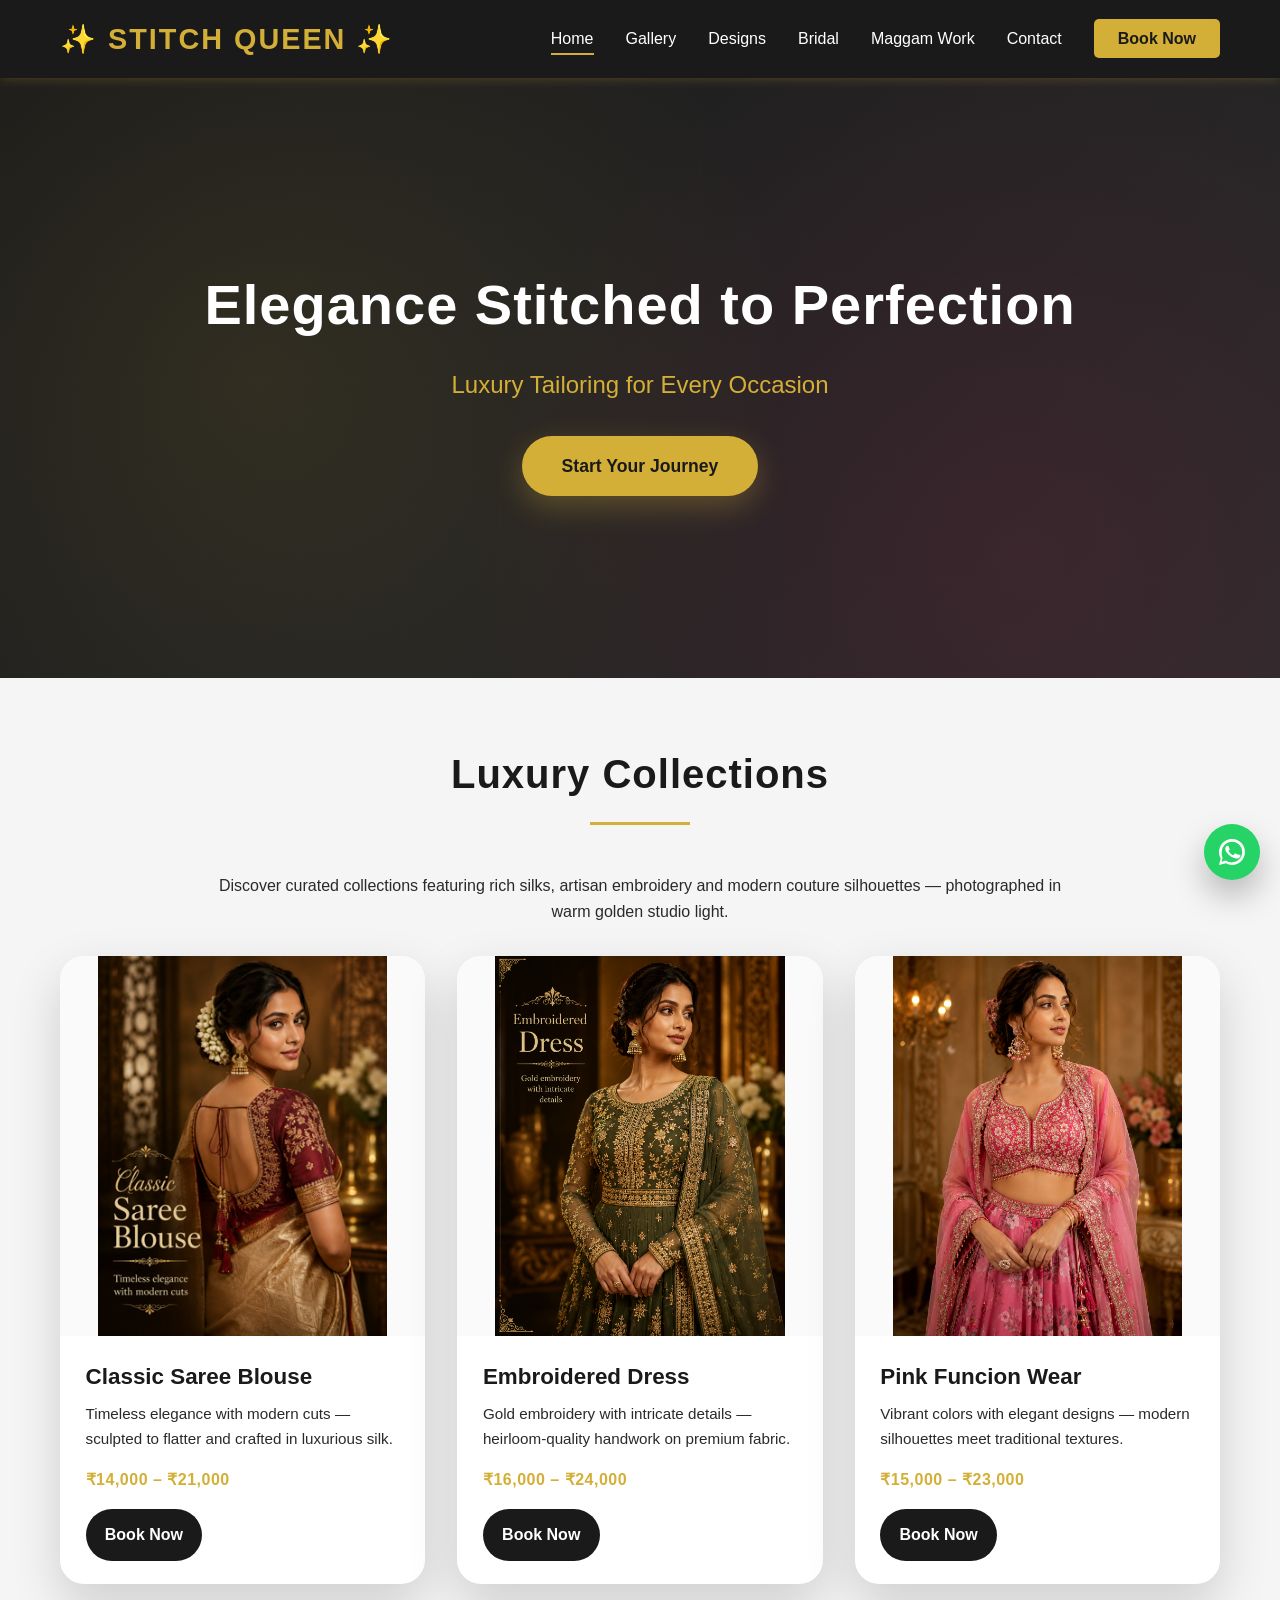
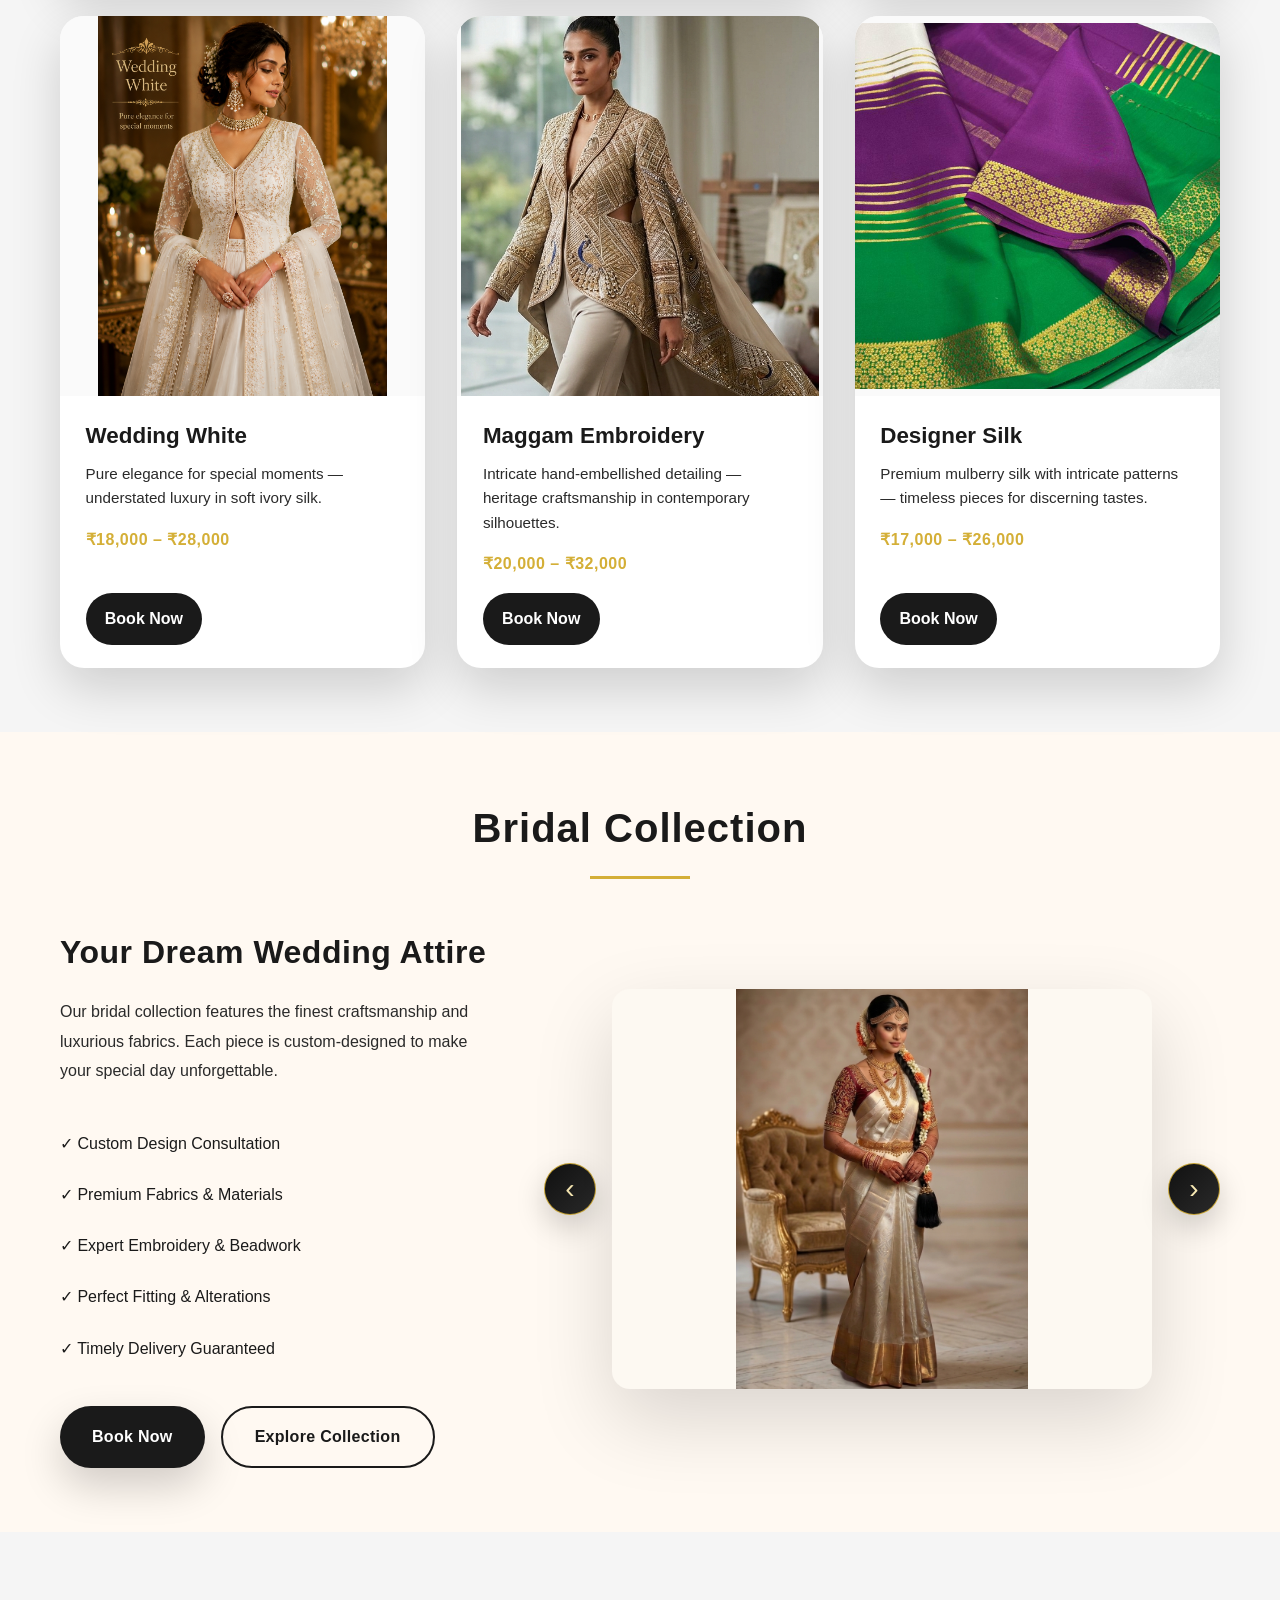
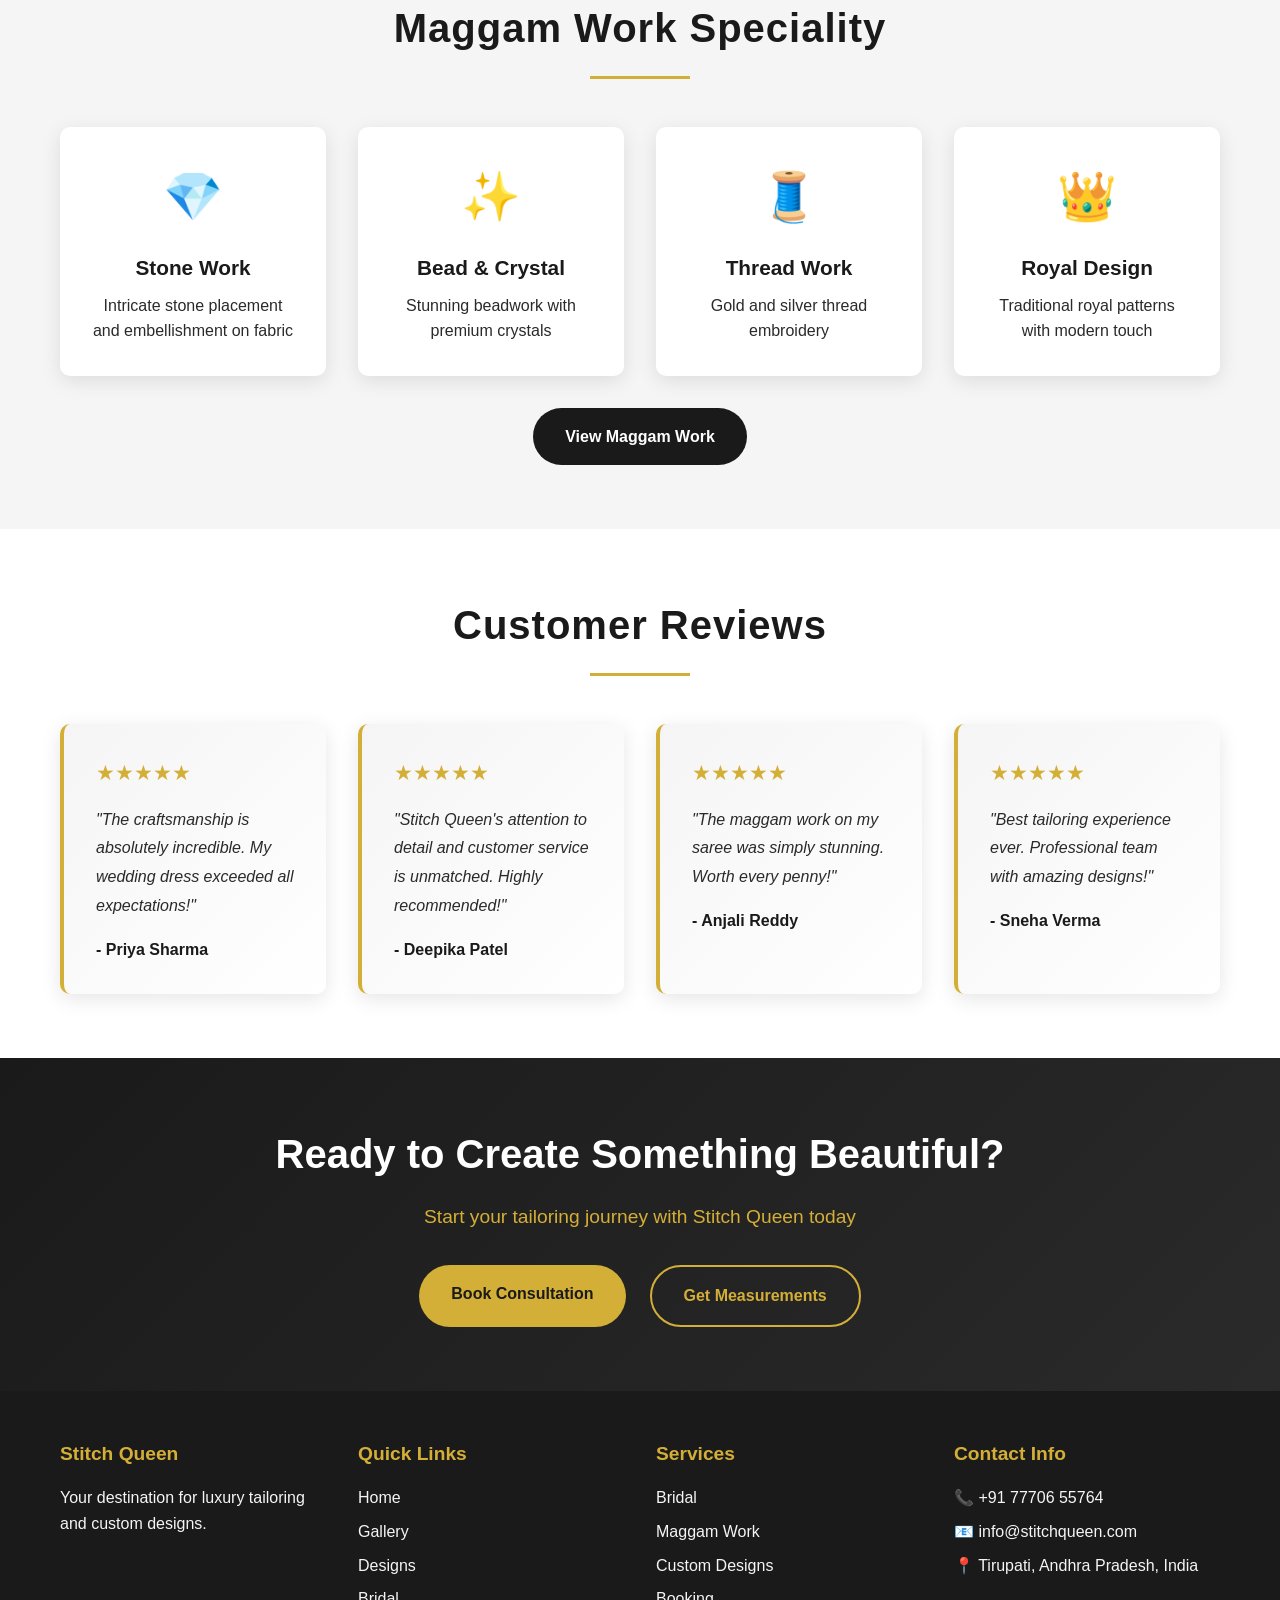
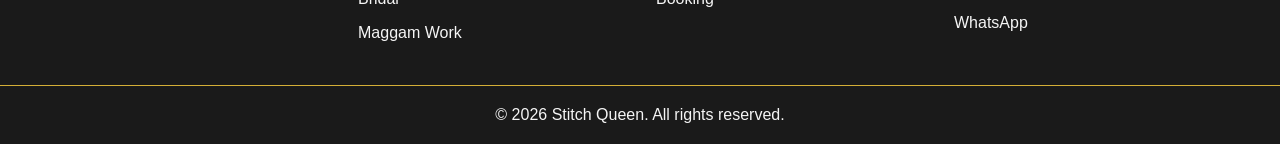
<file: frontend/index.html>
<!DOCTYPE html>
<html lang="en">
<head>
    <meta charset="UTF-8">
    <meta name="viewport" content="width=device-width, initial-scale=1.0">
    <title>Stitch Queen - Luxury Tailoring Boutique</title>
    <meta name="description" content="Stitch Queen is a luxury tailoring boutique in Tirupati, Andhra Pradesh offering custom bridal wear, maggam work, blouse stitching and designer outfits.">
    <meta name="keywords" content="Tailor, Bridal Wear, Maggam Work, Blouse Stitching, Custom Designs, Fashion Designer, Boutique">
    <meta property="og:title" content="Stitch Queen - Luxury Tailoring Boutique">
    <meta property="og:description" content="Premium custom tailoring, bridal wear, maggam work and designer clothing from Stitch Queen in Tirupati.">
    <meta property="og:type" content="website">
    <meta property="og:image" content="images/favicon.svg">
    <meta property="og:url" content="https://stitchqueen.example.com/index.html">
    <link rel="icon" type="image/svg+xml" href="images/favicon.svg">
    <link rel="stylesheet" href="css/style.css">
</head>
<body>
    <!-- Navigation Bar -->
    <nav class="navbar">
        <div class="navbar-container">
            <div class="logo">
                <h1>✨ STITCH QUEEN ✨</h1>
            </div>
            <ul class="nav-menu">
                <li><a href="index.html" class="nav-link active">Home</a></li>
                <li><a href="gallery.html" class="nav-link">Gallery</a></li>
                <li><a href="designs.html" class="nav-link">Designs</a></li>
                <li><a href="bridal.html" class="nav-link">Bridal</a></li>
                <li><a href="maggam.html" class="nav-link">Maggam Work</a></li>
                <li><a href="contact.html" class="nav-link">Contact</a></li>
                <li><a href="booking.html" class="nav-link booking-btn">Book Now</a></li>
            </ul>
            <div class="hamburger" id="hamburger">
                <span></span>
                <span></span>
                <span></span>
            </div>
        </div>
    </nav>

    <!-- Hero Section -->
    <section class="hero">
        <div class="hero-content">
            <h2 class="hero-title">Elegance Stitched to Perfection</h2>
            <p class="hero-subtitle">Luxury Tailoring for Every Occasion</p>
            <a href="booking.html" class="hero-btn">Start Your Journey</a>
        </div>
        <div class="hero-overlay"></div>
    </section>

    <!-- Premium Collections Section -->
    <section class="trending-section">
        <div class="container">
            <h2 class="section-title">Luxury Collections</h2>
            <p style="text-align:center; color:var(--dark-gray); max-width:860px; margin:0 auto 2rem;">Discover curated collections featuring rich silks, artisan embroidery and modern couture silhouettes — photographed in warm golden studio light.</p>

            <div class="trending-grid">
                <!-- Classic Saree Blouse -->
                <div class="trend-card fashion-card">
                    <div class="fashion-card-media" style="background-color:#f5c484;">
                        <img class="fashion-card-image" src="images/home/classicsareeblouse.png" alt="Classic Saree Blouse">
                        <div class="fashion-card-overlay"></div>
                    </div>
                    <div class="fashion-card-content">
                        <div class="fashion-card-body">
                            <h3>Classic Saree Blouse</h3>
                            <p>Timeless elegance with modern cuts — sculpted to flatter and crafted in luxurious silk.</p>
                            <span class="fashion-card-tag">₹14,000 – ₹21,000</span>
                        </div>
                        <div class="fashion-card-footer"><a href="booking.html">Book Now</a></div>
                    </div>
                </div>

                <!-- Embroidered Dress -->
                <div class="trend-card fashion-card">
                    <div class="fashion-card-media" style="background-color:#8bc2e7;">
                        <img class="fashion-card-image" src="images/home/embroidereddress.png" alt="Embroidered Dress">
                        <div class="fashion-card-overlay"></div>
                    </div>
                    <div class="fashion-card-content">
                        <div class="fashion-card-body">
                            <h3>Embroidered Dress</h3>
                            <p>Gold embroidery with intricate details — heirloom-quality handwork on premium fabric.</p>
                            <span class="fashion-card-tag">₹16,000 – ₹24,000</span>
                        </div>
                        <div class="fashion-card-footer"><a href="booking.html">Book Now</a></div>
                    </div>
                </div>

                <!-- Pink Function Wear -->
                <div class="trend-card fashion-card">
                    <div class="fashion-card-media" style="background-color:#a37493;">
                        <img class="fashion-card-image" src="images/home/pinkfunctionwear.png" alt="Pink Fusion Wear">
                        <div class="fashion-card-overlay"></div>
                    </div>
                    <div class="fashion-card-content">
                        <div class="fashion-card-body">
                            <h3>Pink Funcion Wear</h3>
                            <p>Vibrant colors with elegant designs — modern silhouettes meet traditional textures.</p>
                            <span class="fashion-card-tag">₹15,000 – ₹23,000</span>
                        </div>
                        <div class="fashion-card-footer"><a href="booking.html">Book Now</a></div>
                    </div>
                </div>

                <!-- Wedding White -->
                <div class="trend-card fashion-card">
                    <div class="fashion-card-media" style="background-color:#dd7982;">
                        <img class="fashion-card-image" src="images/home/weddingwhite.png" alt="Wedding White Collection">
                        <div class="fashion-card-overlay"></div>
                    </div>
                    <div class="fashion-card-content">
                        <div class="fashion-card-body">
                            <h3>Wedding White</h3>
                            <p>Pure elegance for special moments — understated luxury in soft ivory silk.</p>
                            <span class="fashion-card-tag">₹18,000 – ₹28,000</span>
                        </div>
                        <div class="fashion-card-footer"><a href="booking.html">Book Now</a></div>
                    </div>
                </div>

                <!-- Maggam Embroidery -->
                <div class="trend-card fashion-card">
                    <div class="fashion-card-media" style="background-color:#c4a69d;">
                        <img class="fashion-card-image" src="images/home/maggamembroidery.png" alt="Maggam Embroidery">
                        <div class="fashion-card-overlay"></div>
                    </div>
                    <div class="fashion-card-content">
                        <div class="fashion-card-body">
                            <h3>Maggam Embroidery</h3>
                            <p>Intricate hand-embellished detailing — heritage craftsmanship in contemporary silhouettes.</p>
                            <span class="fashion-card-tag">₹20,000 – ₹32,000</span>
                        </div>
                        <div class="fashion-card-footer"><a href="booking.html">Book Now</a></div>
                    </div>
                </div>

                <!-- Designer Silk Collection -->
                <div class="trend-card fashion-card">
                    <div class="fashion-card-media" style="background-color:#6b8e9e;">
                        <img class="fashion-card-image" src="images/home/designersilk.png" alt="Designer Silk Collection">
                        <div class="fashion-card-overlay"></div>
                    </div>
                    <div class="fashion-card-content">
                        <div class="fashion-card-body">
                            <h3>Designer Silk</h3>
                            <p>Premium mulberry silk with intricate patterns — timeless pieces for discerning tastes.</p>
                            <span class="fashion-card-tag">₹17,000 – ₹26,000</span>
                        </div>
                        <div class="fashion-card-footer"><a href="booking.html">Book Now</a></div>
                    </div>
                </div>
            </div>
        </div>
    </section>

    <!-- Bridal Collection Section -->
    <section class="bridal-section">
        <div class="container">
            <h2 class="section-title">Bridal Collection</h2>
            <div class="bridal-content">
                <div class="bridal-text">
                    <span class="section-subtitle">Your Dream Wedding Attire</span>
                    <p>Our bridal collection features the finest craftsmanship and luxurious fabrics. Each piece is custom-designed to make your special day unforgettable.</p>
                    <ul class="bridal-features">
                        <li>✓ Custom Design Consultation</li>
                        <li>✓ Premium Fabrics & Materials</li>
                        <li>✓ Expert Embroidery & Beadwork</li>
                        <li>✓ Perfect Fitting & Alterations</li>
                        <li>✓ Timely Delivery Guaranteed</li>
                    </ul>
                    <div class="bridal-actions">
                        <a href="booking.html" class="bridal-btn primary">Book Now</a>
                        <a href="bridal.html" class="bridal-btn secondary">Explore Collection</a>
                    </div>
                </div>
                <div class="bridal-image">
                    <div class="bridal-slider" aria-label="Bridal collection slider">
                        <button class="slider-arrow prev" aria-label="Previous slide">‹</button>
                        <div class="slides-wrapper">
                            <div class="slides">
                                <div class="slide" data-index="0">
                                    <img src="images/home/bridalcollection1.png" alt="Bridal Collection 1" />
                                </div>
                                <div class="slide" data-index="1">
                                    <img src="images/home/bridalcollection2.png" alt="Bridal Collection 2" />
                                </div>
                                <div class="slide" data-index="2">
                                    <img src="images/home/bridalcollection3.png" alt="Bridal Collection 3" />
                                </div>
                            </div>
                        </div>
                        <button class="slider-arrow next" aria-label="Next slide">›</button>
                    </div>
                </div>
            </div>
        </div>
    </section>

    <!-- Maggam Work Section -->
    <section class="maggam-section">
        <div class="container">
            <h2 class="section-title">Maggam Work Speciality</h2>
            <div class="maggam-grid">
                <div class="maggam-item">
                    <div class="maggam-icon">💎</div>
                    <h3>Stone Work</h3>
                    <p>Intricate stone placement and embellishment on fabric</p>
                </div>
                <div class="maggam-item">
                    <div class="maggam-icon">✨</div>
                    <h3>Bead & Crystal</h3>
                    <p>Stunning beadwork with premium crystals</p>
                </div>
                <div class="maggam-item">
                    <div class="maggam-icon">🧵</div>
                    <h3>Thread Work</h3>
                    <p>Gold and silver thread embroidery</p>
                </div>
                <div class="maggam-item">
                    <div class="maggam-icon">👑</div>
                    <h3>Royal Design</h3>
                    <p>Traditional royal patterns with modern touch</p>
                </div>
            </div>
            <a href="maggam.html" class="view-more-btn">View Maggam Work</a>
        </div>
    </section>

    <!-- Customer Reviews Section -->
    <section class="reviews-section">
        <div class="container">
            <h2 class="section-title">Customer Reviews</h2>
            <div class="reviews-grid">
                <div class="review-card">
                    <div class="stars">★★★★★</div>
                    <p class="review-text">"The craftsmanship is absolutely incredible. My wedding dress exceeded all expectations!"</p>
                    <p class="review-author">- Priya Sharma</p>
                </div>

                <div class="review-card">
                    <div class="stars">★★★★★</div>
                    <p class="review-text">"Stitch Queen's attention to detail and customer service is unmatched. Highly recommended!"</p>
                    <p class="review-author">- Deepika Patel</p>
                </div>

                <div class="review-card">
                    <div class="stars">★★★★★</div>
                    <p class="review-text">"The maggam work on my saree was simply stunning. Worth every penny!"</p>
                    <p class="review-author">- Anjali Reddy</p>
                </div>

                <div class="review-card">
                    <div class="stars">★★★★★</div>
                    <p class="review-text">"Best tailoring experience ever. Professional team with amazing designs!"</p>
                    <p class="review-author">- Sneha Verma</p>
                </div>
            </div>
        </div>
    </section>

    <!-- Call to Action Section -->
    <section class="cta-section">
        <div class="container">
            <h2>Ready to Create Something Beautiful?</h2>
            <p>Start your tailoring journey with Stitch Queen today</p>
            <div class="cta-buttons">
                <a href="booking.html" class="cta-btn primary">Book Consultation</a>
                <a href="measurements.html" class="cta-btn secondary">Get Measurements</a>
            </div>
        </div>
    </section>

    <!-- Footer -->
    <footer class="footer">
        <div class="footer-container">
            <div class="footer-section">
                <h3>Stitch Queen</h3>
                <p>Your destination for luxury tailoring and custom designs.</p>
            </div>
            <div class="footer-section">
                <h4>Quick Links</h4>
                <ul>
                    <li><a href="index.html">Home</a></li>
                    <li><a href="gallery.html">Gallery</a></li>
                    <li><a href="designs.html">Designs</a></li>
                    <li><a href="bridal.html">Bridal</a></li>
                    <li><a href="maggam.html">Maggam Work</a></li>
                </ul>
            </div>
            <div class="footer-section">
                <h4>Services</h4>
                <ul>
                    <li><a href="bridal.html">Bridal</a></li>
                    <li><a href="maggam.html">Maggam Work</a></li>
                    <li><a href="designs.html">Custom Designs</a></li>
                    <li><a href="booking.html">Booking</a></li>
                </ul>
            </div>
            <div class="footer-section">
                <h4>Contact Info</h4>
                <p>📞 +91 77706 55764</p>
                <p>📧 info@stitchqueen.com</p>
                <p>📍 Tirupati, Andhra Pradesh, India</p>
                <p class="mt-2"><a href="https://wa.me/917780655764" target="_blank" rel="noopener noreferrer">WhatsApp</a></p>
            </div>
        </div>
        <div class="footer-bottom">
            <p>&copy; 2026 Stitch Queen. All rights reserved.</p>
        </div>
    </footer>

    <a href="https://wa.me/917780655764" class="whatsapp-float" target="_blank" rel="noopener noreferrer" aria-label="Chat with Stitch Queen on WhatsApp">
        <svg viewBox="0 0 24 24" fill="currentColor" aria-hidden="true">
            <path d="M20.52 3.48A11.9 11.9 0 0012 0C5.38 0 0 5.38 0 12c0 2.1.55 4.13 1.6 5.9L0 24l6.4-1.65A11.9 11.9 0 0012 24c6.62 0 12-5.38 12-12 0-3.2-1.25-6.2-3.48-8.52zm-8.6 18.16c-1.9 0-3.78-.5-5.38-1.45l-.38-.24-3.8.98.99-3.71-.26-.37A9.46 9.46 0 012.6 12c0-5.22 4.24-9.45 9.45-9.45 2.52 0 4.9.98 6.7 2.76A9.41 9.41 0 0121.45 12c0 5.22-4.24 9.45-9.45 9.45zm5.4-7.3c-.3-.15-1.8-.9-2.08-1-.28-.1-.48-.15-.68.15-.2.3-.76 1-.93 1.2-.17.2-.34.19-.63.05-.3-.15-1.25-.46-2.38-1.47-.88-.78-1.48-1.74-1.66-2.04-.17-.3-.02-.46.13-.61.14-.14.3-.35.45-.52.15-.17.2-.29.3-.48.1-.2.05-.38-.02-.53-.08-.15-.68-1.65-.93-2.26-.24-.59-.5-.51-.68-.52h-.59c-.2 0-.5.07-.76.35-.27.28-1.05 1.03-1.05 2.5 0 1.46 1.08 2.88 1.23 3.08.15.2 2.12 3.24 5.12 4.54 1.06.46 1.88.73 2.52.93 1.06.34 2.02.29 2.79.18.85-.13 1.8-.73 2.06-1.44.26-.71.26-1.32.18-1.45-.08-.13-.28-.2-.58-.35z"/>
        </svg>
    </a>

    <script src="js/script.js"></script>
</body>
</html>
</file>
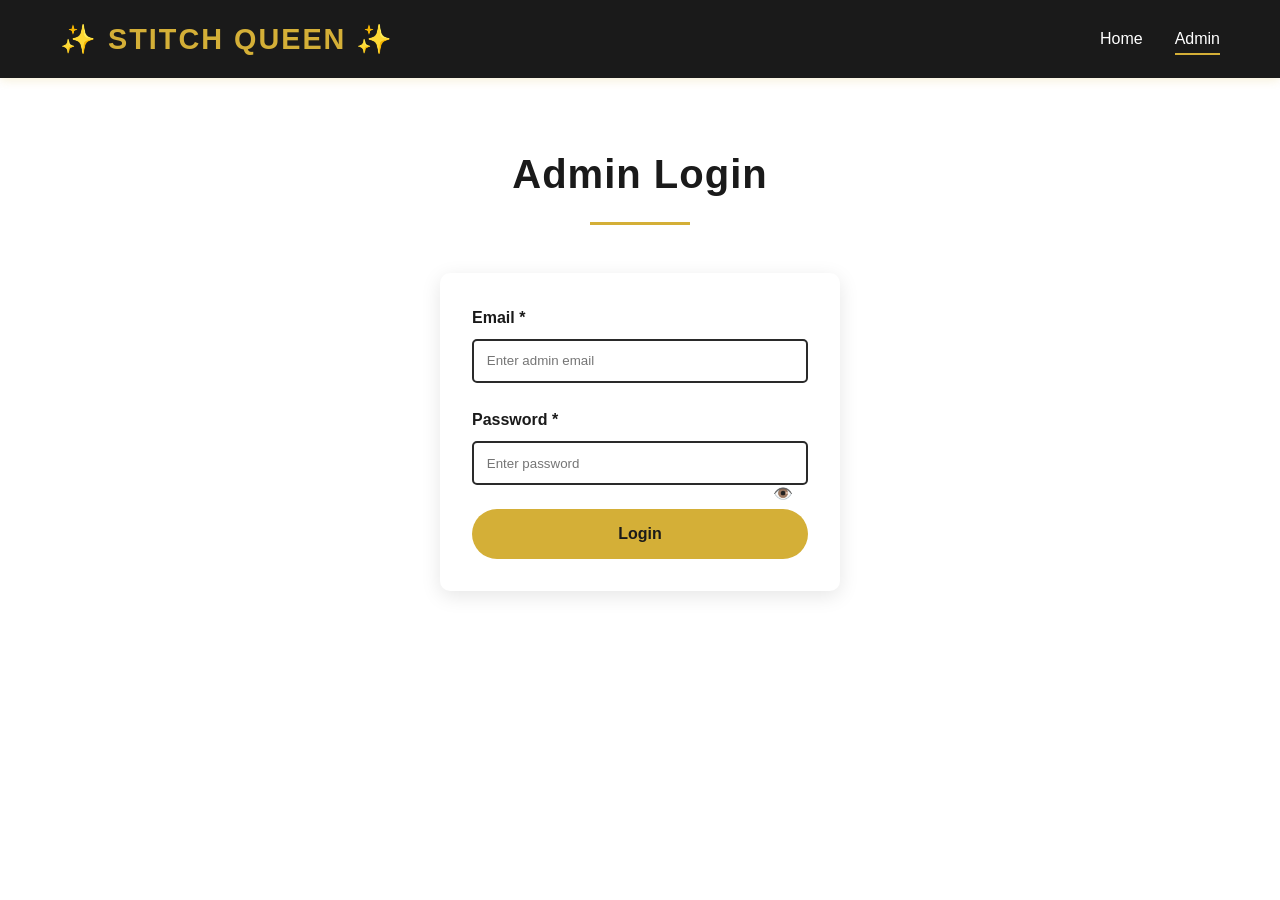
<file: frontend/admin.html>
<!DOCTYPE html>
<html lang="en">
<head>
    <meta charset="UTF-8">
    <meta name="viewport" content="width=device-width, initial-scale=1.0">
    <title>Admin Panel - Stitch Queen</title>
    <meta name="description" content="Secure admin access for Stitch Queen tailoring website management.">
    <meta property="og:title" content="Admin Panel - Stitch Queen">
    <meta property="og:description" content="Manage orders, appointments, and inventory for Stitch Queen.">
    <meta property="og:type" content="website">
    <meta property="og:image" content="images/favicon.svg">
    <link rel="icon" type="image/svg+xml" href="images/favicon.svg">
    <link rel="stylesheet" href="css/style.css">
    <style>
        .admin-container {
            display: grid;
            grid-template-columns: 250px 1fr;
            gap: 0;
            min-height: calc(100vh - 200px);
        }

        .admin-sidebar {
            background-color: #1a1a1a;
            padding: 2rem 0;
            position: sticky;
            top: 60px;
        }

        .admin-sidebar ul {
            list-style: none;
        }

        .admin-sidebar li {
            margin: 0;
        }

        .admin-sidebar a {
            display: block;
            color: #ffffff;
            text-decoration: none;
            padding: 1rem 1.5rem;
            transition: var(--transition);
            border-left: 4px solid transparent;
        }

        .admin-sidebar a:hover {
            background-color: var(--primary-gold);
            color: var(--primary-black);
            border-left-color: var(--primary-gold);
        }

        .admin-sidebar a.active {
            background-color: var(--primary-gold);
            color: var(--primary-black);
            border-left-color: var(--primary-gold);
        }

        .admin-content {
            padding: 2rem;
            background-color: #f5f5f5;
        }

        .admin-card {
            background-color: var(--primary-white);
            padding: 2rem;
            border-radius: 10px;
            margin-bottom: 2rem;
            box-shadow: 0 5px 20px rgba(0, 0, 0, 0.1);
        }

        .login-form {
            max-width: 400px;
            margin: 0 auto;
            background-color: var(--primary-white);
            padding: 2rem;
            border-radius: 10px;
            box-shadow: 0 5px 20px rgba(0, 0, 0, 0.1);
        }

        .stats-grid {
            display: grid;
            grid-template-columns: repeat(auto-fit, minmax(150px, 1fr));
            gap: 1rem;
            margin-bottom: 2rem;
        }

        .stat-card {
            background: linear-gradient(135deg, var(--primary-gold) 0%, #f0d885 100%);
            color: var(--primary-black);
            padding: 1.5rem;
            border-radius: 10px;
            text-align: center;
        }

        .stat-card h3 {
            font-size: 2.5rem;
            margin: 0;
        }

        .stat-card p {
            margin: 0.5rem 0 0 0;
            font-weight: 600;
        }

        @media (max-width: 768px) {
            .admin-container {
                grid-template-columns: 1fr;
            }

            .admin-sidebar {
                position: static;
                padding: 1rem 0;
            }

            .admin-sidebar a {
                padding: 0.7rem 1rem;
                font-size: 0.9rem;
            }
        }
    </style>
</head>
<body>
    <!-- Navigation Bar -->
    <nav class="navbar">
        <div class="navbar-container">
            <div class="logo">
                <h1>✨ STITCH QUEEN ✨</h1>
            </div>
            <ul class="nav-menu">
                <li><a href="index.html" class="nav-link">Home</a></li>
                <li><a href="admin.html" class="nav-link active">Admin</a></li>
            </ul>
            <div class="hamburger" id="hamburger">
                <span></span>
                <span></span>
                <span></span>
            </div>
        </div>
    </nav>

    <!-- Login Form (Initially Shown) -->
    <section id="loginSection" style="padding: 4rem 0; display: none;">
        <div class="container">
            <h2 class="section-title">Admin Login</h2>
            <div class="login-form">
                <form id="adminLoginForm" onsubmit="handleAdminLogin(event)">
                    <div class="form-group">
                        <label for="adminEmail">Email *</label>
                        <input type="email" id="adminEmail" name="email" placeholder="Enter admin email" required>
                    </div>

                    <div class="form-group">
                        <label for="adminPassword">Password *</label>
                        <div style="position: relative;">
                            <input type="password" id="adminPassword" name="password" placeholder="Enter password" required>
                            <span style="position: absolute; right: 15px; top: 40px; cursor: pointer; color: #d4af37;" onclick="togglePasswordVisibility('adminPassword')">👁️</span>
                        </div>
                    </div>

                    <button type="submit" class="submit-btn">Login</button>
                </form>
            </div>
        </div>
    </section>

    <!-- Admin Dashboard (Shown After Login) -->
    <section id="adminDashboard" style="display: none;">
        <div style="display: flex; height: calc(100vh - 60px);">
            <!-- Sidebar -->
            <div class="admin-sidebar">
                <ul>
                    <li><a href="#" class="active" onclick="showAdminSection('dashboard')">📊 Dashboard</a></li>
                    <li><a href="#" onclick="showAdminSection('bookings')">📋 Bookings</a></li>
                    <li><a href="#" onclick="showAdminSection('customers')">👥 Customers</a></li>
                    <li><a href="#" onclick="showAdminSection('orders')">📦 Orders</a></li>
                    <li><a href="#" onclick="showAdminSection('settings')">⚙️ Settings</a></li>
                    <li><a href="#" onclick="handleAdminLogout()">🚪 Logout</a></li>
                </ul>
            </div>

            <!-- Content -->
            <div class="admin-content" style="flex: 1; overflow-y: auto;">
                <!-- Dashboard Section -->
                <div id="dashboard" class="admin-section">
                    <h2 style="color: #1a1a1a; margin-bottom: 2rem;">Welcome to Admin Dashboard</h2>
                    
                    <div class="stats-grid">
                        <div class="stat-card">
                            <h3>42</h3>
                            <p>Total Bookings</p>
                        </div>
                        <div class="stat-card">
                            <h3>28</h3>
                            <p>Completed</p>
                        </div>
                        <div class="stat-card">
                            <h3>12</h3>
                            <p>Pending</p>
                        </div>
                        <div class="stat-card">
                            <h3>2</h3>
                            <p>Cancelled</p>
                        </div>
                    </div>

                    <div class="admin-card">
                        <h3 style="color: #1a1a1a; margin-bottom: 1rem;">Recent Activity</h3>
                        <p style="color: #2a2a2a;">Latest bookings and updates will appear here.</p>
                    </div>
                </div>

                <!-- Bookings Section -->
                <div id="bookings" class="admin-section" style="display: none;">
                    <h2 style="color: #1a1a1a; margin-bottom: 2rem;">Manage Bookings</h2>
                    <div class="admin-card">
                        <h3 style="color: #1a1a1a; margin-bottom: 1rem;">All Bookings</h3>
                        <div style="overflow-x: auto;">
                            <table>
                                <thead>
                                    <tr>
                                        <th>Booking ID</th>
                                        <th>Customer</th>
                                        <th>Service</th>
                                        <th>Date</th>
                                        <th>Status</th>
                                    </tr>
                                </thead>
                                <tbody>
                                    <tr>
                                        <td>#001</td>
                                        <td>Priya Sharma</td>
                                        <td>Bridal</td>
                                        <td>2026-06-15</td>
                                        <td><span style="background-color: #4caf50; color: white; padding: 0.3rem 0.6rem; border-radius: 3px;">Confirmed</span></td>
                                    </tr>
                                    <tr>
                                        <td>#002</td>
                                        <td>Deepika Singh</td>
                                        <td>Maggam Work</td>
                                        <td>2026-06-20</td>
                                        <td><span style="background-color: #ff9800; color: white; padding: 0.3rem 0.6rem; border-radius: 3px;">Pending</span></td>
                                    </tr>
                                </tbody>
                            </table>
                        </div>
                    </div>
                </div>

                <!-- Customers Section -->
                <div id="customers" class="admin-section" style="display: none;">
                    <h2 style="color: #1a1a1a; margin-bottom: 2rem;">Manage Customers</h2>
                    <div class="admin-card">
                        <h3 style="color: #1a1a1a; margin-bottom: 1rem;">Customer List</h3>
                        <div style="overflow-x: auto;">
                            <table>
                                <thead>
                                    <tr>
                                        <th>Customer Name</th>
                                        <th>Email</th>
                                        <th>Phone</th>
                                        <th>Total Orders</th>
                                    </tr>
                                </thead>
                                <tbody>
                                    <tr>
                                        <td>Priya Sharma</td>
                                        <td>priya@email.com</td>
                                        <td>(555) 123-4567</td>
                                        <td>5</td>
                                    </tr>
                                    <tr>
                                        <td>Deepika Singh</td>
                                        <td>deepika@email.com</td>
                                        <td>(555) 234-5678</td>
                                        <td>3</td>
                                    </tr>
                                </tbody>
                            </table>
                        </div>
                    </div>
                </div>

                <!-- Orders Section -->
                <div id="orders" class="admin-section" style="display: none;">
                    <h2 style="color: #1a1a1a; margin-bottom: 2rem;">Manage Orders</h2>
                    <div class="admin-card">
                        <h3 style="color: #1a1a1a; margin-bottom: 1rem;">Order Management</h3>
                        <p style="color: #2a2a2a;">View and manage all customer orders here.</p>
                    </div>
                </div>

                <!-- Settings Section -->
                <div id="settings" class="admin-section" style="display: none;">
                    <h2 style="color: #1a1a1a; margin-bottom: 2rem;">Settings</h2>
                    <div class="admin-card">
                        <h3 style="color: #1a1a1a; margin-bottom: 1rem;">Admin Settings</h3>
                        <form>
                            <div class="form-group">
                                <label>Business Name</label>
                                <input type="text" value="Stitch Queen" readonly>
                            </div>
                            <div class="form-group">
                                <label>Email</label>
                                <input type="email" value="info@stitchqueen.com" readonly>
                            </div>
                            <div class="form-group">
                                <label>Phone</label>
                                <input type="tel" value="+91 77706 55764" readonly>
                            </div>
                            <div class="form-group">
                                <label>Address</label>
                                <input type="text" value="Tirupati, Andhra Pradesh, India" readonly>
                            </div>
                        </form>
                    </div>
                </div>
            </div>
        </div>
    </section>

    <script src="js/script.js"></script>
    <script>
        // Check if admin is logged in on page load
        window.addEventListener('load', function() {
            const isAdminLogged = localStorage.getItem('adminLoggedIn');
            if (isAdminLogged === 'true') {
                showAdminDashboard();
            } else {
                document.getElementById('loginSection').style.display = 'block';
            }
        });

        function handleAdminLogin(event) {
            event.preventDefault();
            const email = document.getElementById('adminEmail').value;
            const password = document.getElementById('adminPassword').value;

            // Simple validation (in production, this should be server-side)
            if (email === 'admin@stitchqueen.com' && password === 'stitchqueen123') {
                localStorage.setItem('adminLoggedIn', 'true');
                showAdminDashboard();
                alert('Login successful!');
            } else {
                alert('Invalid credentials. Use admin@stitchqueen.com / stitchqueen123');
            }
        }

        function showAdminDashboard() {
            document.getElementById('loginSection').style.display = 'none';
            document.getElementById('adminDashboard').style.display = 'block';
        }

        function showAdminSection(sectionId) {
            event.preventDefault();
            const sections = document.querySelectorAll('.admin-section');
            sections.forEach(section => section.style.display = 'none');
            document.getElementById(sectionId).style.display = 'block';

            // Update active nav link
            const links = document.querySelectorAll('.admin-sidebar a');
            links.forEach(link => link.classList.remove('active'));
            event.target.classList.add('active');
        }

        function handleAdminLogout() {
            event.preventDefault();
            localStorage.removeItem('adminLoggedIn');
            document.getElementById('adminDashboard').style.display = 'none';
            document.getElementById('loginSection').style.display = 'block';
            document.getElementById('adminLoginForm').reset();
            alert('Logged out successfully!');
        }
    </script>
</body>
</html>
</file>
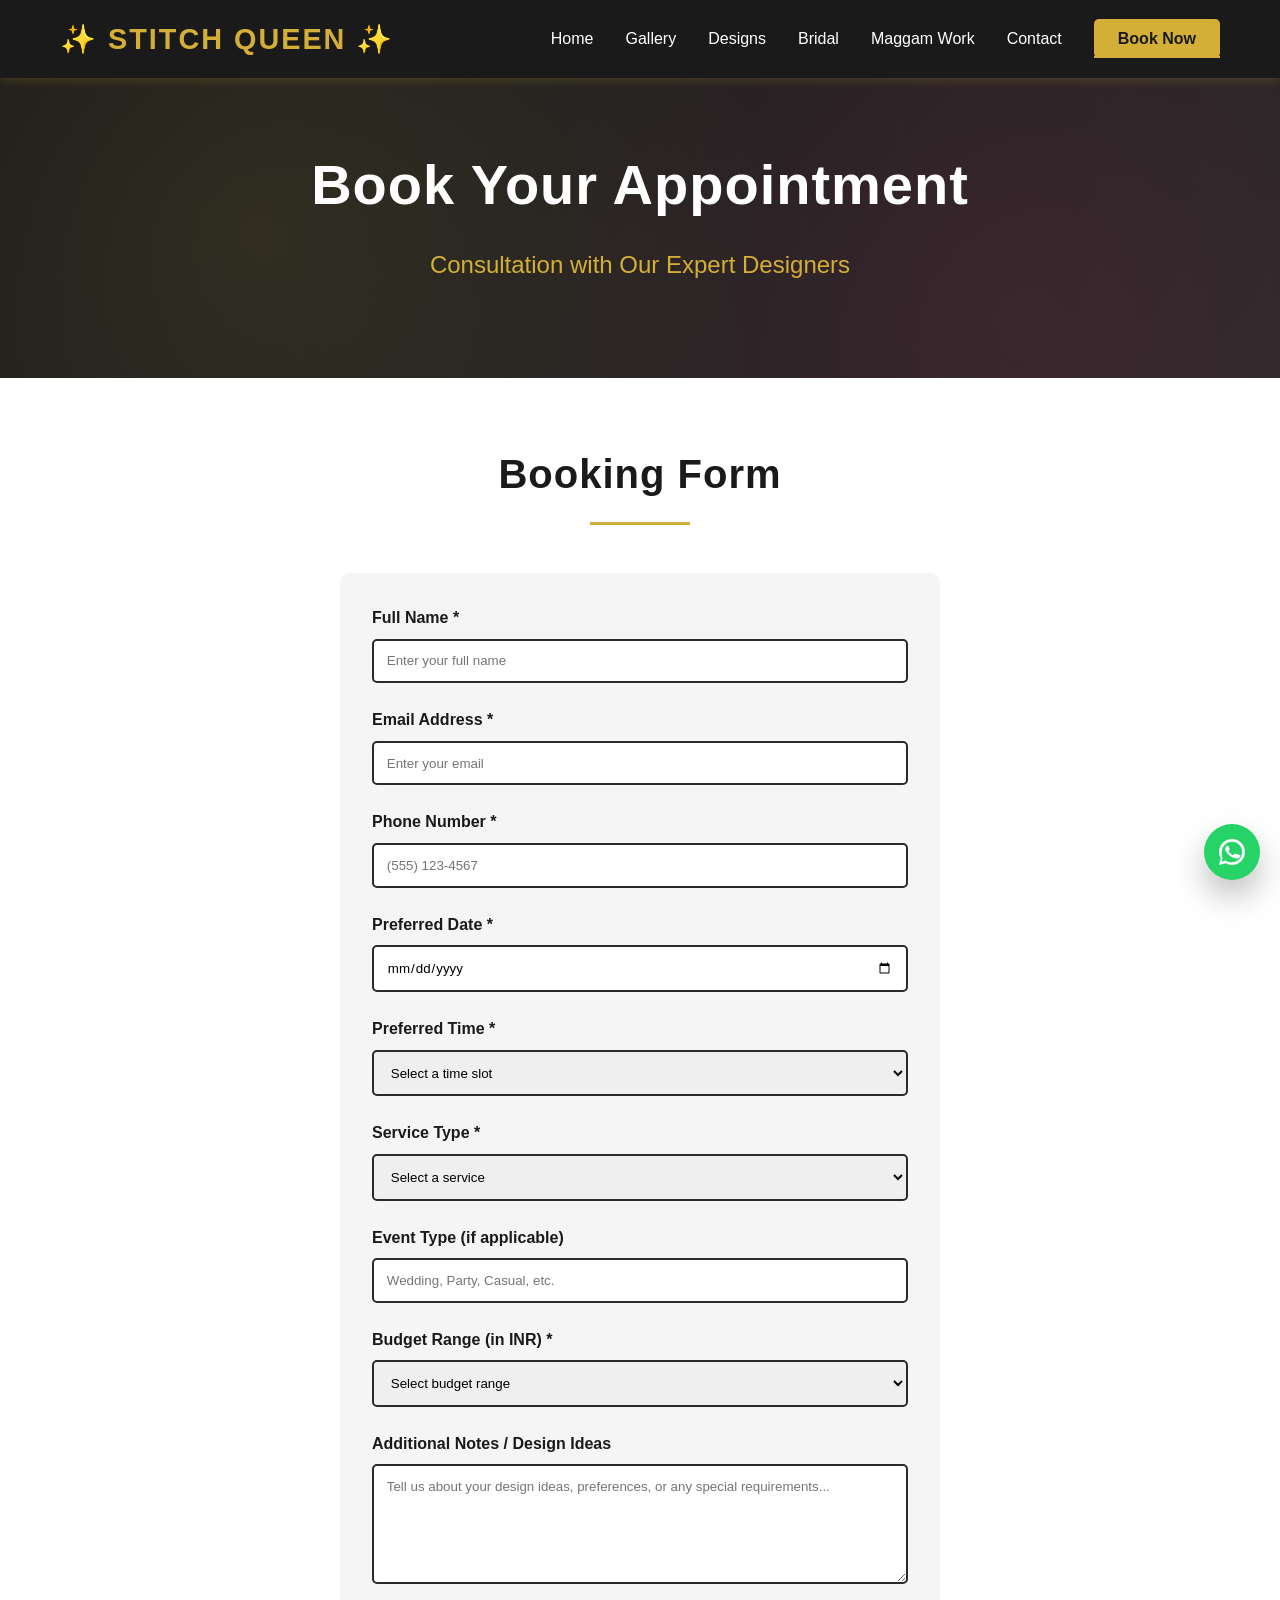
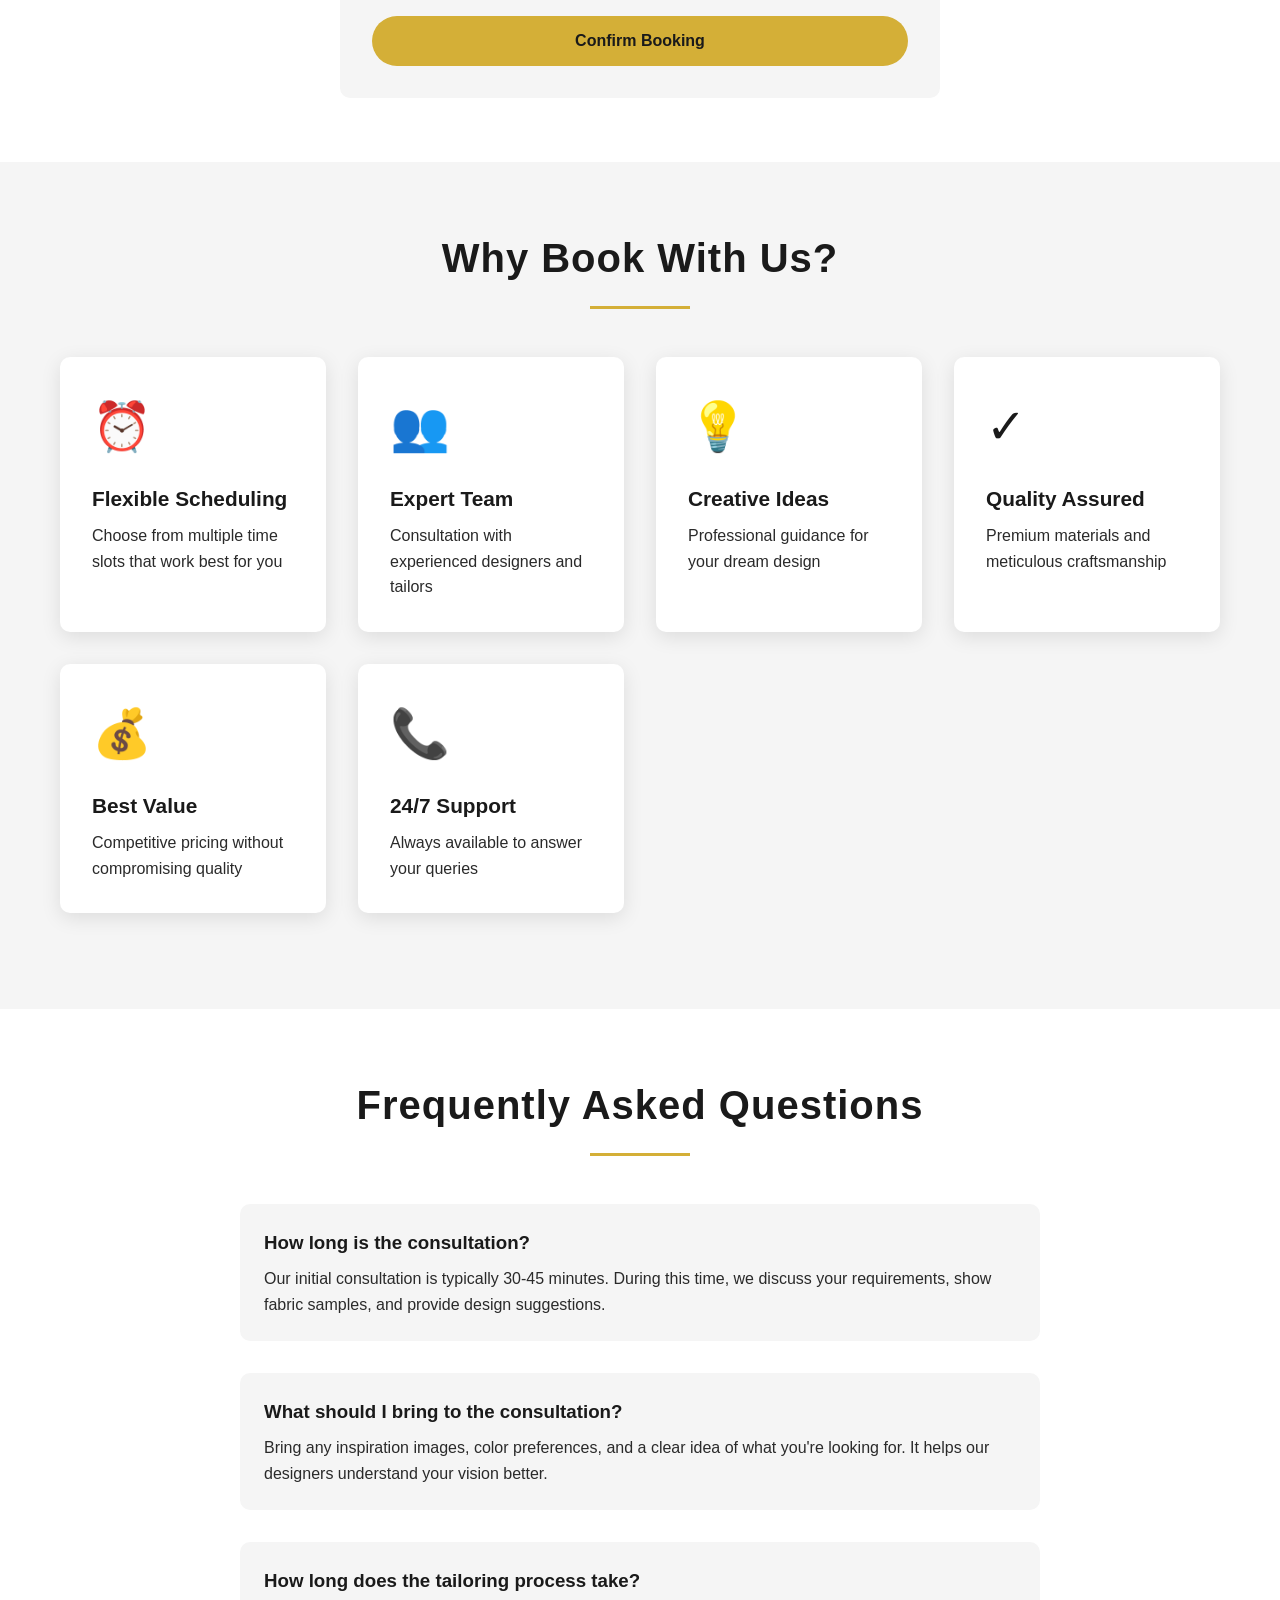
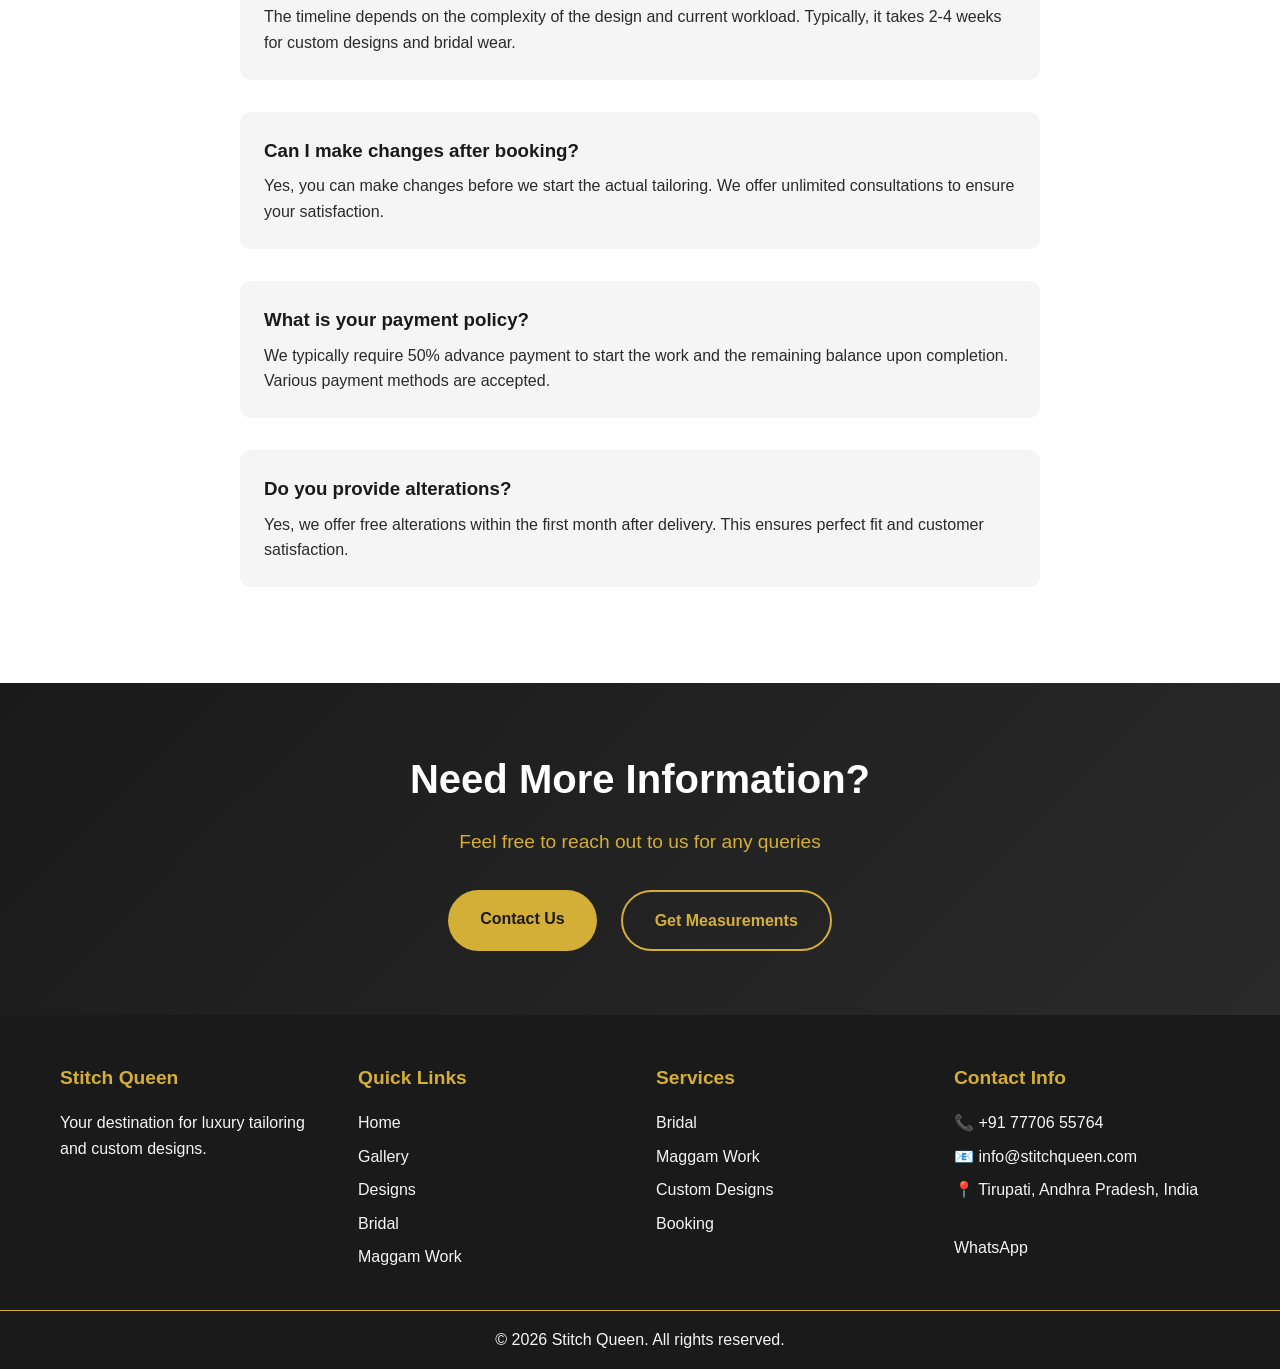
<file: frontend/booking.html>
<!DOCTYPE html>
<html lang="en">
<head>
    <meta charset="UTF-8">
    <meta name="viewport" content="width=device-width, initial-scale=1.0">
    <title>Booking - Stitch Queen</title>
    <meta name="description" content="Book your consultation at Stitch Queen for custom tailoring, bridal wear, maggam work and blouse stitching in Tirupati.">
    <meta name="keywords" content="Tailor, Bridal Wear, Maggam Work, Blouse Stitching, Custom Designs, Fashion Designer, Boutique">
    <meta property="og:title" content="Book an Appointment - Stitch Queen">
    <meta property="og:description" content="Secure your appointment for premium tailoring and bespoke bridal wear in Andhra Pradesh.">
    <meta property="og:type" content="website">
    <meta property="og:image" content="images/favicon.svg">
    <meta property="og:url" content="https://stitchqueen.example.com/booking.html">
    <link rel="icon" type="image/svg+xml" href="images/favicon.svg">
    <link rel="stylesheet" href="css/style.css">
</head>
<body>
    <!-- Navigation Bar -->
    <nav class="navbar">
        <div class="navbar-container">
            <div class="logo">
                <h1>✨ STITCH QUEEN ✨</h1>
            </div>
            <ul class="nav-menu">
                <li><a href="index.html" class="nav-link">Home</a></li>
                <li><a href="gallery.html" class="nav-link">Gallery</a></li>
                <li><a href="designs.html" class="nav-link">Designs</a></li>
                <li><a href="bridal.html" class="nav-link">Bridal</a></li>
                <li><a href="maggam.html" class="nav-link">Maggam Work</a></li>
                <li><a href="contact.html" class="nav-link">Contact</a></li>
                <li><a href="booking.html" class="nav-link active booking-btn">Book Now</a></li>
            </ul>
            <div class="hamburger" id="hamburger">
                <span></span>
                <span></span>
                <span></span>
            </div>
        </div>
    </nav>

    <!-- Hero Section -->
    <section class="hero" style="height: 300px;">
        <div class="hero-content">
            <h2 class="hero-title">Book Your Appointment</h2>
            <p class="hero-subtitle">Consultation with Our Expert Designers</p>
        </div>
        <div class="hero-overlay"></div>
    </section>

    <!-- Booking Form -->
    <section>
        <div class="container">
            <h2 class="section-title">Booking Form</h2>
            <div class="form-container">
                <form id="bookingForm" onsubmit="handleFormSubmit(event, 'bookingForm')">
                    <div class="form-group">
                        <label for="name">Full Name *</label>
                        <input type="text" id="name" name="name" placeholder="Enter your full name" required>
                    </div>

                    <div class="form-group">
                        <label for="email">Email Address *</label>
                        <input type="email" id="email" name="email" placeholder="Enter your email" required>
                    </div>

                    <div class="form-group">
                        <label for="phone">Phone Number *</label>
                        <input type="tel" id="phone" name="phone" placeholder="(555) 123-4567" oninput="formatPhoneNumber(this)" required>
                    </div>

                    <div class="form-group">
                        <label for="date">Preferred Date *</label>
                        <input type="date" id="date" name="date" required>
                    </div>

                    <div class="form-group">
                        <label for="time">Preferred Time *</label>
                        <select id="time" name="time" required>
                            <option value="">Select a time slot</option>
                            <option value="09:00">09:00 AM</option>
                            <option value="10:00">10:00 AM</option>
                            <option value="11:00">11:00 AM</option>
                            <option value="02:00">02:00 PM</option>
                            <option value="03:00">03:00 PM</option>
                            <option value="04:00">04:00 PM</option>
                            <option value="05:00">05:00 PM</option>
                        </select>
                    </div>

                    <div class="form-group">
                        <label for="service">Service Type *</label>
                        <select id="service" name="service" required>
                            <option value="">Select a service</option>
                            <option value="Bridal">Bridal Design</option>
                            <option value="Custom Design">Custom Design</option>
                            <option value="Maggam Work">Maggam Work</option>
                            <option value="Saree Blouse">Saree Blouse</option>
                            <option value="Casual Wear">Casual Wear</option>
                            <option value="Alterations">Alterations</option>
                            <option value="Other">Other</option>
                        </select>
                    </div>

                    <div class="form-group">
                        <label for="event">Event Type (if applicable)</label>
                        <input type="text" id="event" name="event" placeholder="Wedding, Party, Casual, etc.">
                    </div>

                    <div class="form-group">
                        <label for="budget">Budget Range (in INR) *</label>
                        <select id="budget" name="budget" required>
                            <option value="">Select budget range</option>
                            <option value="5000-10000">₹5,000 - ₹10,000</option>
                            <option value="10000-20000">₹10,000 - ₹20,000</option>
                            <option value="20000-30000">₹20,000 - ₹30,000</option>
                            <option value="30000+">₹30,000+</option>
                        </select>
                    </div>

                    <div class="form-group">
                        <label for="notes">Additional Notes / Design Ideas</label>
                        <textarea id="notes" name="notes" placeholder="Tell us about your design ideas, preferences, or any special requirements..."></textarea>
                    </div>

                    <button type="submit" class="submit-btn">Confirm Booking</button>
                </form>
            </div>
        </div>
    </section>

    <!-- Why Choose Us -->
    <section style="background-color: #f5f5f5;">
        <div class="container">
            <h2 class="section-title">Why Book With Us?</h2>
            <div class="maggam-grid">
                <div class="maggam-item">
                    <div class="maggam-icon">⏰</div>
                    <h3>Flexible Scheduling</h3>
                    <p>Choose from multiple time slots that work best for you</p>
                </div>
                <div class="maggam-item">
                    <div class="maggam-icon">👥</div>
                    <h3>Expert Team</h3>
                    <p>Consultation with experienced designers and tailors</p>
                </div>
                <div class="maggam-item">
                    <div class="maggam-icon">💡</div>
                    <h3>Creative Ideas</h3>
                    <p>Professional guidance for your dream design</p>
                </div>
                <div class="maggam-item">
                    <div class="maggam-icon">✓</div>
                    <h3>Quality Assured</h3>
                    <p>Premium materials and meticulous craftsmanship</p>
                </div>
                <div class="maggam-item">
                    <div class="maggam-icon">💰</div>
                    <h3>Best Value</h3>
                    <p>Competitive pricing without compromising quality</p>
                </div>
                <div class="maggam-item">
                    <div class="maggam-icon">📞</div>
                    <h3>24/7 Support</h3>
                    <p>Always available to answer your queries</p>
                </div>
            </div>
        </div>
    </section>

    <!-- FAQs -->
    <section>
        <div class="container">
            <h2 class="section-title">Frequently Asked Questions</h2>
            <div style="max-width: 800px; margin: 0 auto;">
                <div style="margin-bottom: 2rem; padding: 1.5rem; background-color: #f5f5f5; border-radius: 10px;">
                    <h3 style="color: #1a1a1a; margin-bottom: 0.5rem;">How long is the consultation?</h3>
                    <p style="color: #2a2a2a;">Our initial consultation is typically 30-45 minutes. During this time, we discuss your requirements, show fabric samples, and provide design suggestions.</p>
                </div>

                <div style="margin-bottom: 2rem; padding: 1.5rem; background-color: #f5f5f5; border-radius: 10px;">
                    <h3 style="color: #1a1a1a; margin-bottom: 0.5rem;">What should I bring to the consultation?</h3>
                    <p style="color: #2a2a2a;">Bring any inspiration images, color preferences, and a clear idea of what you're looking for. It helps our designers understand your vision better.</p>
                </div>

                <div style="margin-bottom: 2rem; padding: 1.5rem; background-color: #f5f5f5; border-radius: 10px;">
                    <h3 style="color: #1a1a1a; margin-bottom: 0.5rem;">How long does the tailoring process take?</h3>
                    <p style="color: #2a2a2a;">The timeline depends on the complexity of the design and current workload. Typically, it takes 2-4 weeks for custom designs and bridal wear.</p>
                </div>

                <div style="margin-bottom: 2rem; padding: 1.5rem; background-color: #f5f5f5; border-radius: 10px;">
                    <h3 style="color: #1a1a1a; margin-bottom: 0.5rem;">Can I make changes after booking?</h3>
                    <p style="color: #2a2a2a;">Yes, you can make changes before we start the actual tailoring. We offer unlimited consultations to ensure your satisfaction.</p>
                </div>

                <div style="margin-bottom: 2rem; padding: 1.5rem; background-color: #f5f5f5; border-radius: 10px;">
                    <h3 style="color: #1a1a1a; margin-bottom: 0.5rem;">What is your payment policy?</h3>
                    <p style="color: #2a2a2a;">We typically require 50% advance payment to start the work and the remaining balance upon completion. Various payment methods are accepted.</p>
                </div>

                <div style="margin-bottom: 2rem; padding: 1.5rem; background-color: #f5f5f5; border-radius: 10px;">
                    <h3 style="color: #1a1a1a; margin-bottom: 0.5rem;">Do you provide alterations?</h3>
                    <p style="color: #2a2a2a;">Yes, we offer free alterations within the first month after delivery. This ensures perfect fit and customer satisfaction.</p>
                </div>
            </div>
        </div>
    </section>

    <!-- CTA Section -->
    <section class="cta-section">
        <div class="container">
            <h2>Need More Information?</h2>
            <p>Feel free to reach out to us for any queries</p>
            <div class="cta-buttons">
                <a href="contact.html" class="cta-btn primary">Contact Us</a>
                <a href="measurements.html" class="cta-btn secondary">Get Measurements</a>
            </div>
        </div>
    </section>

    <!-- Footer -->
    <footer class="footer">
        <div class="footer-container">
            <div class="footer-section">
                <h3>Stitch Queen</h3>
                <p>Your destination for luxury tailoring and custom designs.</p>
            </div>
            <div class="footer-section">
                <h4>Quick Links</h4>
                <ul>
                    <li><a href="index.html">Home</a></li>
                    <li><a href="gallery.html">Gallery</a></li>
                    <li><a href="designs.html">Designs</a></li>
                    <li><a href="bridal.html">Bridal</a></li>
                    <li><a href="maggam.html">Maggam Work</a></li>
                </ul>
            </div>
            <div class="footer-section">
                <h4>Services</h4>
                <ul>
                    <li><a href="bridal.html">Bridal</a></li>
                    <li><a href="maggam.html">Maggam Work</a></li>
                    <li><a href="designs.html">Custom Designs</a></li>
                    <li><a href="booking.html">Booking</a></li>
                </ul>
            </div>
            <div class="footer-section">
                <h4>Contact Info</h4>
                <p>📞 +91 77706 55764</p>
                <p>📧 info@stitchqueen.com</p>
                <p>📍 Tirupati, Andhra Pradesh, India</p>
                <p class="mt-2"><a href="https://wa.me/917780655764" target="_blank" rel="noopener noreferrer">WhatsApp</a></p>
            </div>
        </div>
        <div class="footer-bottom">
            <p>&copy; 2026 Stitch Queen. All rights reserved.</p>
        </div>
    </footer>

    <a href="https://wa.me/917780655764" class="whatsapp-float" target="_blank" rel="noopener noreferrer" aria-label="Chat with Stitch Queen on WhatsApp">
        <svg viewBox="0 0 24 24" fill="currentColor" aria-hidden="true">
            <path d="M20.52 3.48A11.9 11.9 0 0012 0C5.38 0 0 5.38 0 12c0 2.1.55 4.13 1.6 5.9L0 24l6.4-1.65A11.9 11.9 0 0012 24c6.62 0 12-5.38 12-12 0-3.2-1.25-6.2-3.48-8.52zm-8.6 18.16c-1.9 0-3.78-.5-5.38-1.45l-.38-.24-3.8.98.99-3.71-.26-.37A9.46 9.46 0 012.6 12c0-5.22 4.24-9.45 9.45-9.45 2.52 0 4.9.98 6.7 2.76A9.41 9.41 0 0121.45 12c0 5.22-4.24 9.45-9.45 9.45zm5.4-7.3c-.3-.15-1.8-.9-2.08-1-.28-.1-.48-.15-.68.15-.2.3-.76 1-.93 1.2-.17.2-.34.19-.63.05-.3-.15-1.25-.46-2.38-1.47-.88-.78-1.48-1.74-1.66-2.04-.17-.3-.02-.46.13-.61.14-.14.3-.35.45-.52.15-.17.2-.29.3-.48.1-.2.05-.38-.02-.53-.08-.15-.68-1.65-.93-2.26-.24-.59-.5-.51-.68-.52h-.59c-.2 0-.5.07-.76.35-.27.28-1.05 1.03-1.05 2.5 0 1.46 1.08 2.88 1.23 3.08.15.2 2.12 3.24 5.12 4.54 1.06.46 1.88.73 2.52.93 1.06.34 2.02.29 2.79.18.85-.13 1.8-.73 2.06-1.44.26-.71.26-1.32.18-1.45-.08-.13-.28-.2-.58-.35z"/>
        </svg>
    </a>
    <script src="js/script.js"></script>
</body>
</html>
</file>
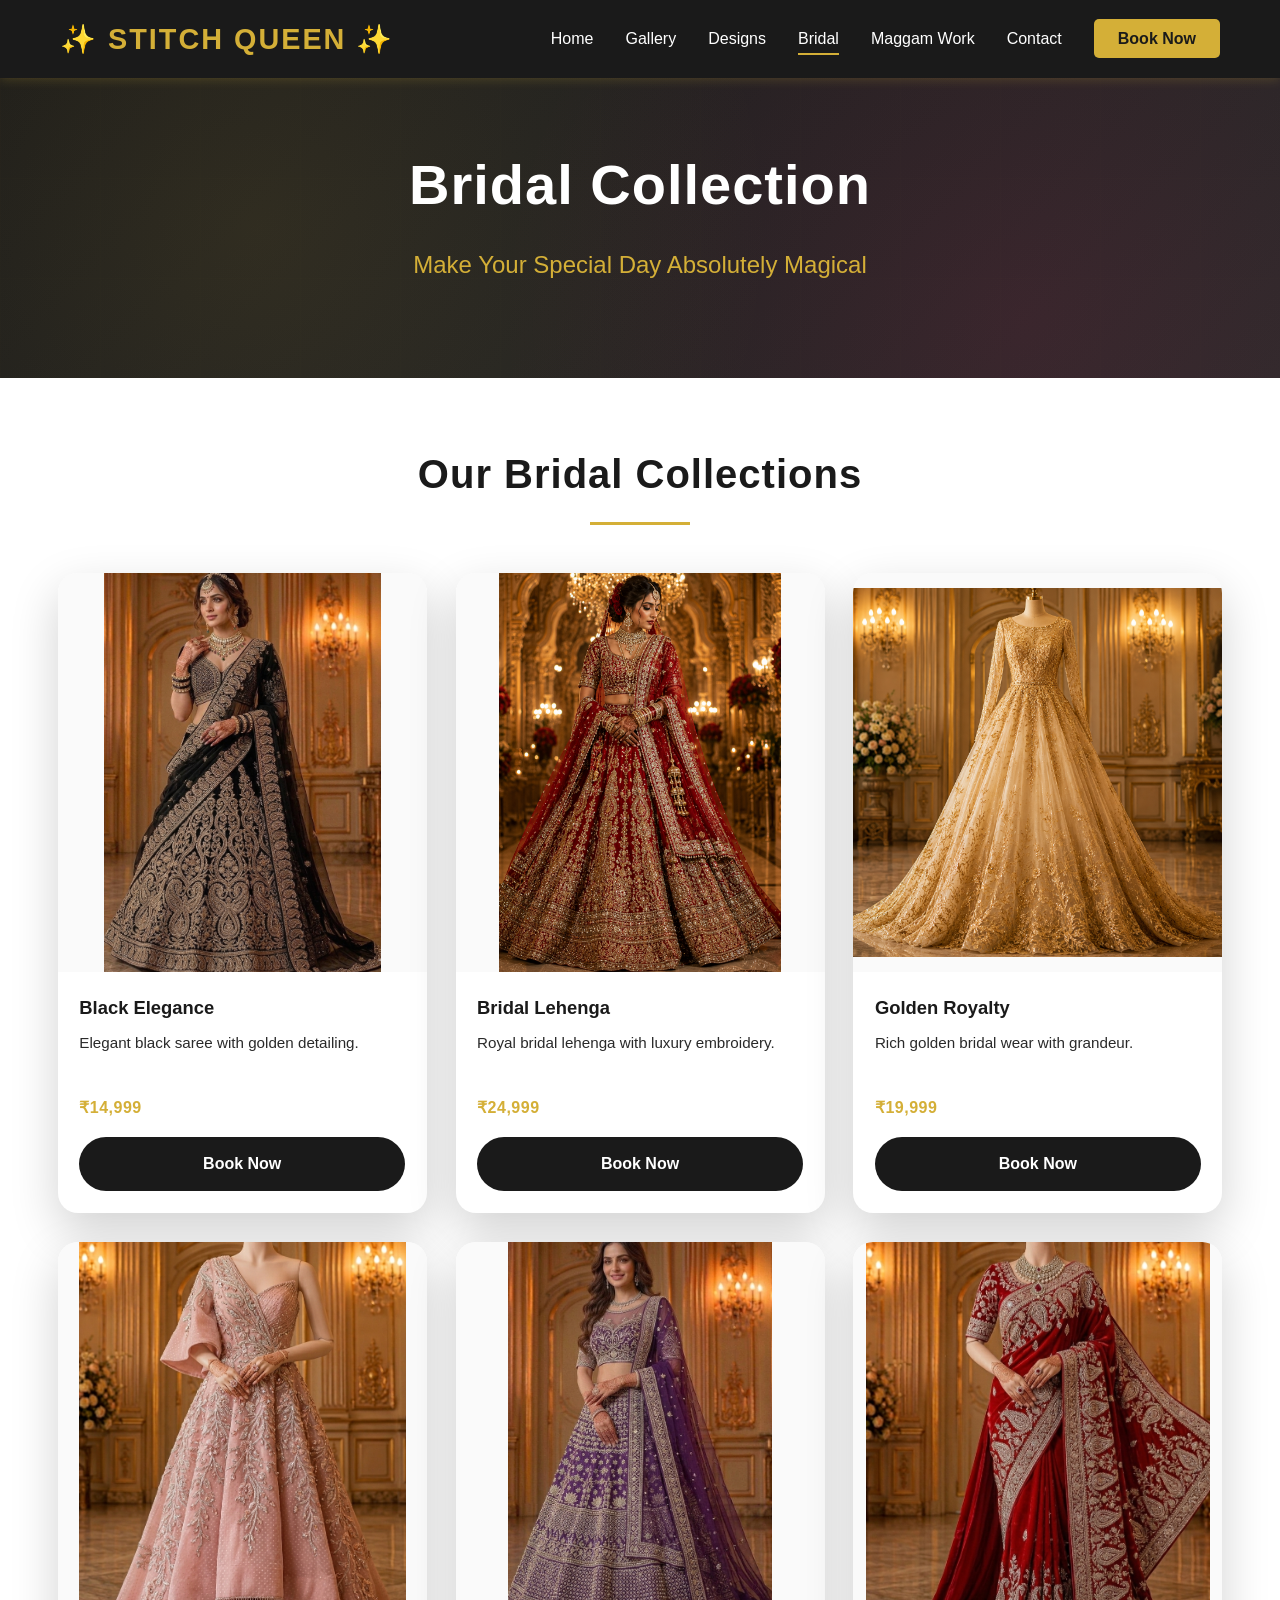
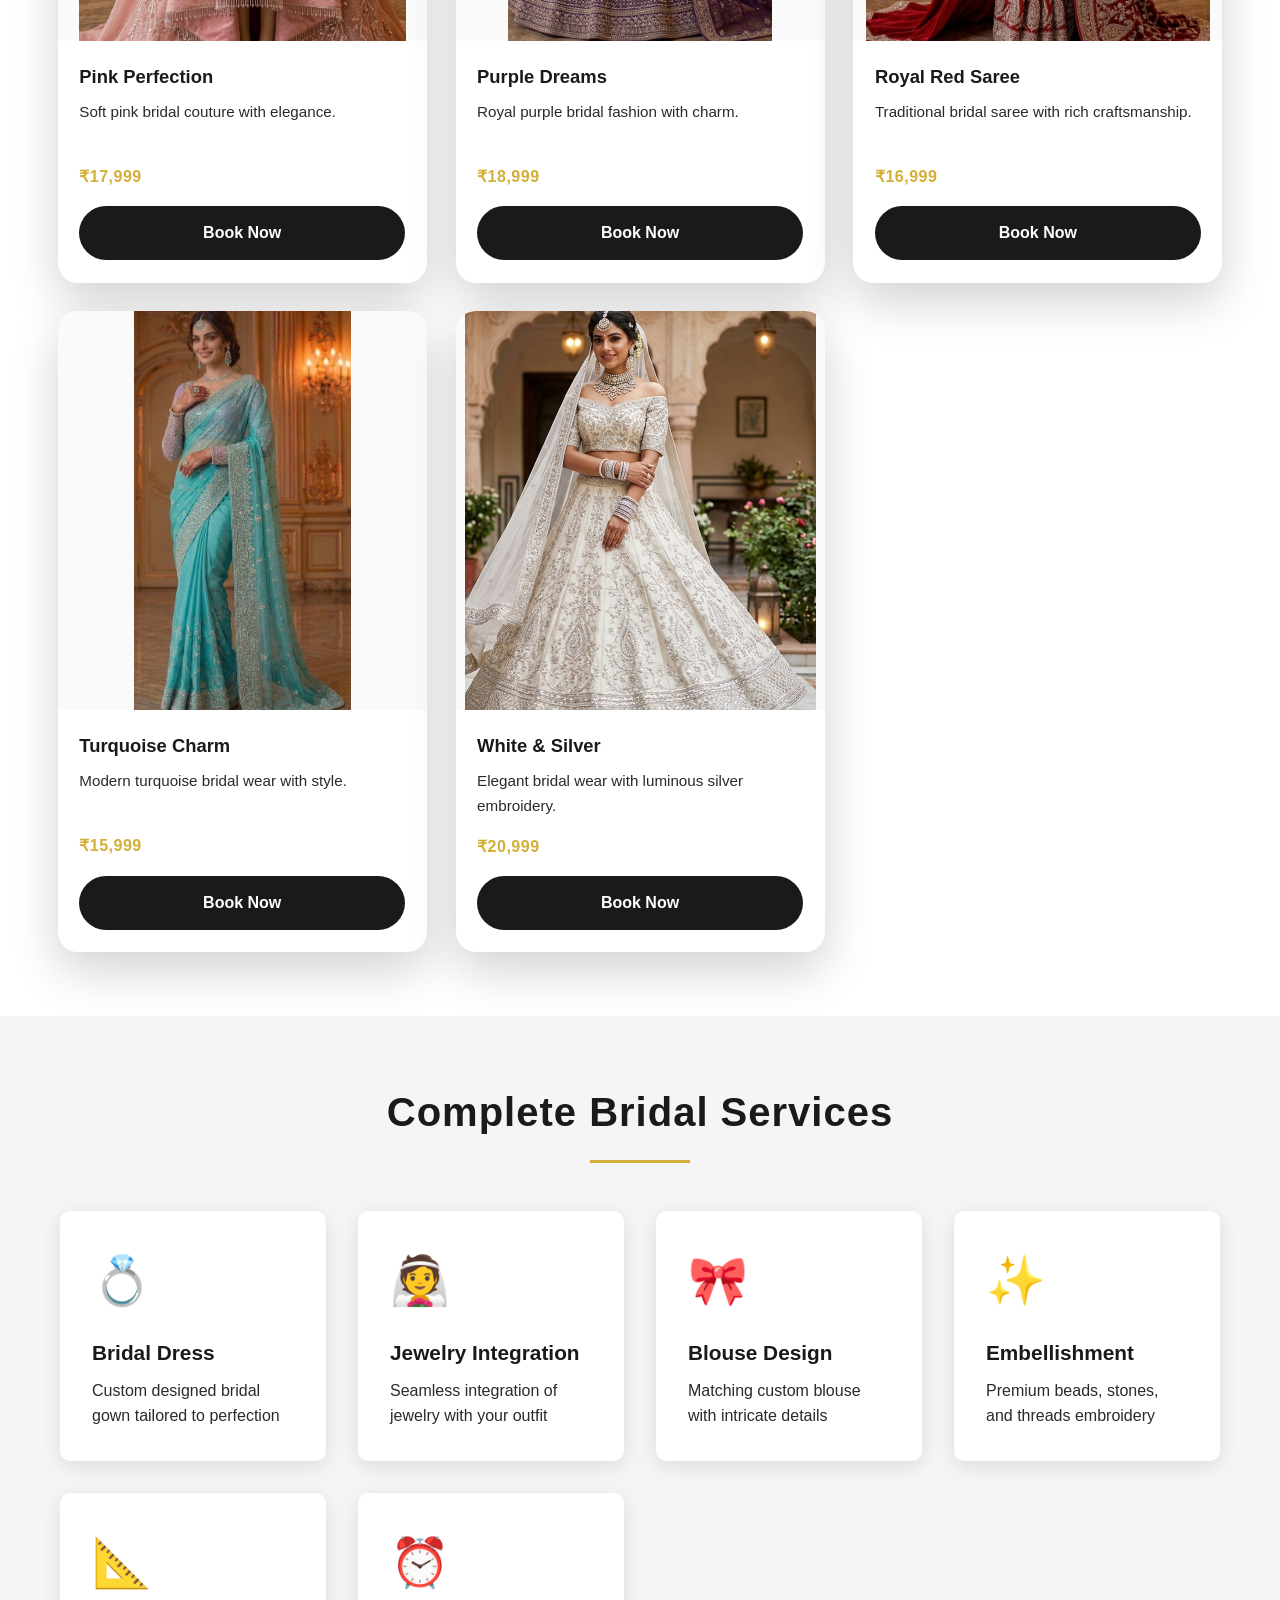
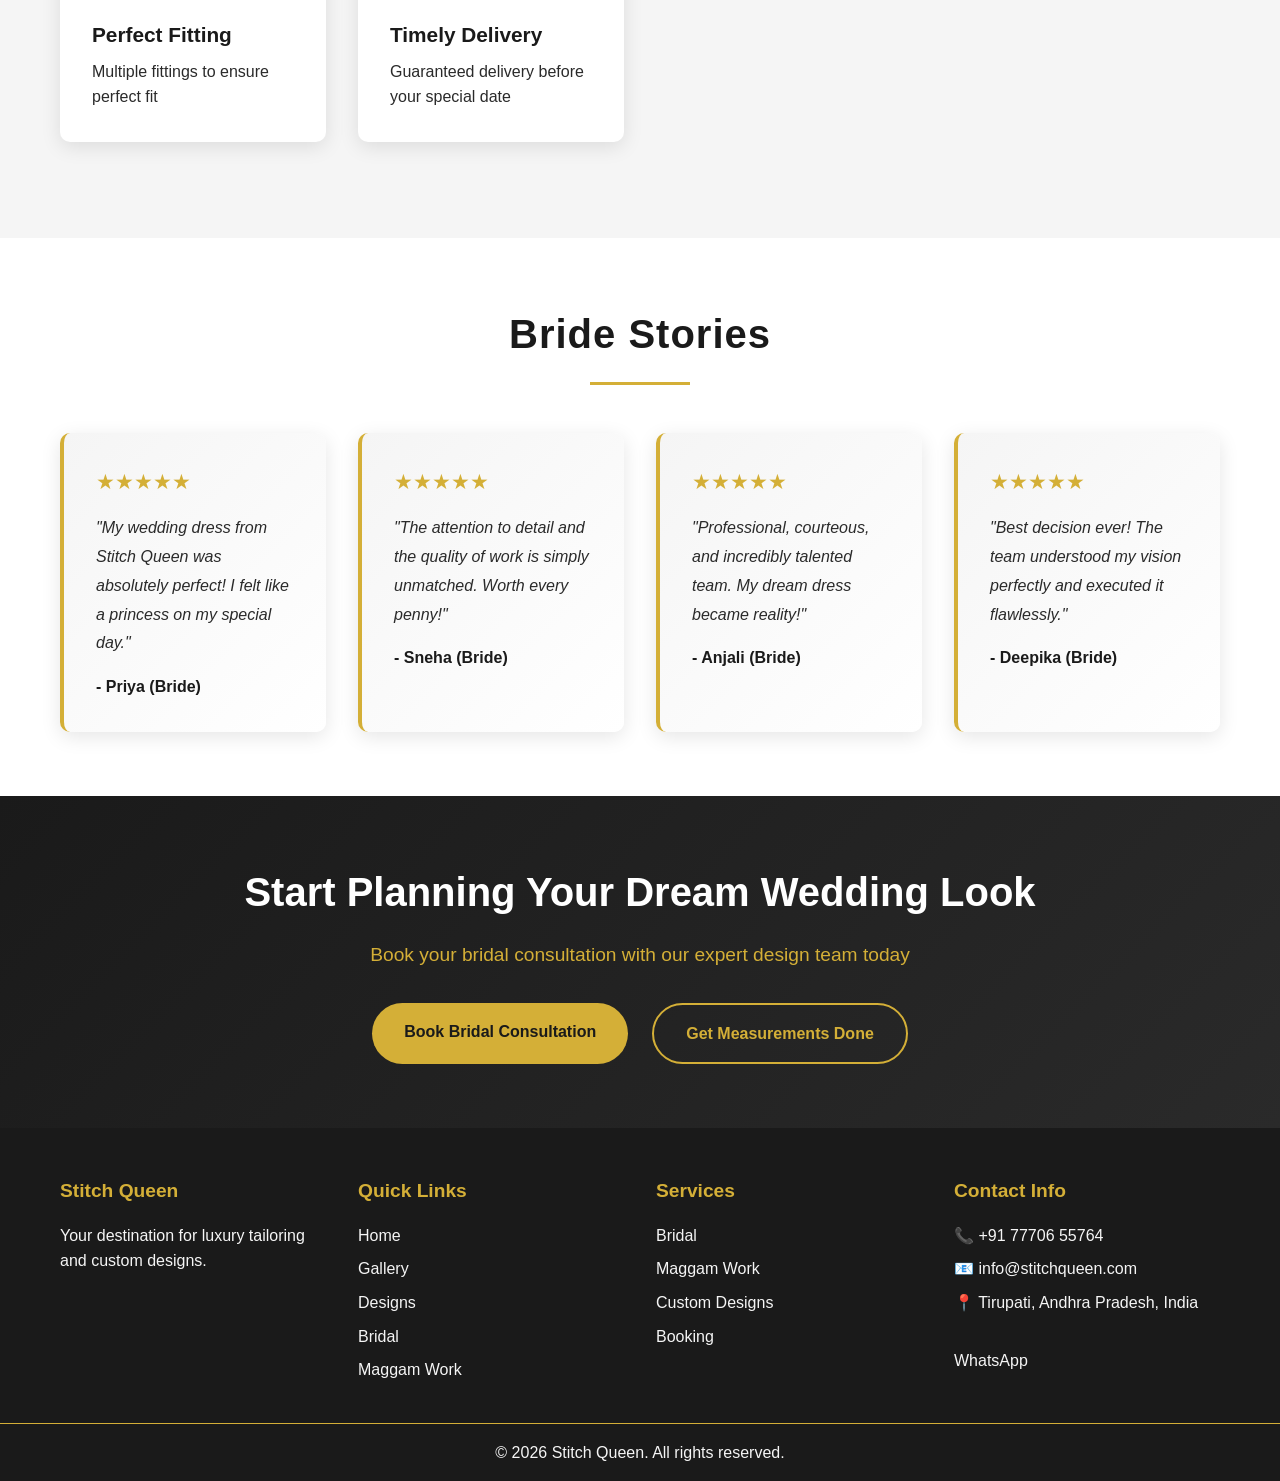
<file: frontend/bridal.html>
<!DOCTYPE html>
<html lang="en">
<head>
    <meta charset="UTF-8">
    <meta name="viewport" content="width=device-width, initial-scale=1.0">
    <title>Bridal Collection - Stitch Queen</title>
    <meta name="description" content="Explore premium bridal collections crafted by Stitch Queen in Tirupati. Bridal sarees, lehengas and wedding couture with expert tailoring.">
    <meta name="keywords" content="Bridal Wear, Wedding Tailor, Bridal Saree, Bridal Lehenga, Indian Bridal Fashion">
    <meta property="og:title" content="Bridal Collection - Stitch Queen">
    <meta property="og:description" content="Beautiful bridal ensembles and wedding attire tailored with care and craftsmanship.">
    <meta property="og:type" content="website">
    <meta property="og:image" content="images/favicon.svg">
    <meta property="og:url" content="https://stitchqueen.example.com/bridal.html">
    <link rel="icon" type="image/svg+xml" href="images/favicon.svg">
    <link rel="stylesheet" href="css/style.css">
</head>
<body>
    <!-- Navigation Bar -->
    <nav class="navbar">
        <div class="navbar-container">
            <div class="logo">
                <h1>✨ STITCH QUEEN ✨</h1>
            </div>
            <ul class="nav-menu">
                <li><a href="index.html" class="nav-link">Home</a></li>
                <li><a href="gallery.html" class="nav-link">Gallery</a></li>
                <li><a href="designs.html" class="nav-link">Designs</a></li>
                <li><a href="bridal.html" class="nav-link active">Bridal</a></li>
                <li><a href="maggam.html" class="nav-link">Maggam Work</a></li>
                <li><a href="contact.html" class="nav-link">Contact</a></li>
                <li><a href="booking.html" class="nav-link booking-btn">Book Now</a></li>
            </ul>
            <div class="hamburger" id="hamburger">
                <span></span>
                <span></span>
                <span></span>
            </div>
        </div>
    </nav>

    <!-- Hero Section -->
    <section class="hero" style="height: 300px;">
        <div class="hero-content">
            <h2 class="hero-title">Bridal Collection</h2>
            <p class="hero-subtitle">Make Your Special Day Absolutely Magical</p>
        </div>
        <div class="hero-overlay"></div>
    </section>

    <!-- Bridal Collections -->
    <section>
        <div class="container">
            <h2 class="section-title">Our Bridal Collections</h2>
            <div class="trending-grid bridal-collection-grid">
                <div class="trend-card fashion-card bridal-card">
                    <div class="fashion-card-media">
                        <img class="fashion-card-image" src="images/Bridal/blackelegance.png" alt="Black Elegance Bridal Collection Image">
                    </div>
                    <div class="fashion-card-content">
                        <div class="fashion-card-body">
                            <h3>Black Elegance</h3>
                            <p>Elegant black saree with golden detailing.</p>
                            <span class="fashion-card-tag">₹14,999</span>
                        </div>
                        <div class="fashion-card-footer"><a href="booking.html">Book Now</a></div>
                    </div>
                </div>

                <div class="trend-card fashion-card bridal-card">
                    <div class="fashion-card-media">
                        <img class="fashion-card-image" src="images/Bridal/bridallehenga.png" alt="Bridal Lehenga Bridal Collection Image">
                    </div>
                    <div class="fashion-card-content">
                        <div class="fashion-card-body">
                            <h3>Bridal Lehenga</h3>
                            <p>Royal bridal lehenga with luxury embroidery.</p>
                            <span class="fashion-card-tag">₹24,999</span>
                        </div>
                        <div class="fashion-card-footer"><a href="booking.html">Book Now</a></div>
                    </div>
                </div>

                <div class="trend-card fashion-card bridal-card">
                    <div class="fashion-card-media">
                        <img class="fashion-card-image" src="images/Bridal/goldenroyalty.png" alt="Golden Royalty Bridal Collection Image">
                    </div>
                    <div class="fashion-card-content">
                        <div class="fashion-card-body">
                            <h3>Golden Royalty</h3>
                            <p>Rich golden bridal wear with grandeur.</p>
                            <span class="fashion-card-tag">₹19,999</span>
                        </div>
                        <div class="fashion-card-footer"><a href="booking.html">Book Now</a></div>
                    </div>
                </div>

                <div class="trend-card fashion-card bridal-card">
                    <div class="fashion-card-media">
                        <img class="fashion-card-image" src="images/Bridal/pinkperfection.png" alt="Pink Perfection Bridal Collection Image">
                    </div>
                    <div class="fashion-card-content">
                        <div class="fashion-card-body">
                            <h3>Pink Perfection</h3>
                            <p>Soft pink bridal couture with elegance.</p>
                            <span class="fashion-card-tag">₹17,999</span>
                        </div>
                        <div class="fashion-card-footer"><a href="booking.html">Book Now</a></div>
                    </div>
                </div>

                <div class="trend-card fashion-card bridal-card">
                    <div class="fashion-card-media">
                        <img class="fashion-card-image" src="images/Bridal/purpledreams.png" alt="Purple Dreams Bridal Collection Image">
                    </div>
                    <div class="fashion-card-content">
                        <div class="fashion-card-body">
                            <h3>Purple Dreams</h3>
                            <p>Royal purple bridal fashion with charm.</p>
                            <span class="fashion-card-tag">₹18,999</span>
                        </div>
                        <div class="fashion-card-footer"><a href="booking.html">Book Now</a></div>
                    </div>
                </div>

                <div class="trend-card fashion-card bridal-card">
                    <div class="fashion-card-media">
                        <img class="fashion-card-image" src="images/Bridal/royalredsaree.png" alt="Royal Red Saree Bridal Collection Image">
                    </div>
                    <div class="fashion-card-content">
                        <div class="fashion-card-body">
                            <h3>Royal Red Saree</h3>
                            <p>Traditional bridal saree with rich craftsmanship.</p>
                            <span class="fashion-card-tag">₹16,999</span>
                        </div>
                        <div class="fashion-card-footer"><a href="booking.html">Book Now</a></div>
                    </div>
                </div>

                <div class="trend-card fashion-card bridal-card">
                    <div class="fashion-card-media">
                        <img class="fashion-card-image" src="images/Bridal/turquoisecharm.png" alt="Turquoise Charm Bridal Collection Image">
                    </div>
                    <div class="fashion-card-content">
                        <div class="fashion-card-body">
                            <h3>Turquoise Charm</h3>
                            <p>Modern turquoise bridal wear with style.</p>
                            <span class="fashion-card-tag">₹15,999</span>
                        </div>
                        <div class="fashion-card-footer"><a href="booking.html">Book Now</a></div>
                    </div>
                </div>

                <div class="trend-card fashion-card bridal-card">
                    <div class="fashion-card-media">
                        <img class="fashion-card-image" src="images/Bridal/white&silver.png" alt="White & Silver Bridal Collection Image">
                    </div>
                    <div class="fashion-card-content">
                        <div class="fashion-card-body">
                            <h3>White & Silver</h3>
                            <p>Elegant bridal wear with luminous silver embroidery.</p>
                            <span class="fashion-card-tag">₹20,999</span>
                        </div>
                        <div class="fashion-card-footer"><a href="booking.html">Book Now</a></div>
                    </div>
                </div>
            </div>
        </div>
    </section>

    <!-- Bridal Services -->
    <section style="background-color: #f5f5f5;">
        <div class="container">
            <h2 class="section-title">Complete Bridal Services</h2>
            <div class="maggam-grid">
                <div class="maggam-item">
                    <div class="maggam-icon">💍</div>
                    <h3>Bridal Dress</h3>
                    <p>Custom designed bridal gown tailored to perfection</p>
                </div>
                <div class="maggam-item">
                    <div class="maggam-icon">👰</div>
                    <h3>Jewelry Integration</h3>
                    <p>Seamless integration of jewelry with your outfit</p>
                </div>
                <div class="maggam-item">
                    <div class="maggam-icon">🎀</div>
                    <h3>Blouse Design</h3>
                    <p>Matching custom blouse with intricate details</p>
                </div>
                <div class="maggam-item">
                    <div class="maggam-icon">✨</div>
                    <h3>Embellishment</h3>
                    <p>Premium beads, stones, and threads embroidery</p>
                </div>
                <div class="maggam-item">
                    <div class="maggam-icon">📐</div>
                    <h3>Perfect Fitting</h3>
                    <p>Multiple fittings to ensure perfect fit</p>
                </div>
                <div class="maggam-item">
                    <div class="maggam-icon">⏰</div>
                    <h3>Timely Delivery</h3>
                    <p>Guaranteed delivery before your special date</p>
                </div>
            </div>
        </div>
    </section>

    <!-- Bridal Testimonials -->
    <section>
        <div class="container">
            <h2 class="section-title">Bride Stories</h2>
            <div class="reviews-grid">
                <div class="review-card">
                    <div class="stars">★★★★★</div>
                    <p class="review-text">"My wedding dress from Stitch Queen was absolutely perfect! I felt like a princess on my special day."</p>
                    <p class="review-author">- Priya (Bride)</p>
                </div>

                <div class="review-card">
                    <div class="stars">★★★★★</div>
                    <p class="review-text">"The attention to detail and the quality of work is simply unmatched. Worth every penny!"</p>
                    <p class="review-author">- Sneha (Bride)</p>
                </div>

                <div class="review-card">
                    <div class="stars">★★★★★</div>
                    <p class="review-text">"Professional, courteous, and incredibly talented team. My dream dress became reality!"</p>
                    <p class="review-author">- Anjali (Bride)</p>
                </div>

                <div class="review-card">
                    <div class="stars">★★★★★</div>
                    <p class="review-text">"Best decision ever! The team understood my vision perfectly and executed it flawlessly."</p>
                    <p class="review-author">- Deepika (Bride)</p>
                </div>
            </div>
        </div>
    </section>

    <!-- CTA Section -->
    <section class="cta-section">
        <div class="container">
            <h2>Start Planning Your Dream Wedding Look</h2>
            <p>Book your bridal consultation with our expert design team today</p>
            <div class="cta-buttons">
                <a href="booking.html" class="cta-btn primary">Book Bridal Consultation</a>
                <a href="measurements.html" class="cta-btn secondary">Get Measurements Done</a>
            </div>
        </div>
    </section>

    <!-- Footer -->
    <footer class="footer">
        <div class="footer-container">
            <div class="footer-section">
                <h3>Stitch Queen</h3>
                <p>Your destination for luxury tailoring and custom designs.</p>
            </div>
            <div class="footer-section">
                <h4>Quick Links</h4>
                <ul>
                    <li><a href="index.html">Home</a></li>
                    <li><a href="gallery.html">Gallery</a></li>
                    <li><a href="designs.html">Designs</a></li>
                    <li><a href="bridal.html">Bridal</a></li>
                    <li><a href="maggam.html">Maggam Work</a></li>
                </ul>
            </div>
            <div class="footer-section">
                <h4>Services</h4>
                <ul>
                    <li><a href="bridal.html">Bridal</a></li>
                    <li><a href="maggam.html">Maggam Work</a></li>
                    <li><a href="designs.html">Custom Designs</a></li>
                    <li><a href="booking.html">Booking</a></li>
                </ul>
            </div>
            <div class="footer-section">
                <h4>Contact Info</h4>
                <p>📞 +91 77706 55764</p>
                <p>📧 info@stitchqueen.com</p>
                <p>📍 Tirupati, Andhra Pradesh, India</p>
                <p class="mt-2"><a href="https://wa.me/917780655764" target="_blank" rel="noopener noreferrer">WhatsApp</a></p>
            </div>
        </div>
        <div class="footer-bottom">
            <p>&copy; 2026 Stitch Queen. All rights reserved.</p>
        </div>
    </footer>

    <script src="js/script.js"></script>
</body>
</html>
</file>
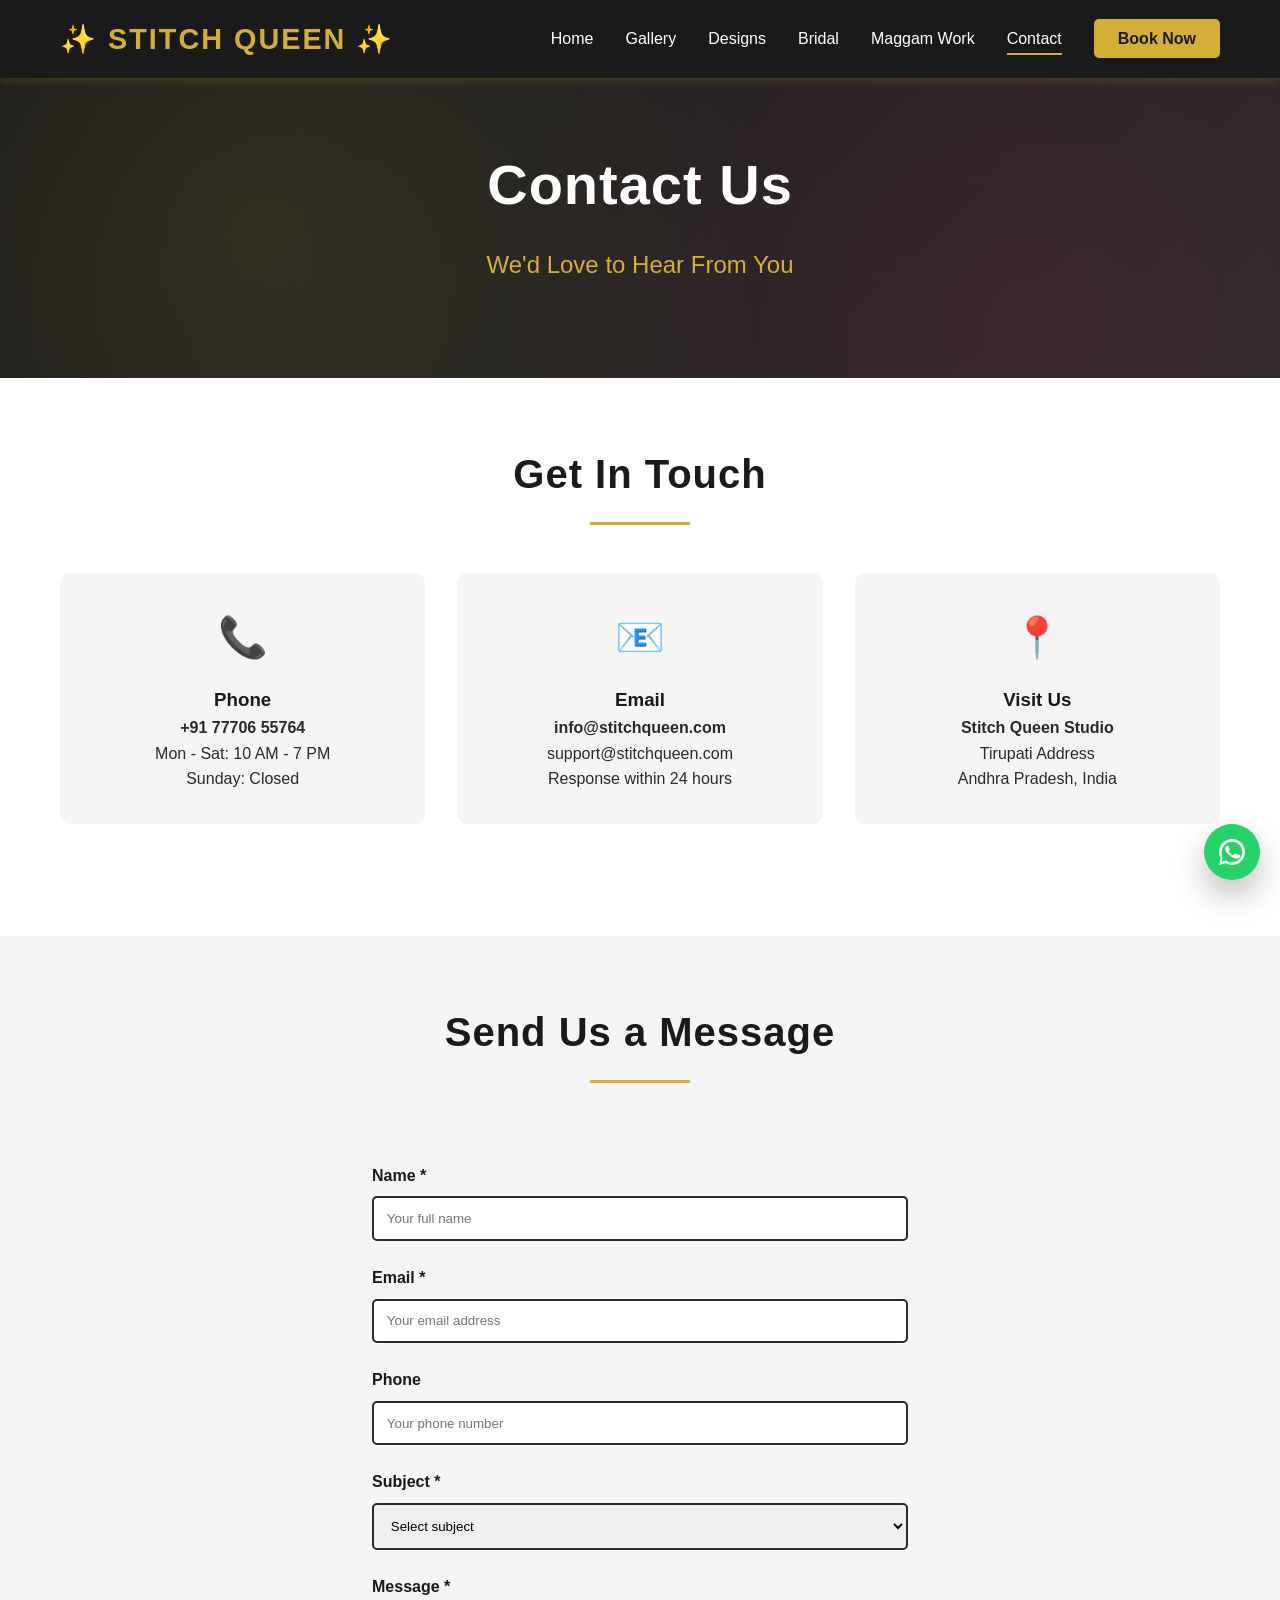
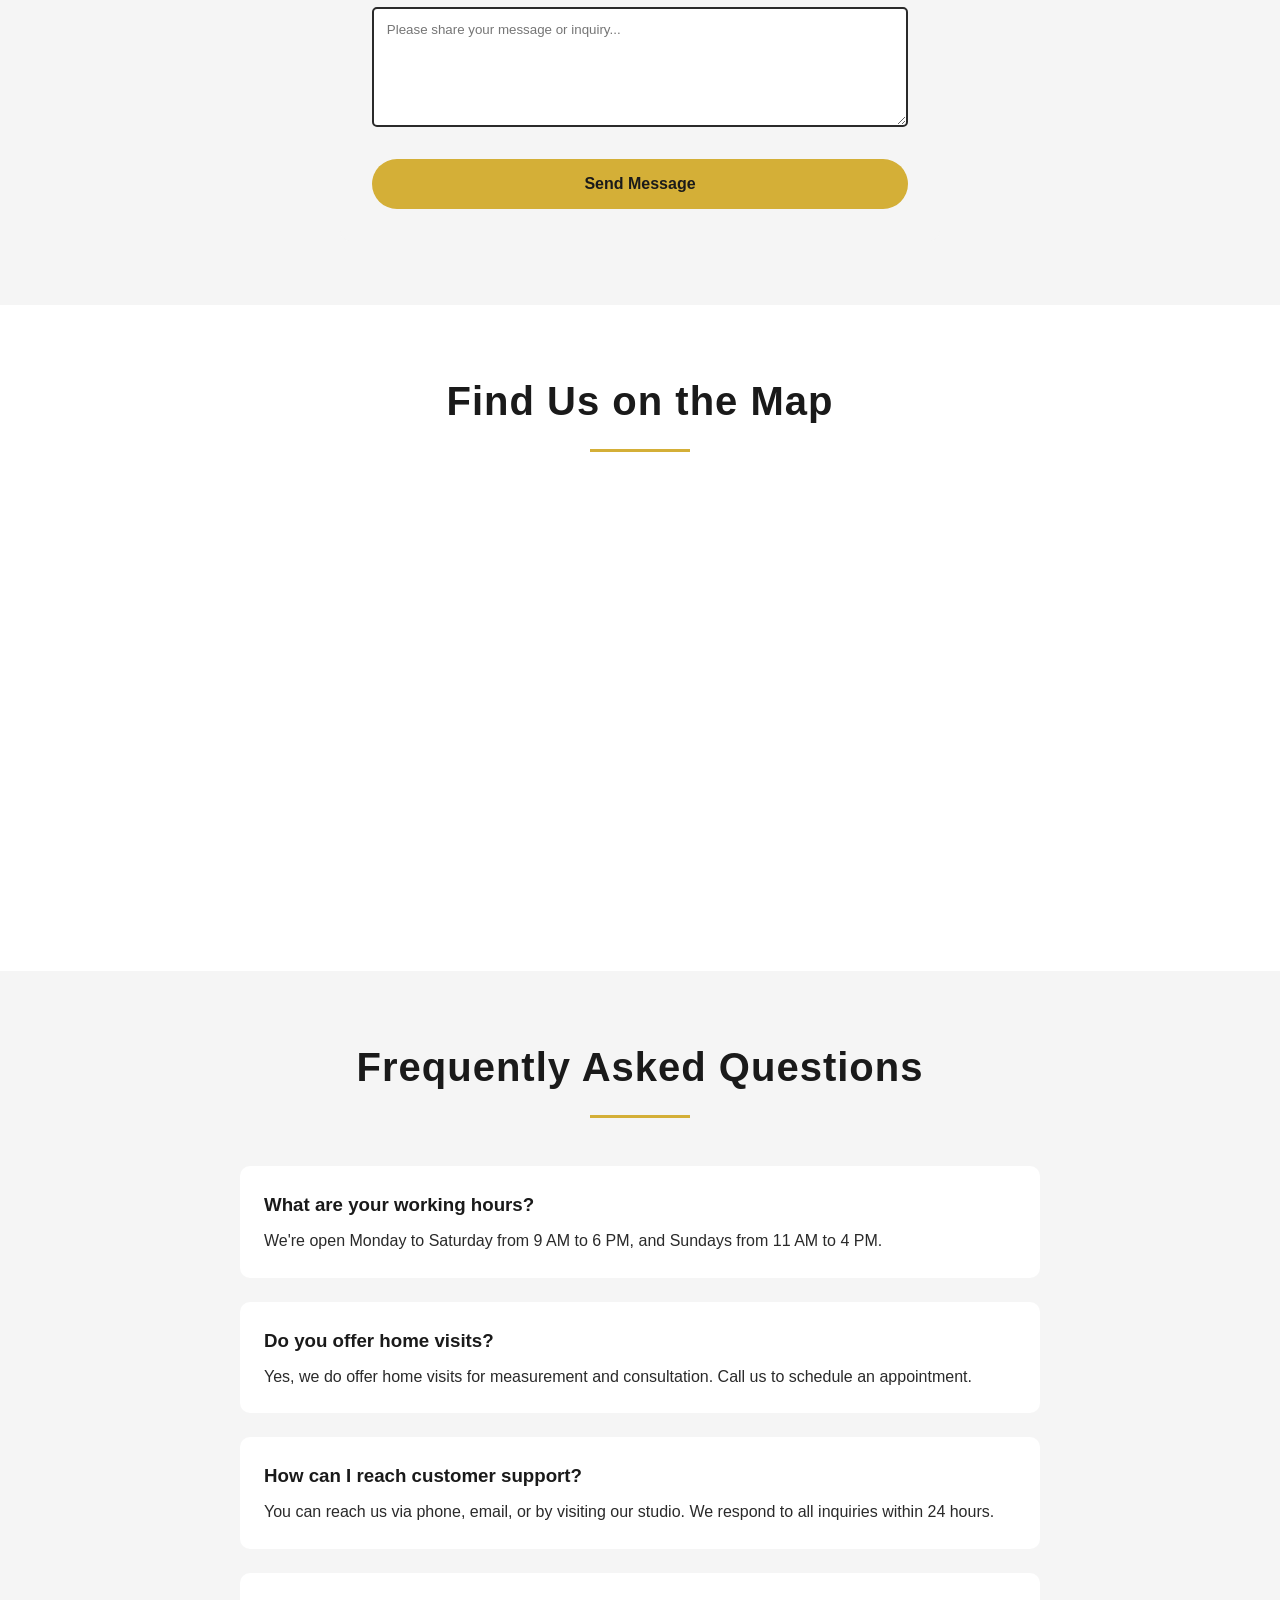
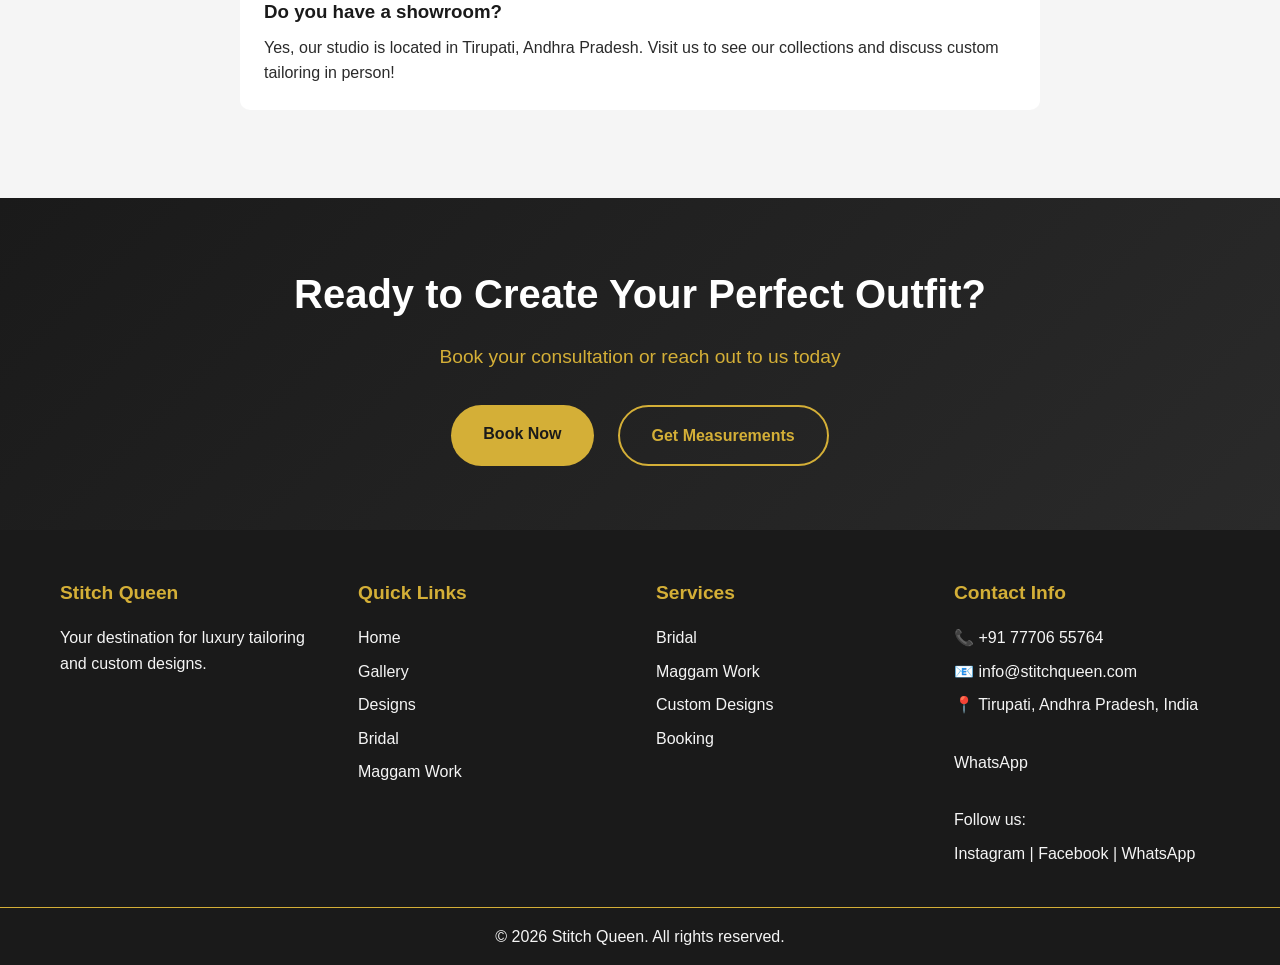
<file: frontend/contact.html>
<!DOCTYPE html>
<html lang="en">
<head>
    <meta charset="UTF-8">
    <meta name="viewport" content="width=device-width, initial-scale=1.0">
    <title>Contact Us - Stitch Queen</title>
    <meta name="description" content="Contact Stitch Queen in Tirupati for custom bridal wear, maggam work, blouse stitching and boutique tailoring services.">
    <meta name="keywords" content="Tailor, Bridal Wear, Maggam Work, Blouse Stitching, Custom Designs, Fashion Designer, Boutique">
    <meta property="og:title" content="Contact Stitch Queen - Luxury Tailoring in Tirupati">
    <meta property="og:description" content="Get in touch with Stitch Queen for Indian tailoring, bridal consultations and custom designs.">
    <meta property="og:type" content="website">
    <meta property="og:image" content="images/favicon.svg">
    <meta property="og:url" content="https://stitchqueen.example.com/contact.html">
    <link rel="icon" type="image/svg+xml" href="images/favicon.svg">
    <link rel="stylesheet" href="css/style.css">
</head>
<body>
    <!-- Navigation Bar -->
    <nav class="navbar">
        <div class="navbar-container">
            <div class="logo">
                <h1>✨ STITCH QUEEN ✨</h1>
            </div>
            <ul class="nav-menu">
                <li><a href="index.html" class="nav-link">Home</a></li>
                <li><a href="gallery.html" class="nav-link">Gallery</a></li>
                <li><a href="designs.html" class="nav-link">Designs</a></li>
                <li><a href="bridal.html" class="nav-link">Bridal</a></li>
                <li><a href="maggam.html" class="nav-link">Maggam Work</a></li>
                <li><a href="contact.html" class="nav-link active">Contact</a></li>
                <li><a href="booking.html" class="nav-link booking-btn">Book Now</a></li>
            </ul>
            <div class="hamburger" id="hamburger">
                <span></span>
                <span></span>
                <span></span>
            </div>
        </div>
    </nav>

    <!-- Hero Section -->
    <section class="hero" style="height: 300px;">
        <div class="hero-content">
            <h2 class="hero-title">Contact Us</h2>
            <p class="hero-subtitle">We'd Love to Hear From You</p>
        </div>
        <div class="hero-overlay"></div>
    </section>

    <!-- Contact Information -->
    <section>
        <div class="container">
            <h2 class="section-title">Get In Touch</h2>
            <div style="display: grid; grid-template-columns: repeat(auto-fit, minmax(250px, 1fr)); gap: 2rem; margin-bottom: 3rem;">
                <div style="background-color: #f5f5f5; padding: 2rem; border-radius: 10px; text-align: center;">
                    <div style="font-size: 2.5rem; margin-bottom: 1rem;">📞</div>
                    <h3 style="color: #1a1a1a;">Phone</h3>
                    <p style="color: #2a2a2a;">
                        <strong>+91 77706 55764</strong><br>
                        Mon - Sat: 10 AM - 7 PM<br>
                        Sunday: Closed
                    </p>
                </div>

                <div style="background-color: #f5f5f5; padding: 2rem; border-radius: 10px; text-align: center;">
                    <div style="font-size: 2.5rem; margin-bottom: 1rem;">📧</div>
                    <h3 style="color: #1a1a1a;">Email</h3>
                    <p style="color: #2a2a2a;">
                        <strong>info@stitchqueen.com</strong><br>
                        support@stitchqueen.com<br>
                        Response within 24 hours
                    </p>
                </div>

                <div style="background-color: #f5f5f5; padding: 2rem; border-radius: 10px; text-align: center;">
                    <div style="font-size: 2.5rem; margin-bottom: 1rem;">📍</div>
                    <h3 style="color: #1a1a1a;">Visit Us</h3>
                    <p style="color: #2a2a2a;">
                        <strong>Stitch Queen Studio</strong><br>
                        Tirupati Address<br>
                        Andhra Pradesh, India
                    </p>
                </div>
            </div>
        </div>
    </section>

    <!-- Contact Form -->
    <section style="background-color: #f5f5f5;">
        <div class="container">
            <h2 class="section-title">Send Us a Message</h2>
            <div class="form-container">
                <form id="contactForm" onsubmit="handleFormSubmit(event, 'contactForm')">
                    <div class="form-group">
                        <label for="contactName">Name *</label>
                        <input type="text" id="contactName" name="name" placeholder="Your full name" required>
                    </div>

                    <div class="form-group">
                        <label for="contactEmail">Email *</label>
                        <input type="email" id="contactEmail" name="email" placeholder="Your email address" required>
                    </div>

                    <div class="form-group">
                        <label for="contactPhone">Phone</label>
                        <input type="tel" id="contactPhone" name="phone" placeholder="Your phone number" oninput="formatPhoneNumber(this)">
                    </div>

                    <div class="form-group">
                        <label for="subject">Subject *</label>
                        <select id="subject" name="subject" required>
                            <option value="">Select subject</option>
                            <option value="General Inquiry">General Inquiry</option>
                            <option value="Booking Query">Booking Query</option>
                            <option value="Feedback">Feedback</option>
                            <option value="Complaint">Complaint</option>
                            <option value="Partnership">Partnership</option>
                            <option value="Other">Other</option>
                        </select>
                    </div>

                    <div class="form-group">
                        <label for="message">Message *</label>
                        <textarea id="message" name="message" placeholder="Please share your message or inquiry..." required></textarea>
                    </div>

                    <button type="submit" class="submit-btn">Send Message</button>
                </form>
            </div>
        </div>
    </section>

    <!-- Map Section -->
    <section>
        <div class="container">
            <h2 class="section-title">Find Us on the Map</h2>
            <div style="margin-top: 2rem;">
                <iframe width="100%" height="400" frameborder="0" style="border-radius: 10px;" src="https://www.google.com/maps/embed?pb=!1m18!1m12!1m3!1d3800.0000000000005!2d79.1387!3d13.6288!2m3!1f0!2f0!3f0!3m2!1i1024!2i768!4f13.1!3m3!1m2!1s0x3a4dccc000000001%3A0xabcdef1234567890!2sTirupati%2C%20Andhra%20Pradesh%2C%20India!5e0!3m2!1sen!2sin!4v1234567890" allowfullscreen="" loading="lazy" referrerpolicy="no-referrer-when-downgrade"></iframe>
            </div>
        </div>
    </section>

    <!-- FAQ Section -->
    <section style="background-color: #f5f5f5;">
        <div class="container">
            <h2 class="section-title">Frequently Asked Questions</h2>
            <div style="max-width: 800px; margin: 0 auto;">
                <div style="margin-bottom: 1.5rem; padding: 1.5rem; background-color: #ffffff; border-radius: 10px;">
                    <h3 style="color: #1a1a1a; margin-bottom: 0.5rem;">What are your working hours?</h3>
                    <p style="color: #2a2a2a;">We're open Monday to Saturday from 9 AM to 6 PM, and Sundays from 11 AM to 4 PM.</p>
                </div>

                <div style="margin-bottom: 1.5rem; padding: 1.5rem; background-color: #ffffff; border-radius: 10px;">
                    <h3 style="color: #1a1a1a; margin-bottom: 0.5rem;">Do you offer home visits?</h3>
                    <p style="color: #2a2a2a;">Yes, we do offer home visits for measurement and consultation. Call us to schedule an appointment.</p>
                </div>

                <div style="margin-bottom: 1.5rem; padding: 1.5rem; background-color: #ffffff; border-radius: 10px;">
                    <h3 style="color: #1a1a1a; margin-bottom: 0.5rem;">How can I reach customer support?</h3>
                    <p style="color: #2a2a2a;">You can reach us via phone, email, or by visiting our studio. We respond to all inquiries within 24 hours.</p>
                </div>

                <div style="margin-bottom: 1.5rem; padding: 1.5rem; background-color: #ffffff; border-radius: 10px;">
                    <h3 style="color: #1a1a1a; margin-bottom: 0.5rem;">Do you have a showroom?</h3>
                    <p style="color: #2a2a2a;">Yes, our studio is located in Tirupati, Andhra Pradesh. Visit us to see our collections and discuss custom tailoring in person!</p>
                </div>
            </div>
        </div>
    </section>

    <!-- CTA Section -->
    <section class="cta-section">
        <div class="container">
            <h2>Ready to Create Your Perfect Outfit?</h2>
            <p>Book your consultation or reach out to us today</p>
            <div class="cta-buttons">
                <a href="booking.html" class="cta-btn primary">Book Now</a>
                <a href="measurements.html" class="cta-btn secondary">Get Measurements</a>
            </div>
        </div>
    </section>

    <!-- Footer -->
    <footer class="footer">
        <div class="footer-container">
            <div class="footer-section">
                <h3>Stitch Queen</h3>
                <p>Your destination for luxury tailoring and custom designs.</p>
            </div>
            <div class="footer-section">
                <h4>Quick Links</h4>
                <ul>
                    <li><a href="index.html">Home</a></li>
                    <li><a href="gallery.html">Gallery</a></li>
                    <li><a href="designs.html">Designs</a></li>
                    <li><a href="bridal.html">Bridal</a></li>
                    <li><a href="maggam.html">Maggam Work</a></li>
                </ul>
            </div>
            <div class="footer-section">
                <h4>Services</h4>
                <ul>
                    <li><a href="bridal.html">Bridal</a></li>
                    <li><a href="maggam.html">Maggam Work</a></li>
                    <li><a href="designs.html">Custom Designs</a></li>
                    <li><a href="booking.html">Booking</a></li>
                </ul>
            </div>
            <div class="footer-section">
                <h4>Contact Info</h4>
                <p>📞 +91 77706 55764</p>
                <p>📧 info@stitchqueen.com</p>
                <p>📍 Tirupati, Andhra Pradesh, India</p>
                <p class="mt-2"><a href="https://wa.me/917780655764" target="_blank" rel="noopener noreferrer">WhatsApp</a></p>
                <p class="mt-2">Follow us:</p>
                <p><a href="#">Instagram</a> | <a href="#">Facebook</a> | <a href="#">WhatsApp</a></p>
            </div>
        </div>
        <div class="footer-bottom">
            <p>&copy; 2026 Stitch Queen. All rights reserved.</p>
        </div>
    </footer>

    <a href="https://wa.me/917780655764" class="whatsapp-float" target="_blank" rel="noopener noreferrer" aria-label="Chat with Stitch Queen on WhatsApp">
        <svg viewBox="0 0 24 24" fill="currentColor" aria-hidden="true">
            <path d="M20.52 3.48A11.9 11.9 0 0012 0C5.38 0 0 5.38 0 12c0 2.1.55 4.13 1.6 5.9L0 24l6.4-1.65A11.9 11.9 0 0012 24c6.62 0 12-5.38 12-12 0-3.2-1.25-6.2-3.48-8.52zm-8.6 18.16c-1.9 0-3.78-.5-5.38-1.45l-.38-.24-3.8.98.99-3.71-.26-.37A9.46 9.46 0 012.6 12c0-5.22 4.24-9.45 9.45-9.45 2.52 0 4.9.98 6.7 2.76A9.41 9.41 0 0121.45 12c0 5.22-4.24 9.45-9.45 9.45zm5.4-7.3c-.3-.15-1.8-.9-2.08-1-.28-.1-.48-.15-.68.15-.2.3-.76 1-.93 1.2-.17.2-.34.19-.63.05-.3-.15-1.25-.46-2.38-1.47-.88-.78-1.48-1.74-1.66-2.04-.17-.3-.02-.46.13-.61.14-.14.3-.35.45-.52.15-.17.2-.29.3-.48.1-.2.05-.38-.02-.53-.08-.15-.68-1.65-.93-2.26-.24-.59-.5-.51-.68-.52h-.59c-.2 0-.5.07-.76.35-.27.28-1.05 1.03-1.05 2.5 0 1.46 1.08 2.88 1.23 3.08.15.2 2.12 3.24 5.12 4.54 1.06.46 1.88.73 2.52.93 1.06.34 2.02.29 2.79.18.85-.13 1.8-.73 2.06-1.44.26-.71.26-1.32.18-1.45-.08-.13-.28-.2-.58-.35z"/>
        </svg>
    </a>
    <script src="js/script.js"></script>
</body>
</html>
</file>
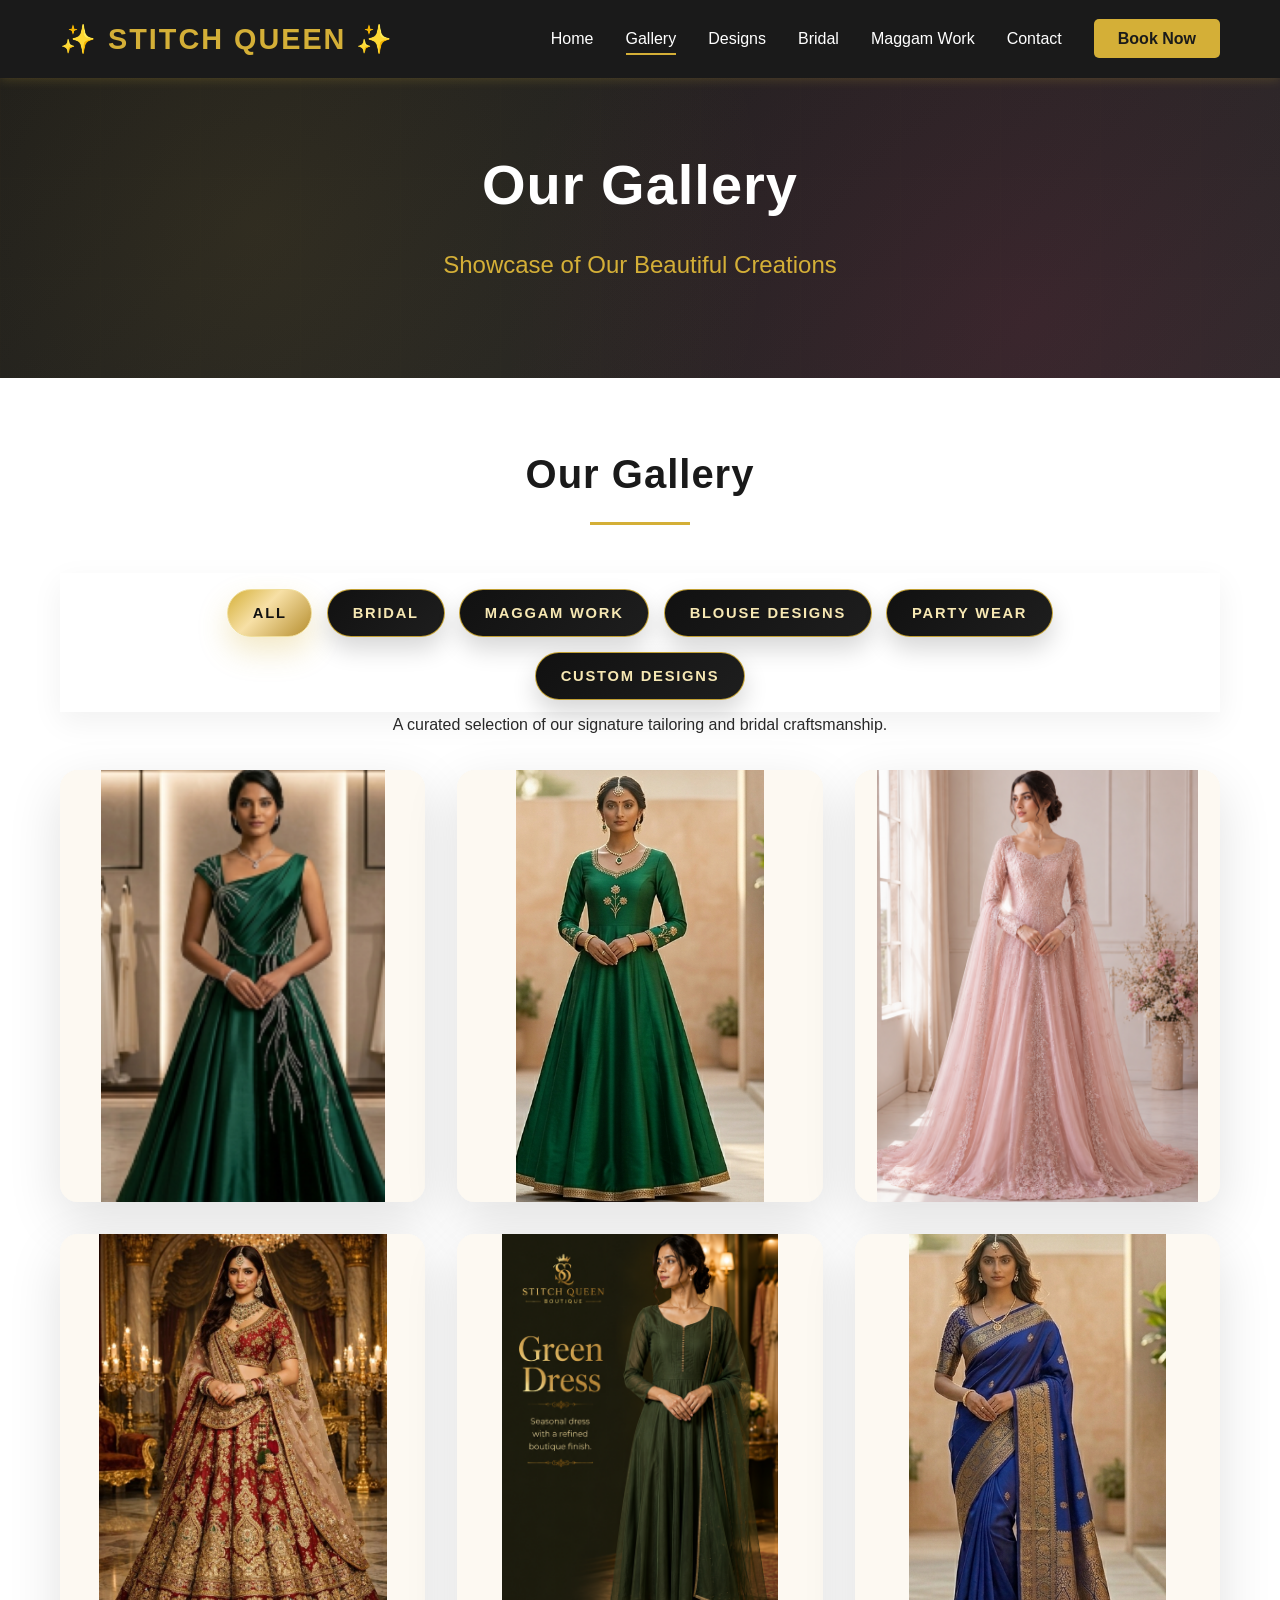
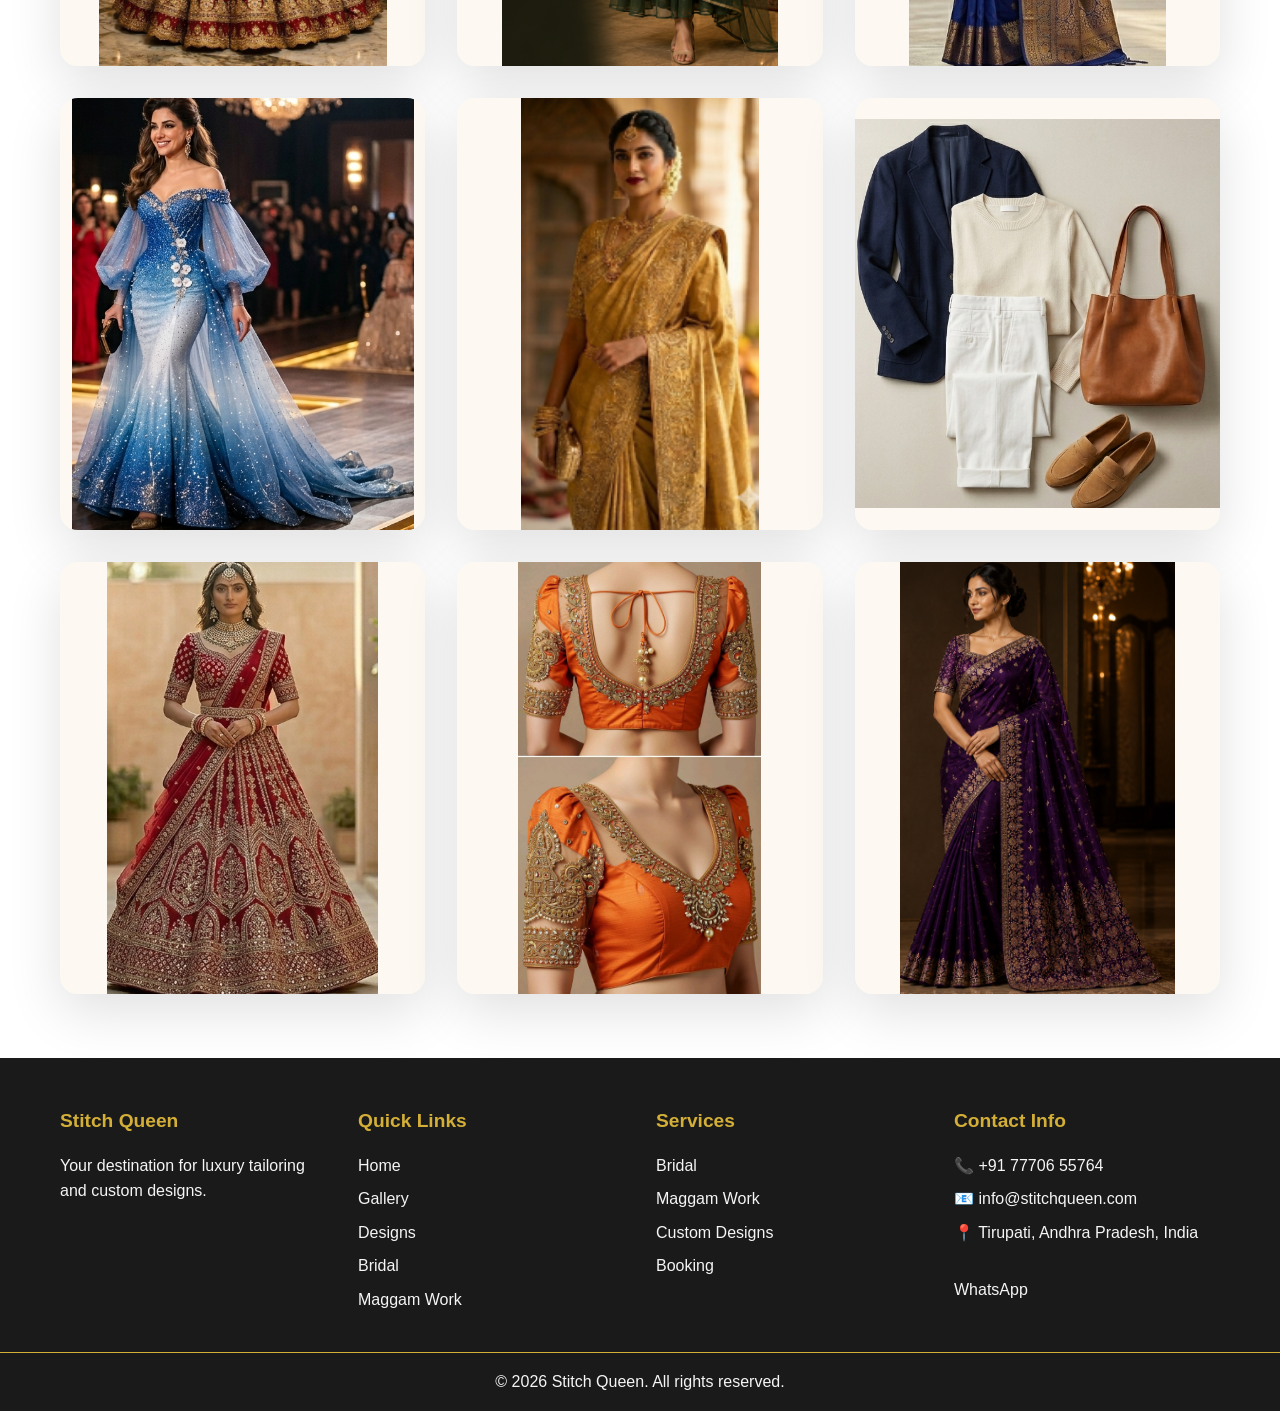
<file: frontend/gallery.html>
<!DOCTYPE html>
<html lang="en">
<head>
    <meta charset="UTF-8">
    <meta name="viewport" content="width=device-width, initial-scale=1.0">
    <title>Gallery - Stitch Queen</title>
    <meta name="description" content="Explore Stitch Queen's gallery of bridal wear, maggam work, blouses, party wear and custom designs created in Tirupati.">
    <meta name="keywords" content="Tailor, Bridal Wear, Maggam Work, Blouse Stitching, Custom Designs, Fashion Designer, Boutique">
    <meta property="og:title" content="Gallery - Stitch Queen">
    <meta property="og:description" content="A showcase of Stitch Queen's custom tailoring and premium designer work.">
    <meta property="og:type" content="website">
    <meta property="og:image" content="images/favicon.svg">
    <meta property="og:url" content="https://stitchqueen.example.com/gallery.html">
    <link rel="icon" type="image/svg+xml" href="images/favicon.svg">
    <link rel="stylesheet" href="css/style.css">
</head>
<body>
    <!-- Navigation Bar -->
    <nav class="navbar">
        <div class="navbar-container">
            <div class="logo">
                <h1>✨ STITCH QUEEN ✨</h1>
            </div>
            <ul class="nav-menu">
                <li><a href="index.html" class="nav-link">Home</a></li>
                <li><a href="gallery.html" class="nav-link active">Gallery</a></li>
                <li><a href="designs.html" class="nav-link">Designs</a></li>
                <li><a href="bridal.html" class="nav-link">Bridal</a></li>
                <li><a href="maggam.html" class="nav-link">Maggam Work</a></li>
                <li><a href="contact.html" class="nav-link">Contact</a></li>
                <li><a href="booking.html" class="nav-link booking-btn">Book Now</a></li>
            </ul>
            <div class="hamburger" id="hamburger">
                <span></span>
                <span></span>
                <span></span>
            </div>
        </div>
    </nav>

    <!-- Hero Section -->
    <section class="hero" style="height: 300px;">
        <div class="hero-content">
            <h2 class="hero-title">Our Gallery</h2>
            <p class="hero-subtitle">Showcase of Our Beautiful Creations</p>
        </div>
        <div class="hero-overlay"></div>
    </section>

    <!-- Gallery Content -->
    <section>
        <div class="container">
            <h2 class="section-title">Our Gallery</h2>

            <div class="gallery-filter-bar">
                <div class="gallery-filter-buttons">
                    <button class="gallery-filter-btn active" data-filter="all">All</button>
                    <button class="gallery-filter-btn" data-filter="bridal">Bridal</button>
                    <button class="gallery-filter-btn" data-filter="maggam">Maggam Work</button>
                    <button class="gallery-filter-btn" data-filter="blouse">Blouse Designs</button>
                    <button class="gallery-filter-btn" data-filter="party">Party Wear</button>
                    <button class="gallery-filter-btn" data-filter="custom">Custom Designs</button>
                </div>
            </div>

            <p style="text-align:center; color:var(--dark-gray); max-width:860px; margin:0 auto 2rem;">A curated selection of our signature tailoring and bridal craftsmanship.</p>

            <div class="gallery-grid">
                <div class="gallery-item" data-category="bridal">
                    <img src="images/Gallery/bridalgown.png" alt="Bridal Gown" />
                    <div class="gallery-overlay">
                        <div class="gallery-overlay-text">
                            <h3>Bridal Gown</h3>
                            <p>Regal bridal design in luxe fabrics and handcrafted details.</p>
                        </div>
                    </div>
                </div>

                <div class="gallery-item" data-category="party">
                    <img src="images/Gallery/embroidereddress.png" alt="Embroidered Dress" />
                    <div class="gallery-overlay">
                        <div class="gallery-overlay-text">
                            <h3>Embroidered Dress</h3>
                            <p>Intricate embroidery with a modern silhouette.</p>
                        </div>
                    </div>
                </div>

                <div class="gallery-item" data-category="bridal">
                    <img src="images/Gallery/pinkbridal.png" alt="Pink Bridal" />
                    <div class="gallery-overlay">
                        <div class="gallery-overlay-text">
                            <h3>Pink Bridal</h3>
                            <p>Soft romantic tones and luxurious bridal finishes.</p>
                        </div>
                    </div>
                </div>

                <div class="gallery-item" data-category="maggam">
                    <img src="images/Gallery/royalbridalwear.jfif" alt="Royal Bridal Wear" />
                    <div class="gallery-overlay">
                        <div class="gallery-overlay-text">
                            <h3>Royal Bridal Wear</h3>
                            <p>Statement ensembles designed for grand celebrations.</p>
                        </div>
                    </div>
                </div>

                <div class="gallery-item" data-category="custom">
                    <img src="images/Gallery/greendresscasualwear.png" alt="Green Dress" />
                    <div class="gallery-overlay">
                        <div class="gallery-overlay-text">
                            <h3>Green Dress</h3>
                            <p>Chic daywear with rich colors and sleek tailoring.</p>
                        </div>
                    </div>
                </div>

                <div class="gallery-item" data-category="custom">
                    <img src="images/Gallery/silksaree.png" alt="Silk Saree" />
                    <div class="gallery-overlay">
                        <div class="gallery-overlay-text">
                            <h3>Silk Saree</h3>
                            <p>Luxurious silk saree with elegant drape and shine.</p>
                        </div>
                    </div>
                </div>

                <div class="gallery-item" data-category="party">
                    <img src="images/Gallery/designerparty wear.png" alt="Designer Party Wear" />
                    <div class="gallery-overlay">
                        <div class="gallery-overlay-text">
                            <h3>Designer Party Wear</h3>
                            <p>Statement party looks with premium fabric and modern silhouettes.</p>
                        </div>
                    </div>
                </div>

                <div class="gallery-item" data-category="custom">
                    <img src="images/Gallery/traditionalsaree.png" alt="Traditional Saree" />
                    <div class="gallery-overlay">
                        <div class="gallery-overlay-text">
                            <h3>Traditional Saree</h3>
                            <p>Classic craftsmanship with a timeless floral motif.</p>
                        </div>
                    </div>
                </div>

                <div class="gallery-item" data-category="custom">
                    <img src="images/Gallery/casualwear.png" alt="Casual Wear" />
                    <div class="gallery-overlay">
                        <div class="gallery-overlay-text">
                            <h3>Casual Wear</h3>
                            <p>Comfortable everyday style with premium tailoring details.</p>
                        </div>
                    </div>
                </div>

                <div class="gallery-item" data-category="bridal">
                    <img src="images/Gallery/weddingcollection.png" alt="Wedding Collection" />
                    <div class="gallery-overlay">
                        <div class="gallery-overlay-text">
                            <h3>Wedding Collection</h3>
                            <p>Opulent bridal ensembles designed for unforgettable ceremonies.</p>
                        </div>
                    </div>
                </div>

                <div class="gallery-item" data-category="party">
                    <img src="images/Gallery/designerblouse.jfif" alt="Designer Blouse" />
                    <div class="gallery-overlay">
                        <div class="gallery-overlay-text">
                            <h3>Designer Blouse</h3>
                            <p>Elegant party-ready blouse with rich embroidery details.</p>
                        </div>
                    </div>
                </div>

                <div class="gallery-item" data-category="saree">
                    <img src="images/Gallery/purpleelegance.png" alt="Purple Elegance" />
                    <div class="gallery-overlay">
                        <div class="gallery-overlay-text">
                            <h3>Purple Elegance</h3>
                            <p>Royal saree styling with luxurious tones and polished finish.</p>
                        </div>
                    </div>
                </div>
            </div>
        </div>
    </section>

    <!-- Footer -->
    <footer class="footer">
        <div class="footer-container">
            <div class="footer-section">
                <h3>Stitch Queen</h3>
                <p>Your destination for luxury tailoring and custom designs.</p>
            </div>
            <div class="footer-section">
                <h4>Quick Links</h4>
                <ul>
                    <li><a href="index.html">Home</a></li>
                    <li><a href="gallery.html">Gallery</a></li>
                    <li><a href="designs.html">Designs</a></li>
                    <li><a href="bridal.html">Bridal</a></li>
                    <li><a href="maggam.html">Maggam Work</a></li>
                </ul>
            </div>
            <div class="footer-section">
                <h4>Services</h4>
                <ul>
                    <li><a href="bridal.html">Bridal</a></li>
                    <li><a href="maggam.html">Maggam Work</a></li>
                    <li><a href="designs.html">Custom Designs</a></li>
                    <li><a href="booking.html">Booking</a></li>
                </ul>
            </div>
            <div class="footer-section">
                <h4>Contact Info</h4>
                <p>📞 +91 77706 55764</p>
                <p>📧 info@stitchqueen.com</p>
                <p>📍 Tirupati, Andhra Pradesh, India</p>
                <p class="mt-2"><a href="https://wa.me/917780655764" target="_blank" rel="noopener noreferrer">WhatsApp</a></p>
            </div>
        </div>
        <div class="footer-bottom">
            <p>&copy; 2026 Stitch Queen. All rights reserved.</p>
        </div>
    </footer>

    <script src="js/script.js"></script>
</body>
</html>
</file>
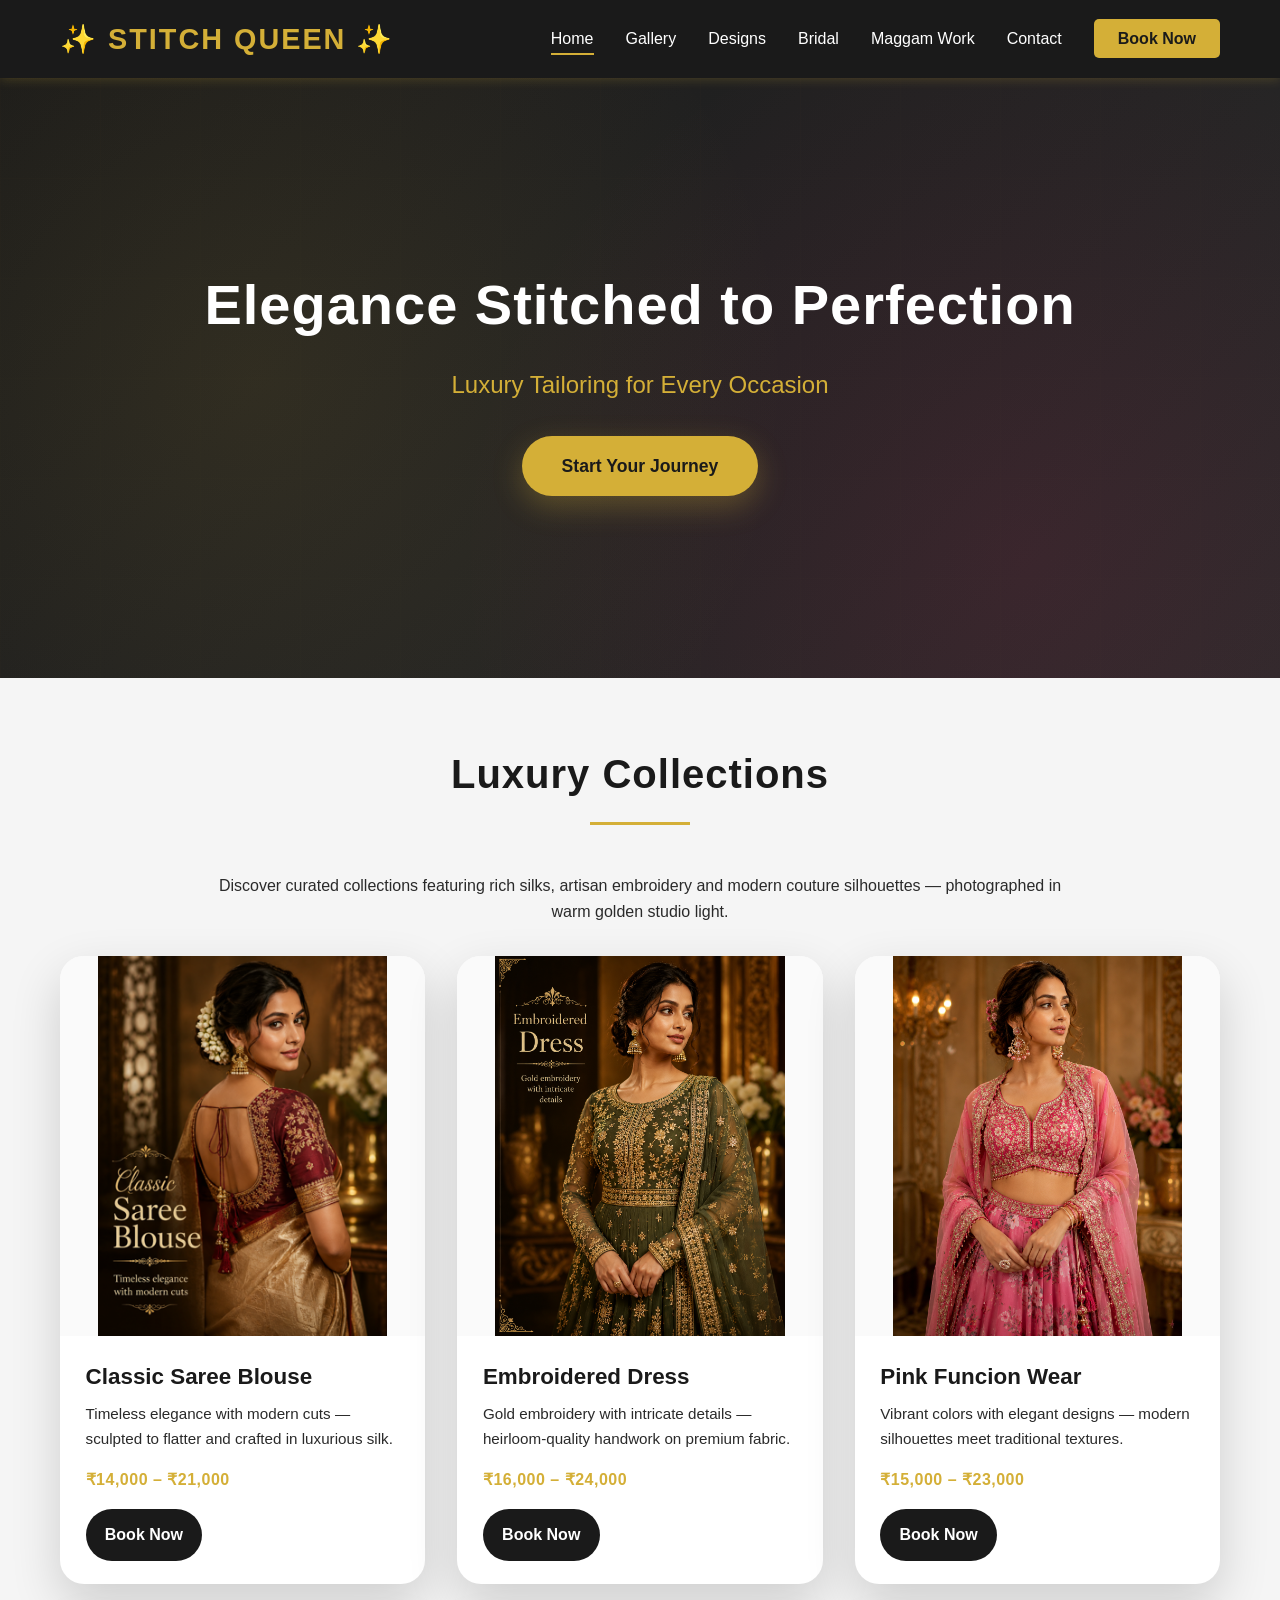
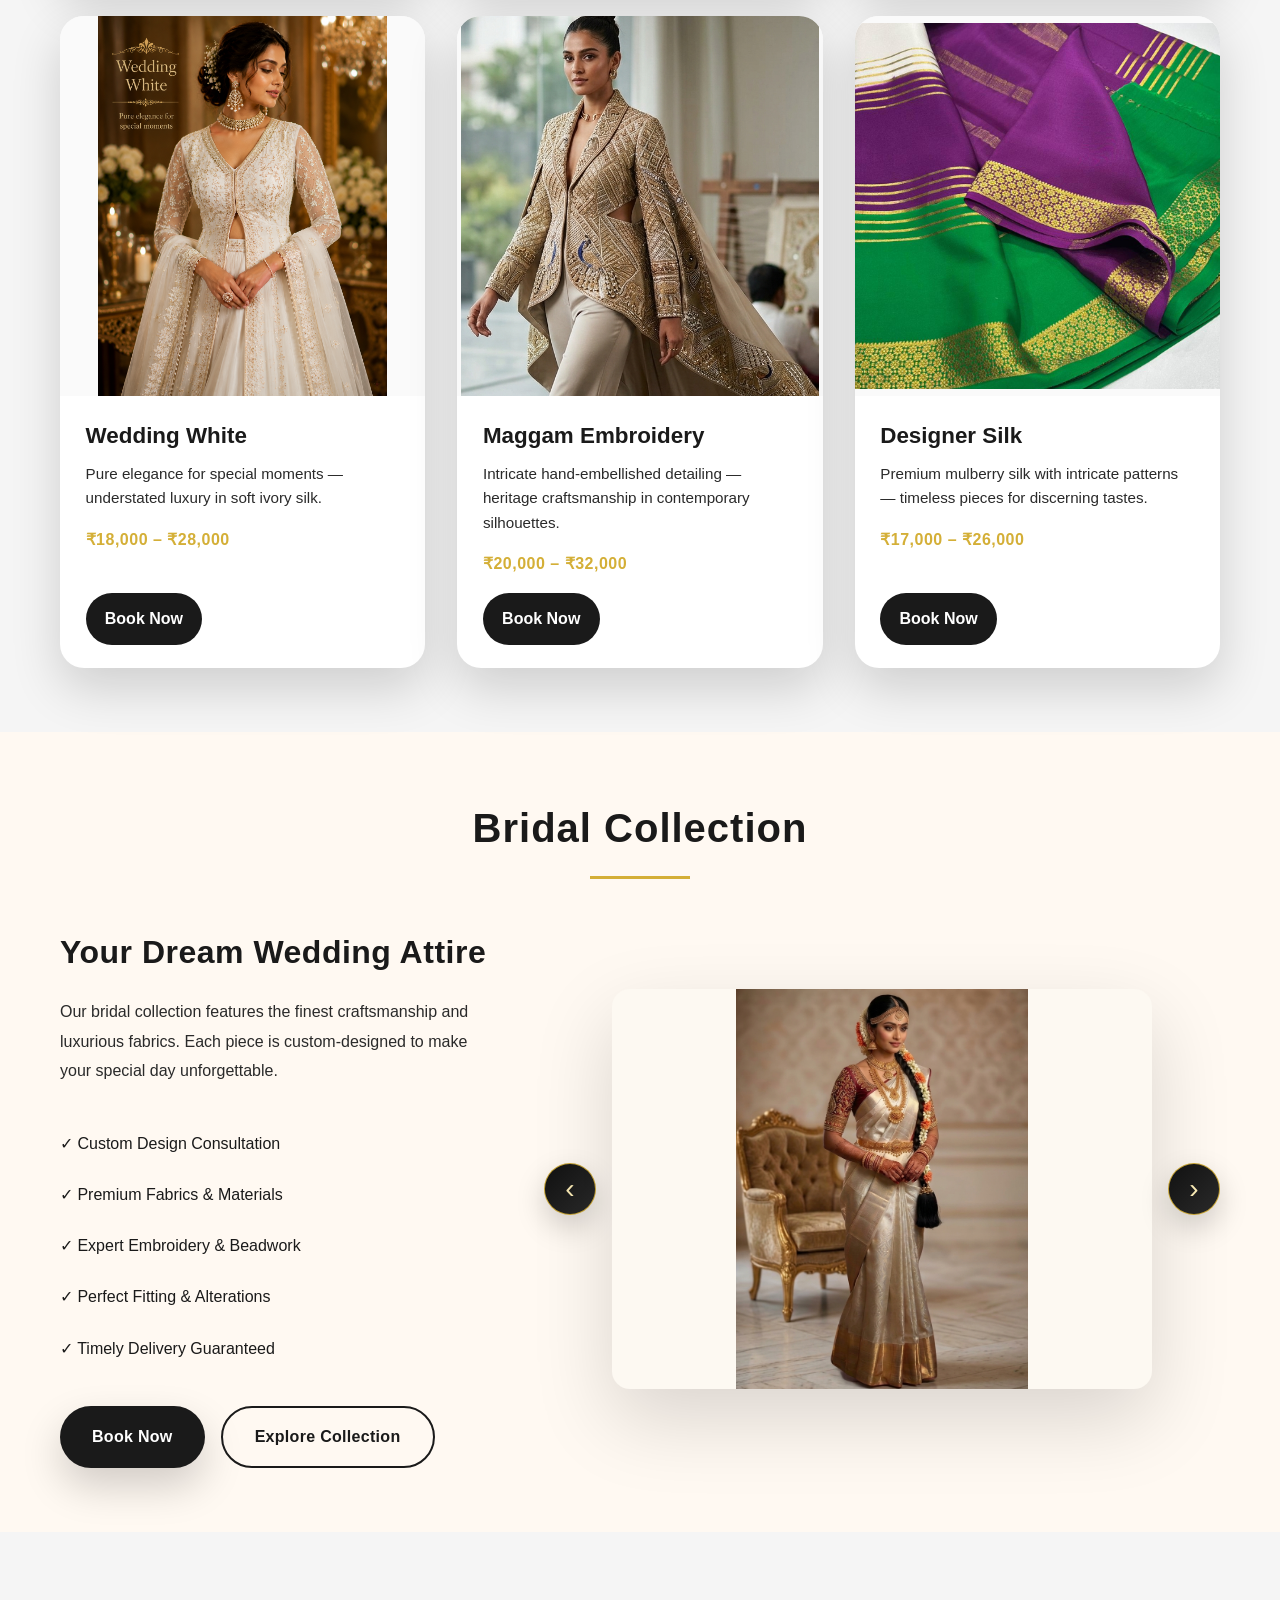
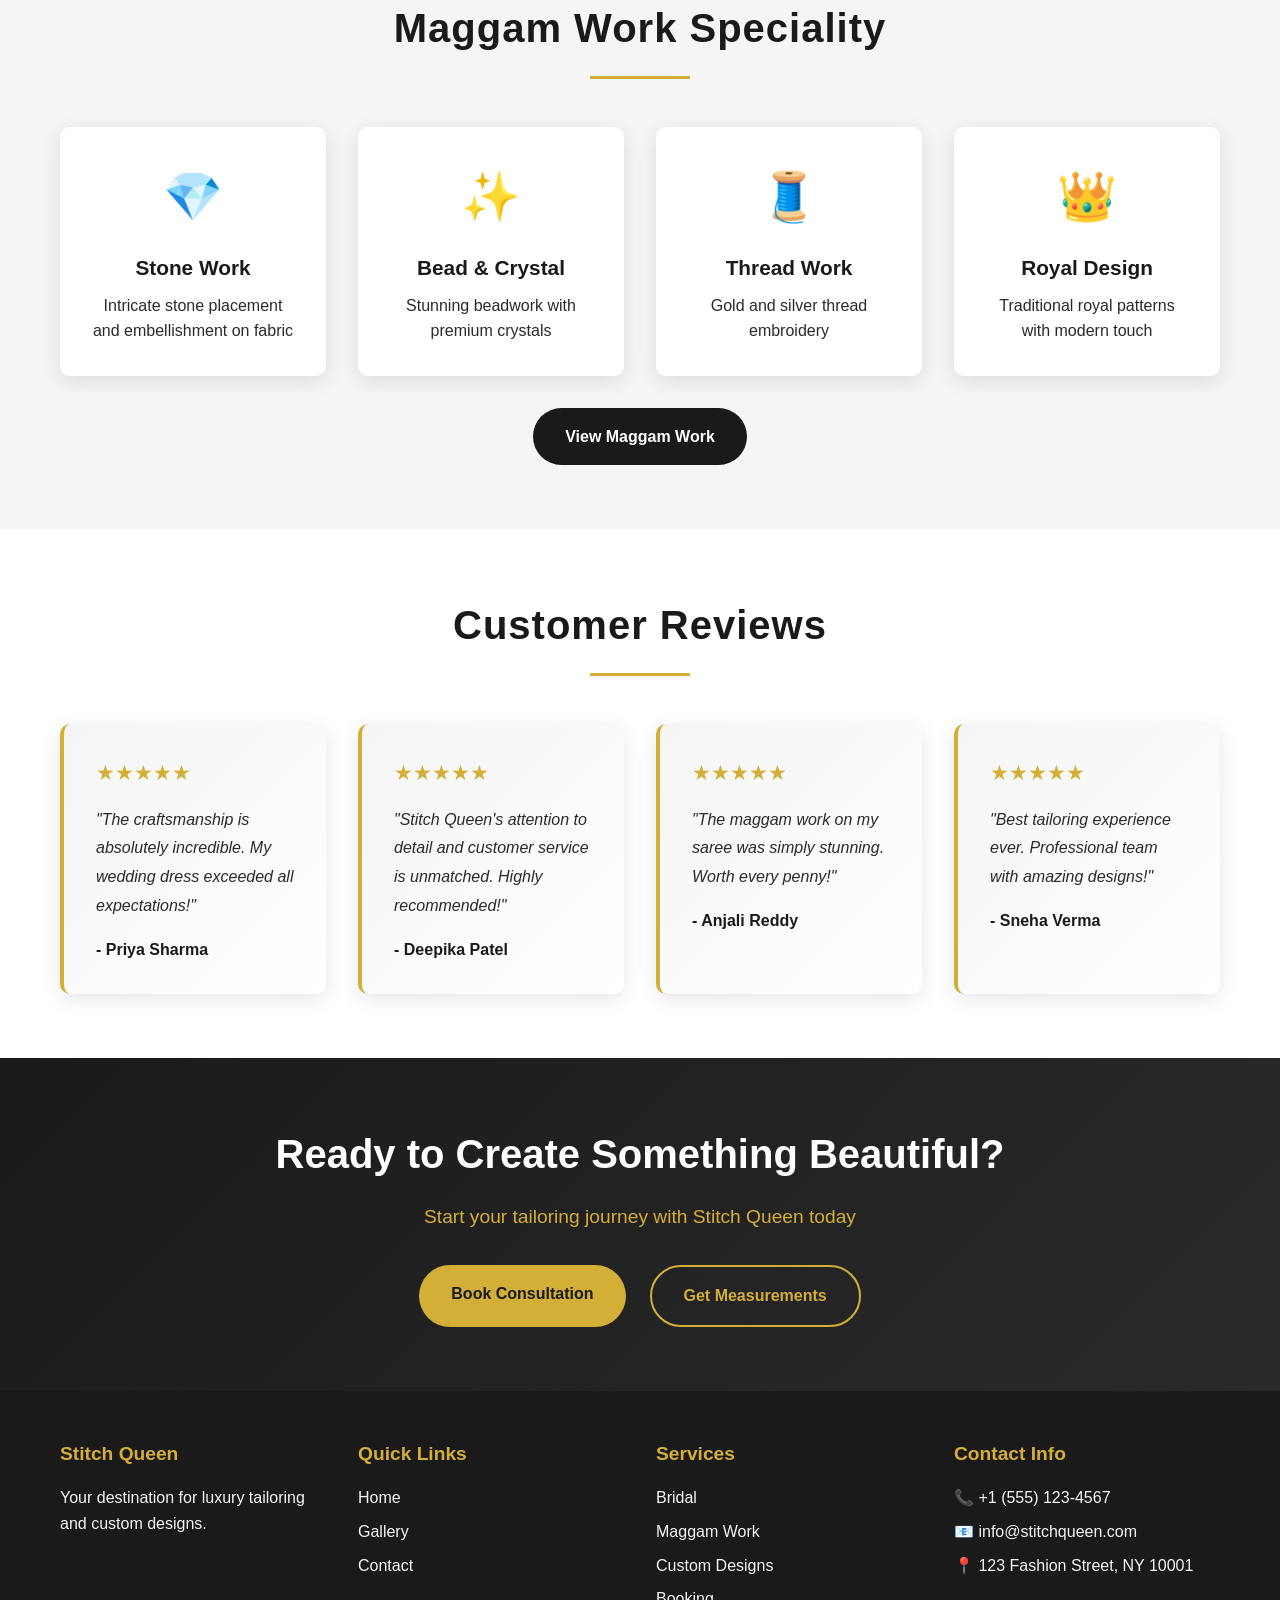
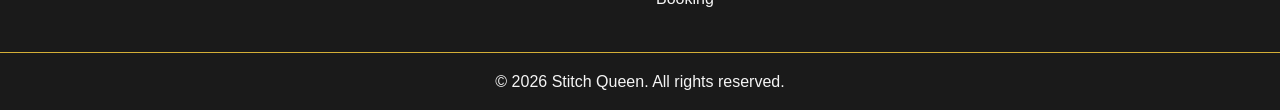
<file: frontend/home.html>
<!DOCTYPE html>
<html lang="en">
<head>
    <meta charset="UTF-8">
    <meta name="viewport" content="width=device-width, initial-scale=1.0">
    <title>Stitch Queen - Luxury Tailoring Boutique</title>
    <link rel="stylesheet" href="../css/style.css">
</head>
<body>
    <!-- Navigation Bar -->
    <nav class="navbar">
        <div class="navbar-container">
            <div class="logo">
                <h1>✨ STITCH QUEEN ✨</h1>
            </div>
            <ul class="nav-menu">
                <li><a href="home.html" class="nav-link active">Home</a></li>
                <li><a href="gallery.html" class="nav-link">Gallery</a></li>
                <li><a href="designs.html" class="nav-link">Designs</a></li>
                <li><a href="bridal.html" class="nav-link">Bridal</a></li>
                <li><a href="maggam.html" class="nav-link">Maggam Work</a></li>
                
                <li><a href="contact.html" class="nav-link">Contact</a></li>
                <li><a href="booking.html" class="nav-link booking-btn">Book Now</a></li>
            </ul>
            <div class="hamburger" id="hamburger">
                <span></span>
                <span></span>
                <span></span>
            </div>
        </div>
    </nav>

    <!-- Hero Section -->
    <section class="hero">
        <div class="hero-content">
            <h2 class="hero-title">Elegance Stitched to Perfection</h2>
            <p class="hero-subtitle">Luxury Tailoring for Every Occasion</p>
            <a href="booking.html" class="hero-btn">Start Your Journey</a>
        </div>
        <div class="hero-overlay"></div>
    </section>

    <!-- Premium Collections Section -->
    <section class="trending-section">
        <div class="container">
            <h2 class="section-title">Luxury Collections</h2>
            <p style="text-align:center; color:var(--dark-gray); max-width:860px; margin:0 auto 2rem;">Discover curated collections featuring rich silks, artisan embroidery and modern couture silhouettes — photographed in warm golden studio light.</p>

            <div class="trending-grid">
                <!-- Classic Saree Blouse -->
                <div class="trend-card fashion-card">
                    <div class="fashion-card-media" style="background-color:#f5c484;">
                        <img class="fashion-card-image" src="../images/home/classicsareeblouse.png" alt="Classic Saree Blouse">
                        <div class="fashion-card-overlay"></div>
                    </div>
                    <div class="fashion-card-content">
                        <div class="fashion-card-body">
                            <h3>Classic Saree Blouse</h3>
                            <p>Timeless elegance with modern cuts — sculpted to flatter and crafted in luxurious silk.</p>
                            <span class="fashion-card-tag">₹14,000 – ₹21,000</span>
                        </div>
                        <div class="fashion-card-footer"><a href="booking.html">Book Now</a></div>
                    </div>
                </div>

                <!-- Embroidered Dress -->
                <div class="trend-card fashion-card">
                    <div class="fashion-card-media" style="background-color:#8bc2e7;">
                        <img class="fashion-card-image" src="../images/home/embroidereddress.png" alt="Embroidered Dress">
                        <div class="fashion-card-overlay"></div>
                    </div>
                    <div class="fashion-card-content">
                        <div class="fashion-card-body">
                            <h3>Embroidered Dress</h3>
                            <p>Gold embroidery with intricate details — heirloom-quality handwork on premium fabric.</p>
                            <span class="fashion-card-tag">₹16,000 – ₹24,000</span>
                        </div>
                        <div class="fashion-card-footer"><a href="booking.html">Book Now</a></div>
                    </div>
                </div>

                <!-- Pink Function Wear -->
                <div class="trend-card fashion-card">
                    <div class="fashion-card-media" style="background-color:#a37493;">
                        <img class="fashion-card-image" src="../images/home/pinkfunctionwear.png" alt="Pink Fusion Wear">
                        <div class="fashion-card-overlay"></div>
                    </div>
                    <div class="fashion-card-content">
                        <div class="fashion-card-body">
                            <h3>Pink Funcion Wear</h3>
                            <p>Vibrant colors with elegant designs — modern silhouettes meet traditional textures.</p>
                            <span class="fashion-card-tag">₹15,000 – ₹23,000</span>
                        </div>
                        <div class="fashion-card-footer"><a href="booking.html">Book Now</a></div>
                    </div>
                </div>

                <!-- Wedding White -->
                <div class="trend-card fashion-card">
                    <div class="fashion-card-media" style="background-color:#dd7982;">
                        <img class="fashion-card-image" src="../images/home/weddingwhite.png" alt="Wedding White Collection">
                        <div class="fashion-card-overlay"></div>
                    </div>
                    <div class="fashion-card-content">
                        <div class="fashion-card-body">
                            <h3>Wedding White</h3>
                            <p>Pure elegance for special moments — understated luxury in soft ivory silk.</p>
                            <span class="fashion-card-tag">₹18,000 – ₹28,000</span>
                        </div>
                        <div class="fashion-card-footer"><a href="booking.html">Book Now</a></div>
                    </div>
                </div>

                <!-- Maggam Embroidery -->
                <div class="trend-card fashion-card">
                    <div class="fashion-card-media" style="background-color:#c4a69d;">
                        <img class="fashion-card-image" src="../images/home/maggamembroidery.png" alt="Maggam Embroidery">
                        <div class="fashion-card-overlay"></div>
                    </div>
                    <div class="fashion-card-content">
                        <div class="fashion-card-body">
                            <h3>Maggam Embroidery</h3>
                            <p>Intricate hand-embellished detailing — heritage craftsmanship in contemporary silhouettes.</p>
                            <span class="fashion-card-tag">₹20,000 – ₹32,000</span>
                        </div>
                        <div class="fashion-card-footer"><a href="booking.html">Book Now</a></div>
                    </div>
                </div>

                <!-- Designer Silk Collection -->
                <div class="trend-card fashion-card">
                    <div class="fashion-card-media" style="background-color:#6b8e9e;">
                        <img class="fashion-card-image" src="../images/home/designersilk.png" alt="Designer Silk Collection">
                        <div class="fashion-card-overlay"></div>
                    </div>
                    <div class="fashion-card-content">
                        <div class="fashion-card-body">
                            <h3>Designer Silk</h3>
                            <p>Premium mulberry silk with intricate patterns — timeless pieces for discerning tastes.</p>
                            <span class="fashion-card-tag">₹17,000 – ₹26,000</span>
                        </div>
                        <div class="fashion-card-footer"><a href="booking.html">Book Now</a></div>
                    </div>
                </div>
            </div>
        </div>
    </section>

    <!-- Bridal Collection Section -->
    <section class="bridal-section">
        <div class="container">
            <h2 class="section-title">Bridal Collection</h2>
            <div class="bridal-content">
                <div class="bridal-text">
                    <span class="section-subtitle">Your Dream Wedding Attire</span>
                    <p>Our bridal collection features the finest craftsmanship and luxurious fabrics. Each piece is custom-designed to make your special day unforgettable.</p>
                    <ul class="bridal-features">
                        <li>✓ Custom Design Consultation</li>
                        <li>✓ Premium Fabrics & Materials</li>
                        <li>✓ Expert Embroidery & Beadwork</li>
                        <li>✓ Perfect Fitting & Alterations</li>
                        <li>✓ Timely Delivery Guaranteed</li>
                    </ul>
                    <div class="bridal-actions">
                        <a href="booking.html" class="bridal-btn primary">Book Now</a>
                        <a href="bridal.html" class="bridal-btn secondary">Explore Collection</a>
                    </div>
                </div>
                <div class="bridal-image">
                    <div class="bridal-slider" aria-label="Bridal collection slider">
                        <button class="slider-arrow prev" aria-label="Previous slide">‹</button>
                        <div class="slides-wrapper">
                            <div class="slides">
                                <div class="slide" data-index="0">
                                    <img src="../images/home/bridalcollection1.png" alt="Bridal Collection 1" />
                                </div>
                                <div class="slide" data-index="1">
                                    <img src="../images/home/bridalcollection2.png" alt="Bridal Collection 2" />
                                </div>
                                <div class="slide" data-index="2">
                                    <img src="../images/home/bridalcollection3.png" alt="Bridal Collection 3" />
                                </div>
                            </div>
                        </div>
                        <button class="slider-arrow next" aria-label="Next slide">›</button>
                    </div>
                </div>
            </div>
        </div>
    </section>

    <!-- Maggam Work Section -->
    <section class="maggam-section">
        <div class="container">
            <h2 class="section-title">Maggam Work Speciality</h2>
            <div class="maggam-grid">
                <div class="maggam-item">
                    <div class="maggam-icon">💎</div>
                    <h3>Stone Work</h3>
                    <p>Intricate stone placement and embellishment on fabric</p>
                </div>
                <div class="maggam-item">
                    <div class="maggam-icon">✨</div>
                    <h3>Bead & Crystal</h3>
                    <p>Stunning beadwork with premium crystals</p>
                </div>
                <div class="maggam-item">
                    <div class="maggam-icon">🧵</div>
                    <h3>Thread Work</h3>
                    <p>Gold and silver thread embroidery</p>
                </div>
                <div class="maggam-item">
                    <div class="maggam-icon">👑</div>
                    <h3>Royal Design</h3>
                    <p>Traditional royal patterns with modern touch</p>
                </div>
            </div>
            <a href="maggam.html" class="view-more-btn">View Maggam Work</a>
        </div>
    </section>

    <!-- Customer Reviews Section -->
    <section class="reviews-section">
        <div class="container">
            <h2 class="section-title">Customer Reviews</h2>
            <div class="reviews-grid">
                <div class="review-card">
                    <div class="stars">★★★★★</div>
                    <p class="review-text">"The craftsmanship is absolutely incredible. My wedding dress exceeded all expectations!"</p>
                    <p class="review-author">- Priya Sharma</p>
                </div>

                <div class="review-card">
                    <div class="stars">★★★★★</div>
                    <p class="review-text">"Stitch Queen's attention to detail and customer service is unmatched. Highly recommended!"</p>
                    <p class="review-author">- Deepika Patel</p>
                </div>

                <div class="review-card">
                    <div class="stars">★★★★★</div>
                    <p class="review-text">"The maggam work on my saree was simply stunning. Worth every penny!"</p>
                    <p class="review-author">- Anjali Reddy</p>
                </div>

                <div class="review-card">
                    <div class="stars">★★★★★</div>
                    <p class="review-text">"Best tailoring experience ever. Professional team with amazing designs!"</p>
                    <p class="review-author">- Sneha Verma</p>
                </div>
            </div>
        </div>
    </section>

    <!-- Call to Action Section -->
    <section class="cta-section">
        <div class="container">
            <h2>Ready to Create Something Beautiful?</h2>
            <p>Start your tailoring journey with Stitch Queen today</p>
            <div class="cta-buttons">
                <a href="booking.html" class="cta-btn primary">Book Consultation</a>
                <a href="measurements.html" class="cta-btn secondary">Get Measurements</a>
            </div>
        </div>
    </section>

    <!-- Footer -->
    <footer class="footer">
        <div class="footer-container">
            <div class="footer-section">
                <h3>Stitch Queen</h3>
                <p>Your destination for luxury tailoring and custom designs.</p>
            </div>
            <div class="footer-section">
                <h4>Quick Links</h4>
                <ul>
                    <li><a href="home.html">Home</a></li>
                    <li><a href="gallery.html">Gallery</a></li>
                    
                    <li><a href="contact.html">Contact</a></li>
                </ul>
            </div>
            <div class="footer-section">
                <h4>Services</h4>
                <ul>
                    <li><a href="bridal.html">Bridal</a></li>
                    <li><a href="maggam.html">Maggam Work</a></li>
                    <li><a href="designs.html">Custom Designs</a></li>
                    <li><a href="booking.html">Booking</a></li>
                </ul>
            </div>
            <div class="footer-section">
                <h4>Contact Info</h4>
                <p>📞 +1 (555) 123-4567</p>
                <p>📧 info@stitchqueen.com</p>
                <p>📍 123 Fashion Street, NY 10001</p>
            </div>
        </div>
        <div class="footer-bottom">
            <p>&copy; 2026 Stitch Queen. All rights reserved.</p>
        </div>
    </footer>

    <script src="../js/script.js"></script>
</body>
</html>
</file>
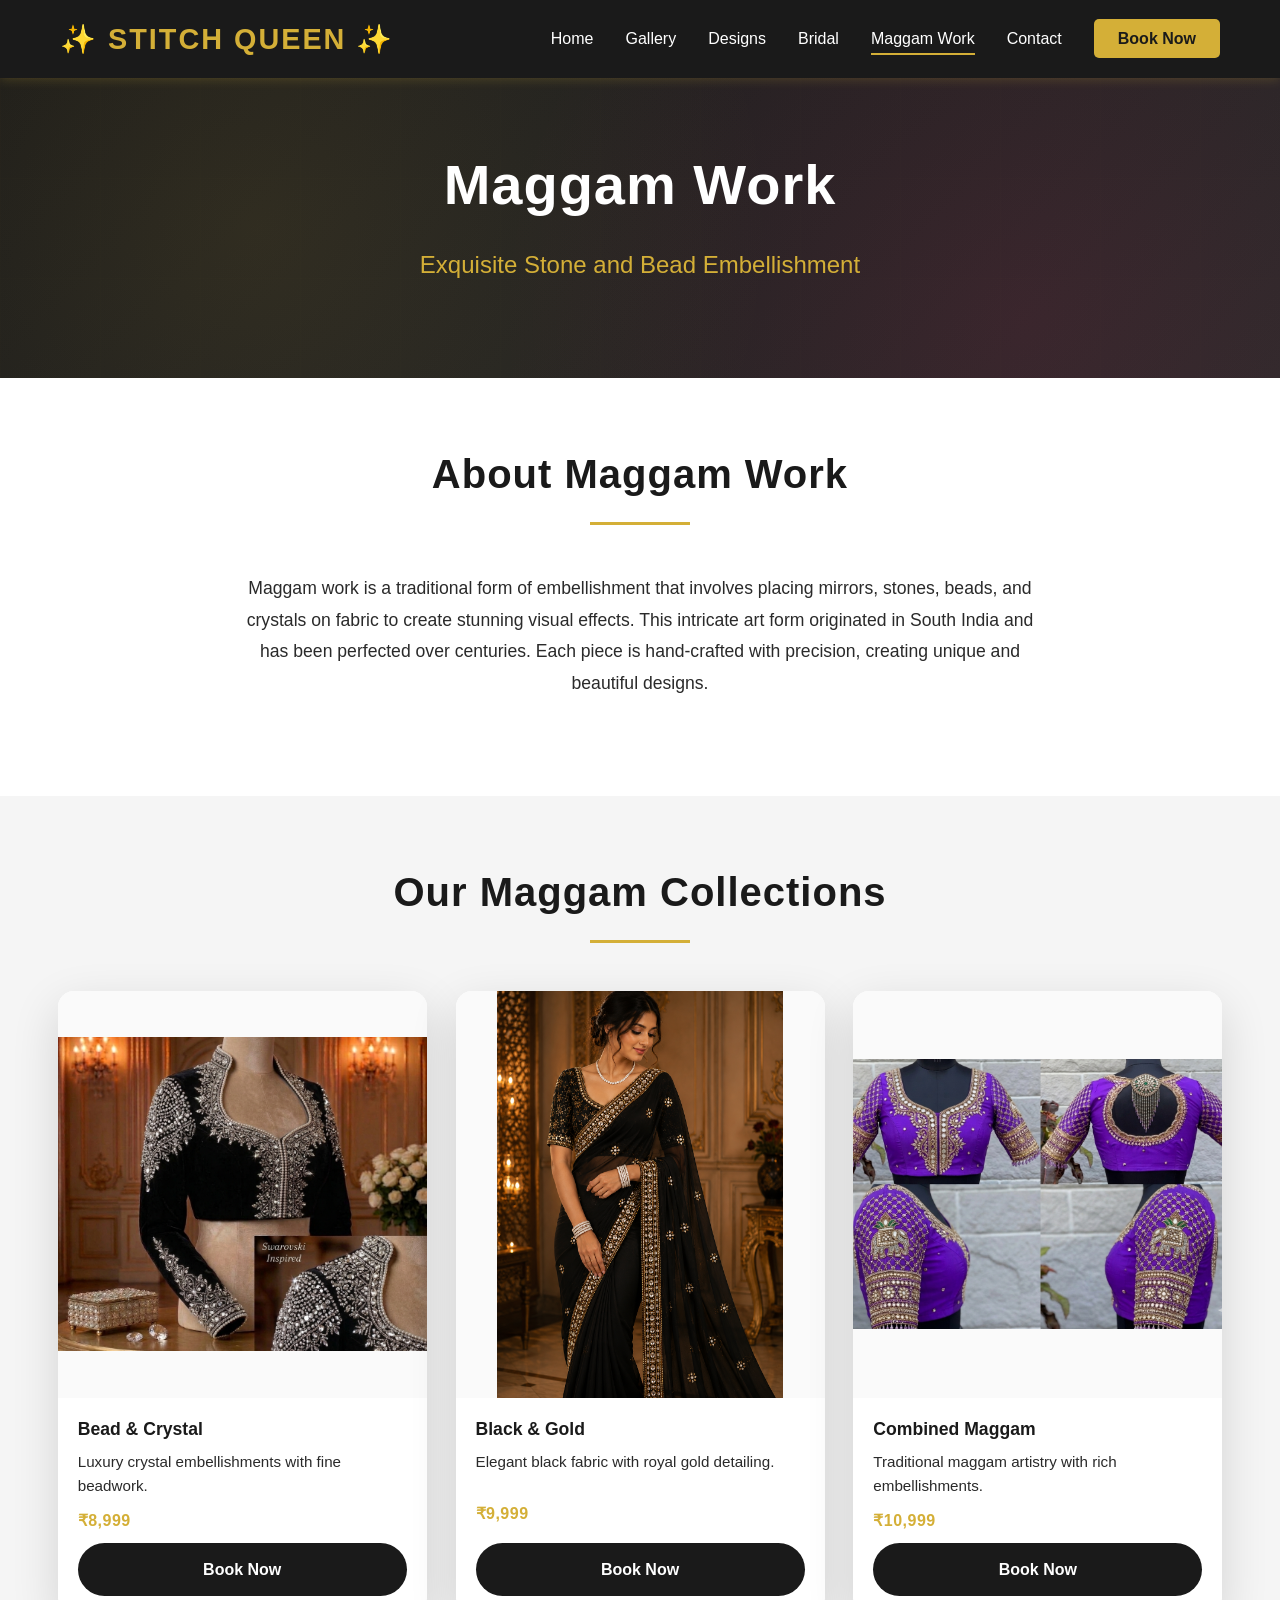
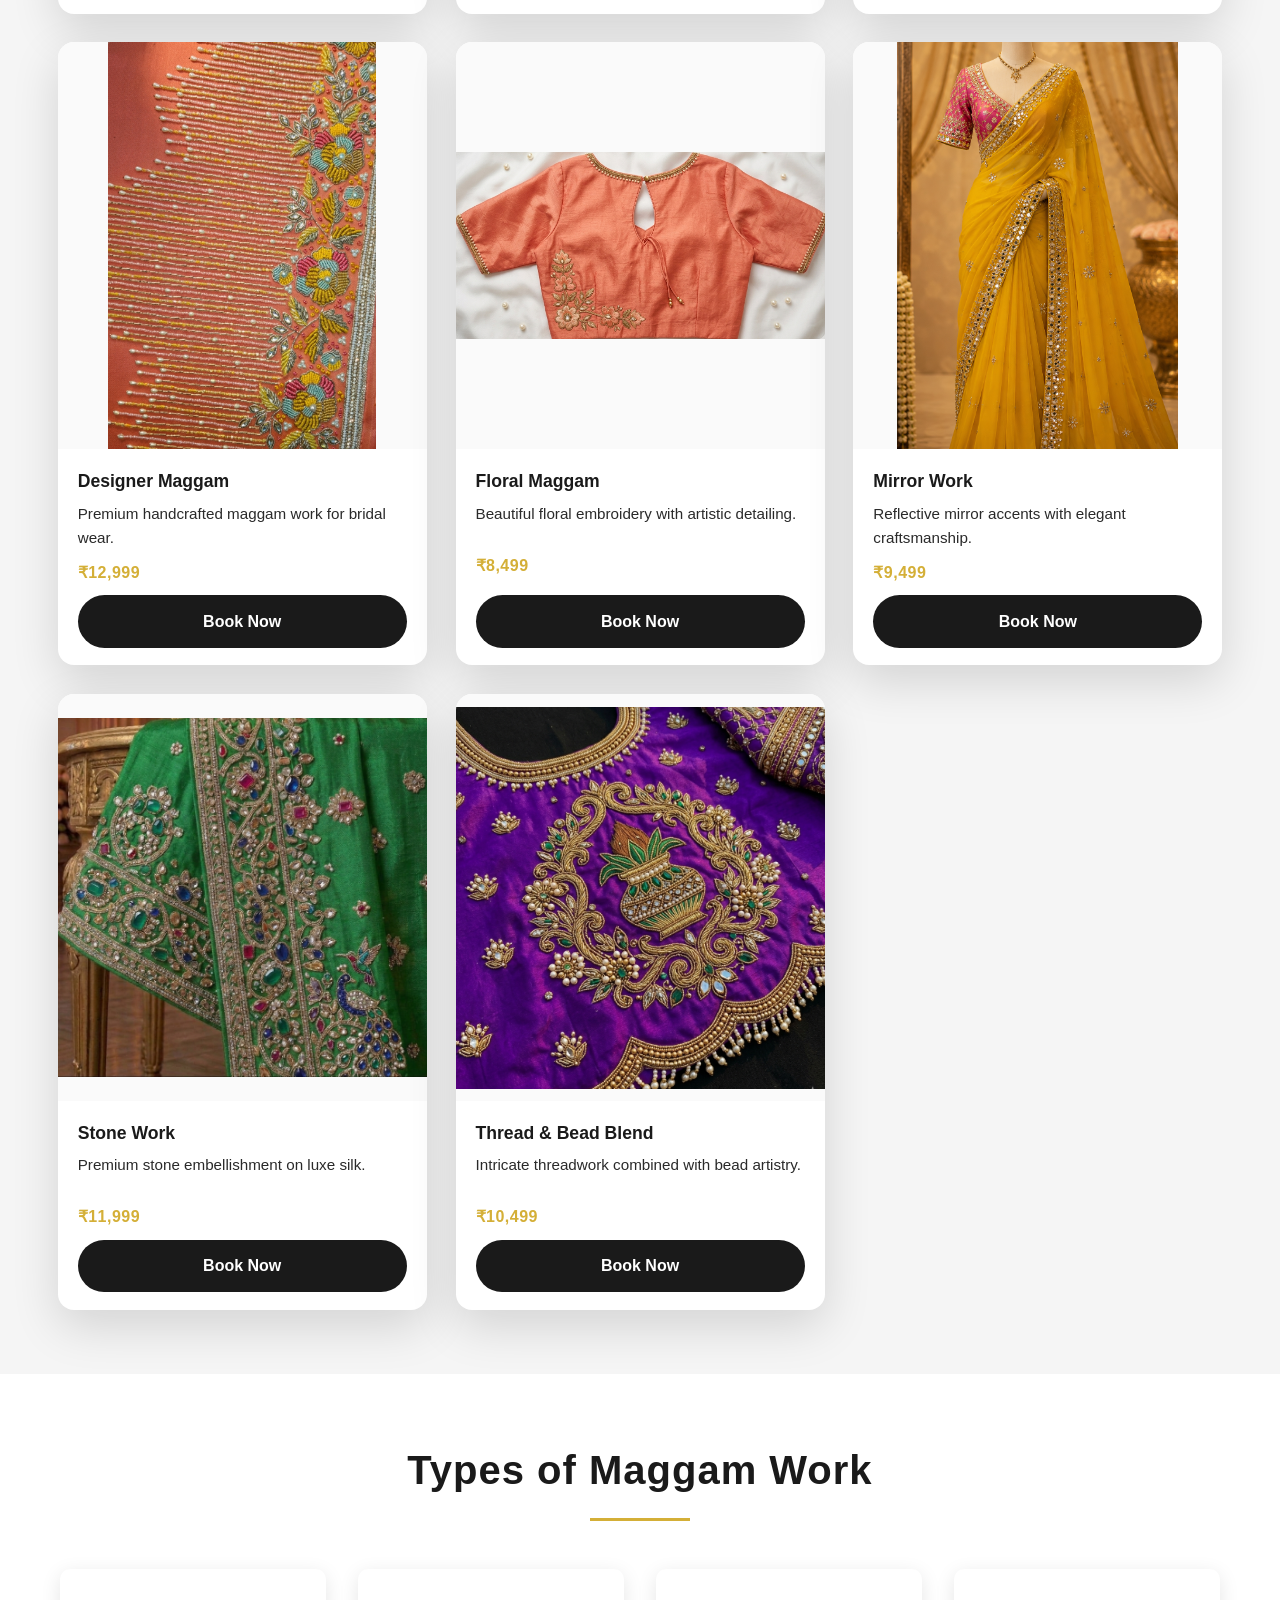
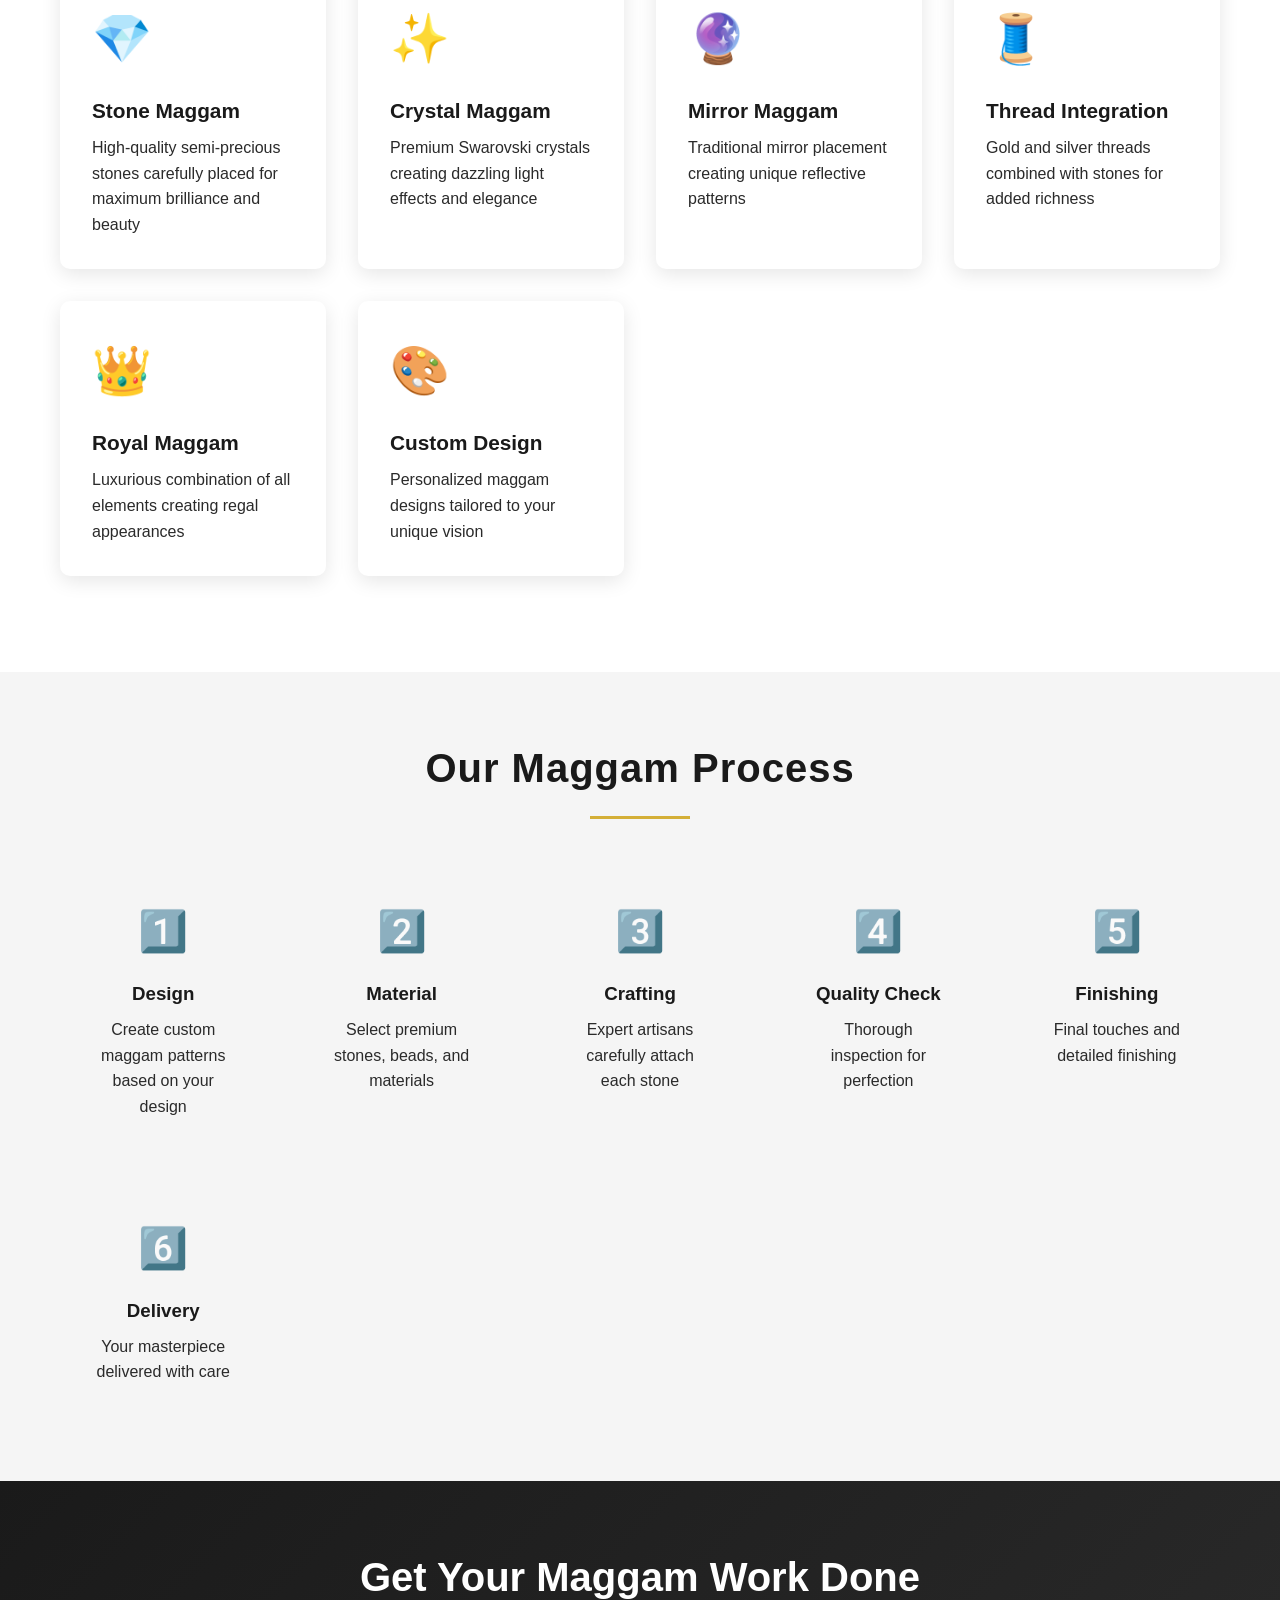
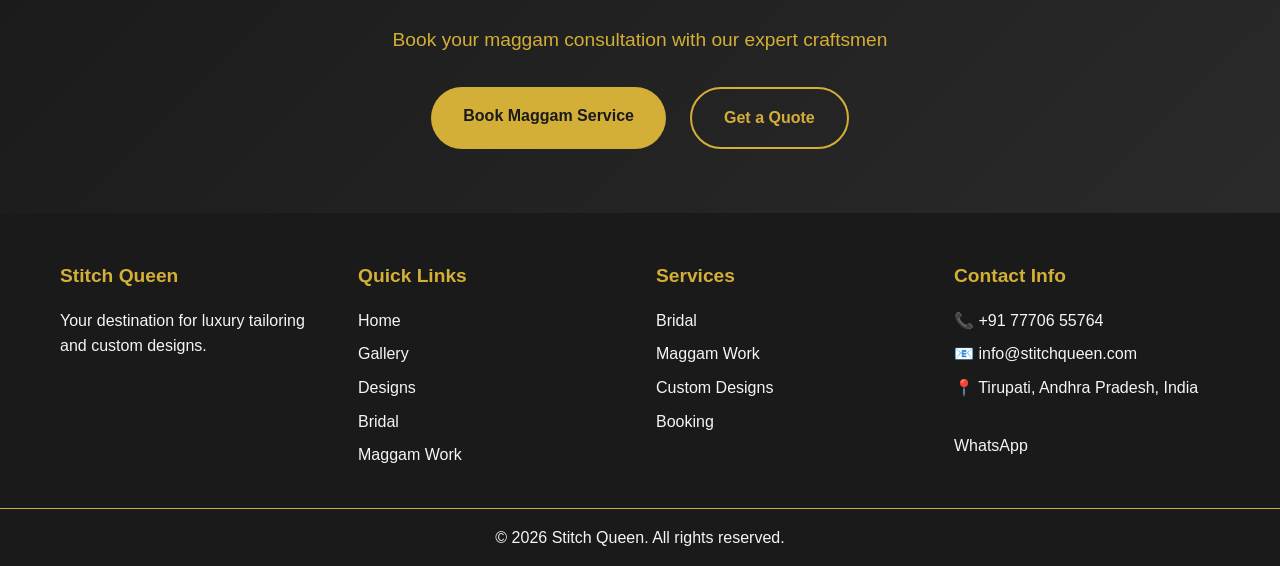
<file: frontend/maggam.html>
<!DOCTYPE html>
<html lang="en">
<head>
    <meta charset="UTF-8">
    <meta name="viewport" content="width=device-width, initial-scale=1.0">
    <title>Maggam Work - Stitch Queen</title>
    <meta name="description" content="Premium maggam work tailoring in Tirupati by Stitch Queen. Beautiful embellishment and hand-crafted detailing for sarees, blouses, and bridal wear.">
    <meta name="keywords" content="Maggam Work, Embroidery, Hand Embellished, Indian Tailor, Bridal Embellishment">
    <meta property="og:title" content="Maggam Work - Stitch Queen">
    <meta property="og:description" content="Rich South Indian maggam work tailored with precise handcraft and luxury finishes.">
    <meta property="og:type" content="website">
    <meta property="og:image" content="images/favicon.svg">
    <meta property="og:url" content="https://stitchqueen.example.com/maggam.html">
    <link rel="icon" type="image/svg+xml" href="images/favicon.svg">
    <link rel="stylesheet" href="css/style.css">
</head>
<body>
    <!-- Navigation Bar -->
    <nav class="navbar">
        <div class="navbar-container">
            <div class="logo">
                <h1>✨ STITCH QUEEN ✨</h1>
            </div>
            <ul class="nav-menu">
                <li><a href="index.html" class="nav-link">Home</a></li>
                <li><a href="gallery.html" class="nav-link">Gallery</a></li>
                <li><a href="designs.html" class="nav-link">Designs</a></li>
                <li><a href="bridal.html" class="nav-link">Bridal</a></li>
                <li><a href="maggam.html" class="nav-link active">Maggam Work</a></li>
                <li><a href="contact.html" class="nav-link">Contact</a></li>
                <li><a href="booking.html" class="nav-link booking-btn">Book Now</a></li>
            </ul>
            <div class="hamburger" id="hamburger">
                <span></span>
                <span></span>
                <span></span>
            </div>
        </div>
    </nav>

    <!-- Hero Section -->
    <section class="hero" style="height: 300px;">
        <div class="hero-content">
            <h2 class="hero-title">Maggam Work</h2>
            <p class="hero-subtitle">Exquisite Stone and Bead Embellishment</p>
        </div>
        <div class="hero-overlay"></div>
    </section>

    <!-- What is Maggam Work -->
    <section>
        <div class="container">
            <h2 class="section-title">About Maggam Work</h2>
            <div style="max-width: 800px; margin: 0 auto; text-align: center;">
                <p style="font-size: 1.1rem; color: #2a2a2a; line-height: 1.8; margin-bottom: 2rem;">
                    Maggam work is a traditional form of embellishment that involves placing mirrors, stones, beads, and crystals on fabric to create stunning visual effects. This intricate art form originated in South India and has been perfected over centuries. Each piece is hand-crafted with precision, creating unique and beautiful designs.
                </p>
            </div>
        </div>
    </section>

    <!-- Maggam Collections -->
    <section style="background-color: #f5f5f5;">
        <div class="container">
            <h2 class="section-title">Our Maggam Collections</h2>
            <div class="trending-grid maggam-collection-grid">
                <div class="trend-card fashion-card maggam-card">
                    <div class="fashion-card-media">
                        <img class="fashion-card-image" src="images/maggamwork/bead&crystal.png" alt="Bead & Crystal Maggam Collection Image">
                    </div>
                    <div class="fashion-card-content">
                        <div class="fashion-card-body">
                            <h3>Bead & Crystal</h3>
                            <p>Luxury crystal embellishments with fine beadwork.</p>
                            <span class="fashion-card-tag">₹8,999</span>
                        </div>
                        <div class="fashion-card-footer"><a href="booking.html">Book Now</a></div>
                    </div>
                </div>

                <div class="trend-card fashion-card maggam-card">
                    <div class="fashion-card-media">
                        <img class="fashion-card-image" src="images/maggamwork/black&gold.png" alt="Black & Gold Maggam Collection Image">
                    </div>
                    <div class="fashion-card-content">
                        <div class="fashion-card-body">
                            <h3>Black & Gold</h3>
                            <p>Elegant black fabric with royal gold detailing.</p>
                            <span class="fashion-card-tag">₹9,999</span>
                        </div>
                        <div class="fashion-card-footer"><a href="booking.html">Book Now</a></div>
                    </div>
                </div>

                <div class="trend-card fashion-card maggam-card">
                    <div class="fashion-card-media">
                        <img class="fashion-card-image" src="images/maggamwork/combinedmaggam.png" alt="Combined Maggam Collection Image">
                    </div>
                    <div class="fashion-card-content">
                        <div class="fashion-card-body">
                            <h3>Combined Maggam</h3>
                            <p>Traditional maggam artistry with rich embellishments.</p>
                            <span class="fashion-card-tag">₹10,999</span>
                        </div>
                        <div class="fashion-card-footer"><a href="booking.html">Book Now</a></div>
                    </div>
                </div>

                <div class="trend-card fashion-card maggam-card">
                    <div class="fashion-card-media">
                        <img class="fashion-card-image" src="images/maggamwork/designermaggam.png" alt="Designer Maggam Collection Image">
                    </div>
                    <div class="fashion-card-content">
                        <div class="fashion-card-body">
                            <h3>Designer Maggam</h3>
                            <p>Premium handcrafted maggam work for bridal wear.</p>
                            <span class="fashion-card-tag">₹12,999</span>
                        </div>
                        <div class="fashion-card-footer"><a href="booking.html">Book Now</a></div>
                    </div>
                </div>

                <div class="trend-card fashion-card maggam-card">
                    <div class="fashion-card-media">
                        <img class="fashion-card-image" src="images/maggamwork/floralmaggam.png" alt="Floral Maggam Collection Image">
                    </div>
                    <div class="fashion-card-content">
                        <div class="fashion-card-body">
                            <h3>Floral Maggam</h3>
                            <p>Beautiful floral embroidery with artistic detailing.</p>
                            <span class="fashion-card-tag">₹8,499</span>
                        </div>
                        <div class="fashion-card-footer"><a href="booking.html">Book Now</a></div>
                    </div>
                </div>

                <div class="trend-card fashion-card maggam-card">
                    <div class="fashion-card-media">
                        <img class="fashion-card-image" src="images/maggamwork/mirrorwork.png" alt="Mirror Work Maggam Collection Image">
                    </div>
                    <div class="fashion-card-content">
                        <div class="fashion-card-body">
                            <h3>Mirror Work</h3>
                            <p>Reflective mirror accents with elegant craftsmanship.</p>
                            <span class="fashion-card-tag">₹9,499</span>
                        </div>
                        <div class="fashion-card-footer"><a href="booking.html">Book Now</a></div>
                    </div>
                </div>

                <div class="trend-card fashion-card maggam-card">
                    <div class="fashion-card-media">
                        <img class="fashion-card-image" src="images/maggamwork/stonework.png" alt="Stone Work Maggam Collection Image">
                    </div>
                    <div class="fashion-card-content">
                        <div class="fashion-card-body">
                            <h3>Stone Work</h3>
                            <p>Premium stone embellishment on luxe silk.</p>
                            <span class="fashion-card-tag">₹11,999</span>
                        </div>
                        <div class="fashion-card-footer"><a href="booking.html">Book Now</a></div>
                    </div>
                </div>

                <div class="trend-card fashion-card maggam-card">
                    <div class="fashion-card-media">
                        <img class="fashion-card-image" src="images/maggamwork/thread&beadblend.png" alt="Thread & Bead Blend Maggam Collection Image">
                    </div>
                    <div class="fashion-card-content">
                        <div class="fashion-card-body">
                            <h3>Thread & Bead Blend</h3>
                            <p>Intricate threadwork combined with bead artistry.</p>
                            <span class="fashion-card-tag">₹10,499</span>
                        </div>
                        <div class="fashion-card-footer"><a href="booking.html">Book Now</a></div>
                    </div>
                </div>
            </div>
        </div>
    </section>

    <!-- Maggam Types -->
    <section>
        <div class="container">
            <h2 class="section-title">Types of Maggam Work</h2>
            <div class="maggam-grid">
                <div class="maggam-item">
                    <div class="maggam-icon">💎</div>
                    <h3>Stone Maggam</h3>
                    <p>High-quality semi-precious stones carefully placed for maximum brilliance and beauty</p>
                </div>
                <div class="maggam-item">
                    <div class="maggam-icon">✨</div>
                    <h3>Crystal Maggam</h3>
                    <p>Premium Swarovski crystals creating dazzling light effects and elegance</p>
                </div>
                <div class="maggam-item">
                    <div class="maggam-icon">🔮</div>
                    <h3>Mirror Maggam</h3>
                    <p>Traditional mirror placement creating unique reflective patterns</p>
                </div>
                <div class="maggam-item">
                    <div class="maggam-icon">🧵</div>
                    <h3>Thread Integration</h3>
                    <p>Gold and silver threads combined with stones for added richness</p>
                </div>
                <div class="maggam-item">
                    <div class="maggam-icon">👑</div>
                    <h3>Royal Maggam</h3>
                    <p>Luxurious combination of all elements creating regal appearances</p>
                </div>
                <div class="maggam-item">
                    <div class="maggam-icon">🎨</div>
                    <h3>Custom Design</h3>
                    <p>Personalized maggam designs tailored to your unique vision</p>
                </div>
            </div>
        </div>
    </section>

    <!-- Maggam Process -->
    <section style="background-color: #f5f5f5;">
        <div class="container">
            <h2 class="section-title">Our Maggam Process</h2>
            <div style="display: grid; grid-template-columns: repeat(auto-fit, minmax(200px, 1fr)); gap: 2rem;">
                <div style="text-align: center; padding: 2rem;">
                    <div style="font-size: 2.5rem; margin-bottom: 1rem;">1️⃣</div>
                    <h3 style="color: #1a1a1a; margin-bottom: 0.5rem;">Design</h3>
                    <p style="color: #2a2a2a;">Create custom maggam patterns based on your design</p>
                </div>
                <div style="text-align: center; padding: 2rem;">
                    <div style="font-size: 2.5rem; margin-bottom: 1rem;">2️⃣</div>
                    <h3 style="color: #1a1a1a; margin-bottom: 0.5rem;">Material</h3>
                    <p style="color: #2a2a2a;">Select premium stones, beads, and materials</p>
                </div>
                <div style="text-align: center; padding: 2rem;">
                    <div style="font-size: 2.5rem; margin-bottom: 1rem;">3️⃣</div>
                    <h3 style="color: #1a1a1a; margin-bottom: 0.5rem;">Crafting</h3>
                    <p style="color: #2a2a2a;">Expert artisans carefully attach each stone</p>
                </div>
                <div style="text-align: center; padding: 2rem;">
                    <div style="font-size: 2.5rem; margin-bottom: 1rem;">4️⃣</div>
                    <h3 style="color: #1a1a1a; margin-bottom: 0.5rem;">Quality Check</h3>
                    <p style="color: #2a2a2a;">Thorough inspection for perfection</p>
                </div>
                <div style="text-align: center; padding: 2rem;">
                    <div style="font-size: 2.5rem; margin-bottom: 1rem;">5️⃣</div>
                    <h3 style="color: #1a1a1a; margin-bottom: 0.5rem;">Finishing</h3>
                    <p style="color: #2a2a2a;">Final touches and detailed finishing</p>
                </div>
                <div style="text-align: center; padding: 2rem;">
                    <div style="font-size: 2.5rem; margin-bottom: 1rem;">6️⃣</div>
                    <h3 style="color: #1a1a1a; margin-bottom: 0.5rem;">Delivery</h3>
                    <p style="color: #2a2a2a;">Your masterpiece delivered with care</p>
                </div>
            </div>
        </div>
    </section>

    <!-- CTA Section -->
    <section class="cta-section">
        <div class="container">
            <h2>Get Your Maggam Work Done</h2>
            <p>Book your maggam consultation with our expert craftsmen</p>
            <div class="cta-buttons">
                <a href="booking.html" class="cta-btn primary">Book Maggam Service</a>
                <a href="contact.html" class="cta-btn secondary">Get a Quote</a>
            </div>
        </div>
    </section>

    <!-- Footer -->
    <footer class="footer">
        <div class="footer-container">
            <div class="footer-section">
                <h3>Stitch Queen</h3>
                <p>Your destination for luxury tailoring and custom designs.</p>
            </div>
            <div class="footer-section">
                <h4>Quick Links</h4>
                <ul>
                    <li><a href="index.html">Home</a></li>
                    <li><a href="gallery.html">Gallery</a></li>
                    <li><a href="designs.html">Designs</a></li>
                    <li><a href="bridal.html">Bridal</a></li>
                    <li><a href="maggam.html">Maggam Work</a></li>
                </ul>
            </div>
            <div class="footer-section">
                <h4>Services</h4>
                <ul>
                    <li><a href="bridal.html">Bridal</a></li>
                    <li><a href="maggam.html">Maggam Work</a></li>
                    <li><a href="designs.html">Custom Designs</a></li>
                    <li><a href="booking.html">Booking</a></li>
                </ul>
            </div>
            <div class="footer-section">
                <h4>Contact Info</h4>
                <p>📞 +91 77706 55764</p>
                <p>📧 info@stitchqueen.com</p>
                <p>📍 Tirupati, Andhra Pradesh, India</p>
                <p class="mt-2"><a href="https://wa.me/917780655764" target="_blank" rel="noopener noreferrer">WhatsApp</a></p>
            </div>
        </div>
        <div class="footer-bottom">
            <p>&copy; 2026 Stitch Queen. All rights reserved.</p>
        </div>
    </footer>

    <script src="js/script.js"></script>
</body>
</html>
</file>
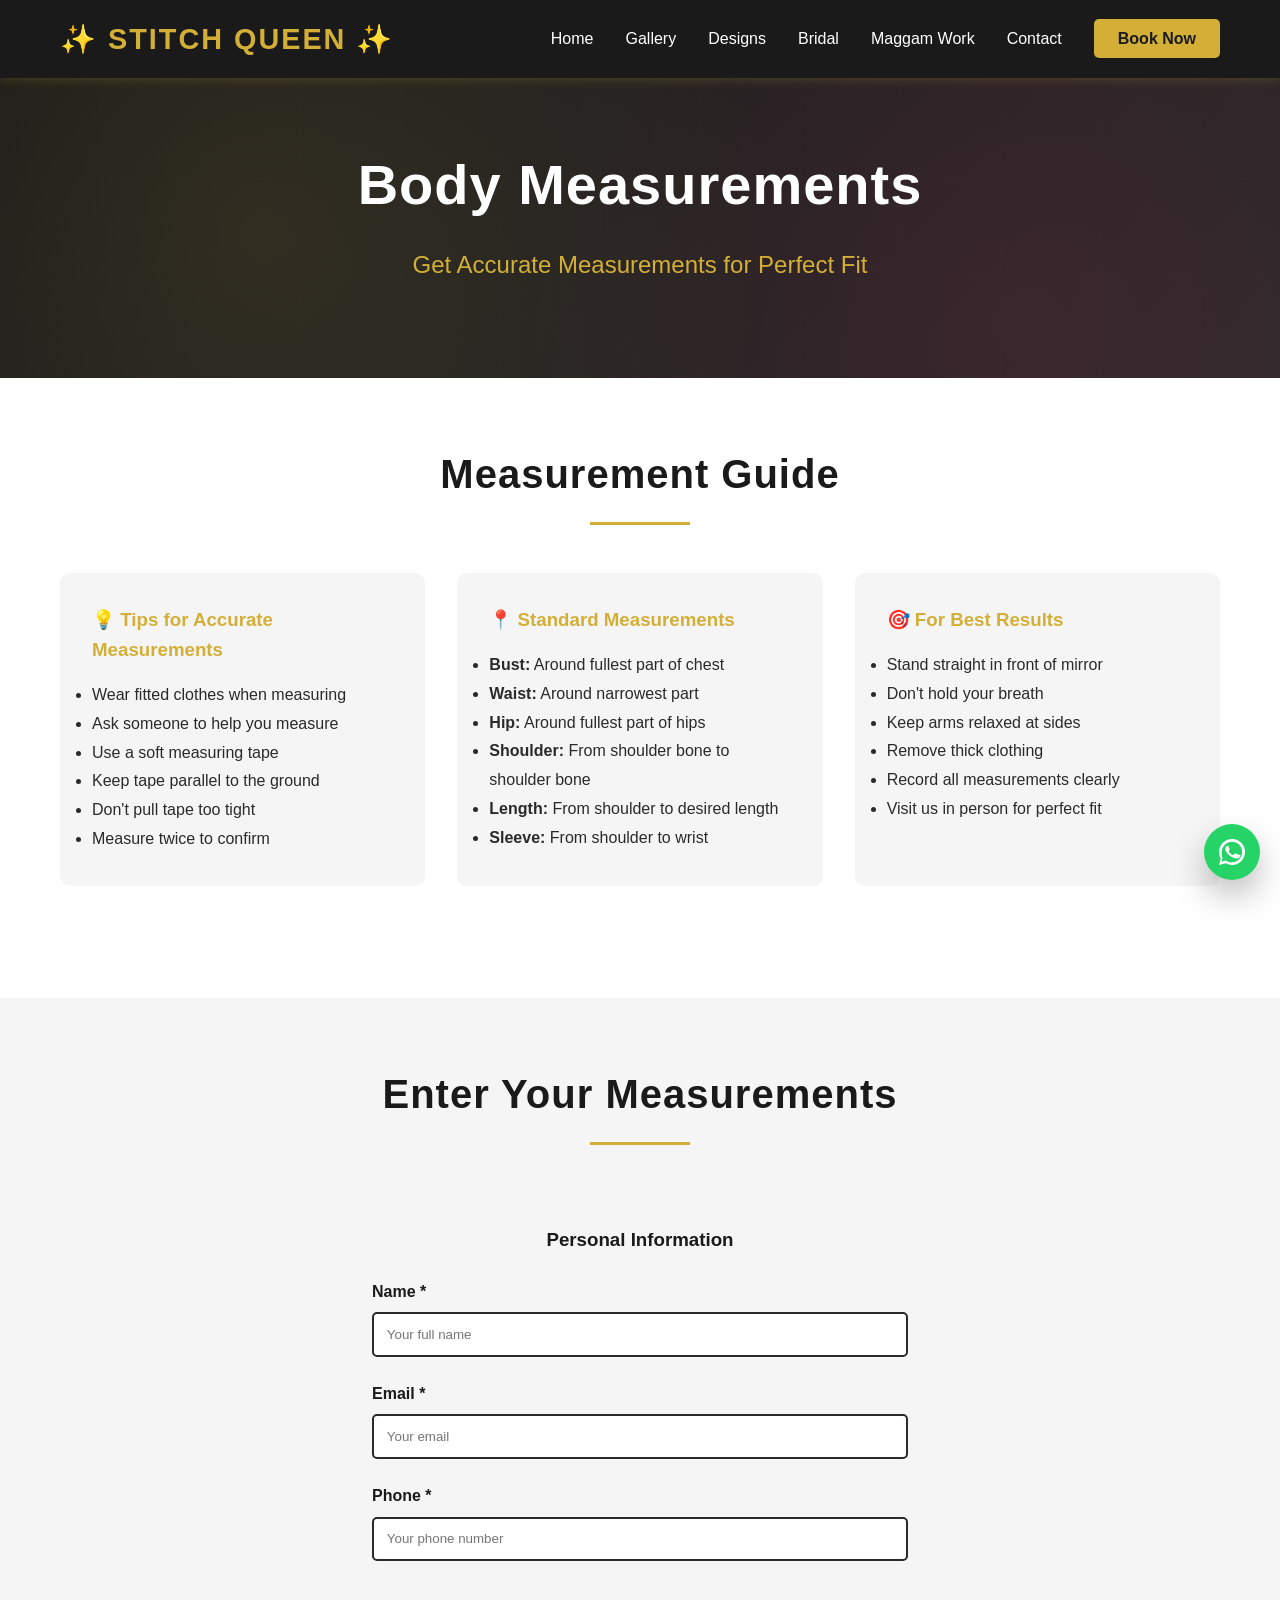
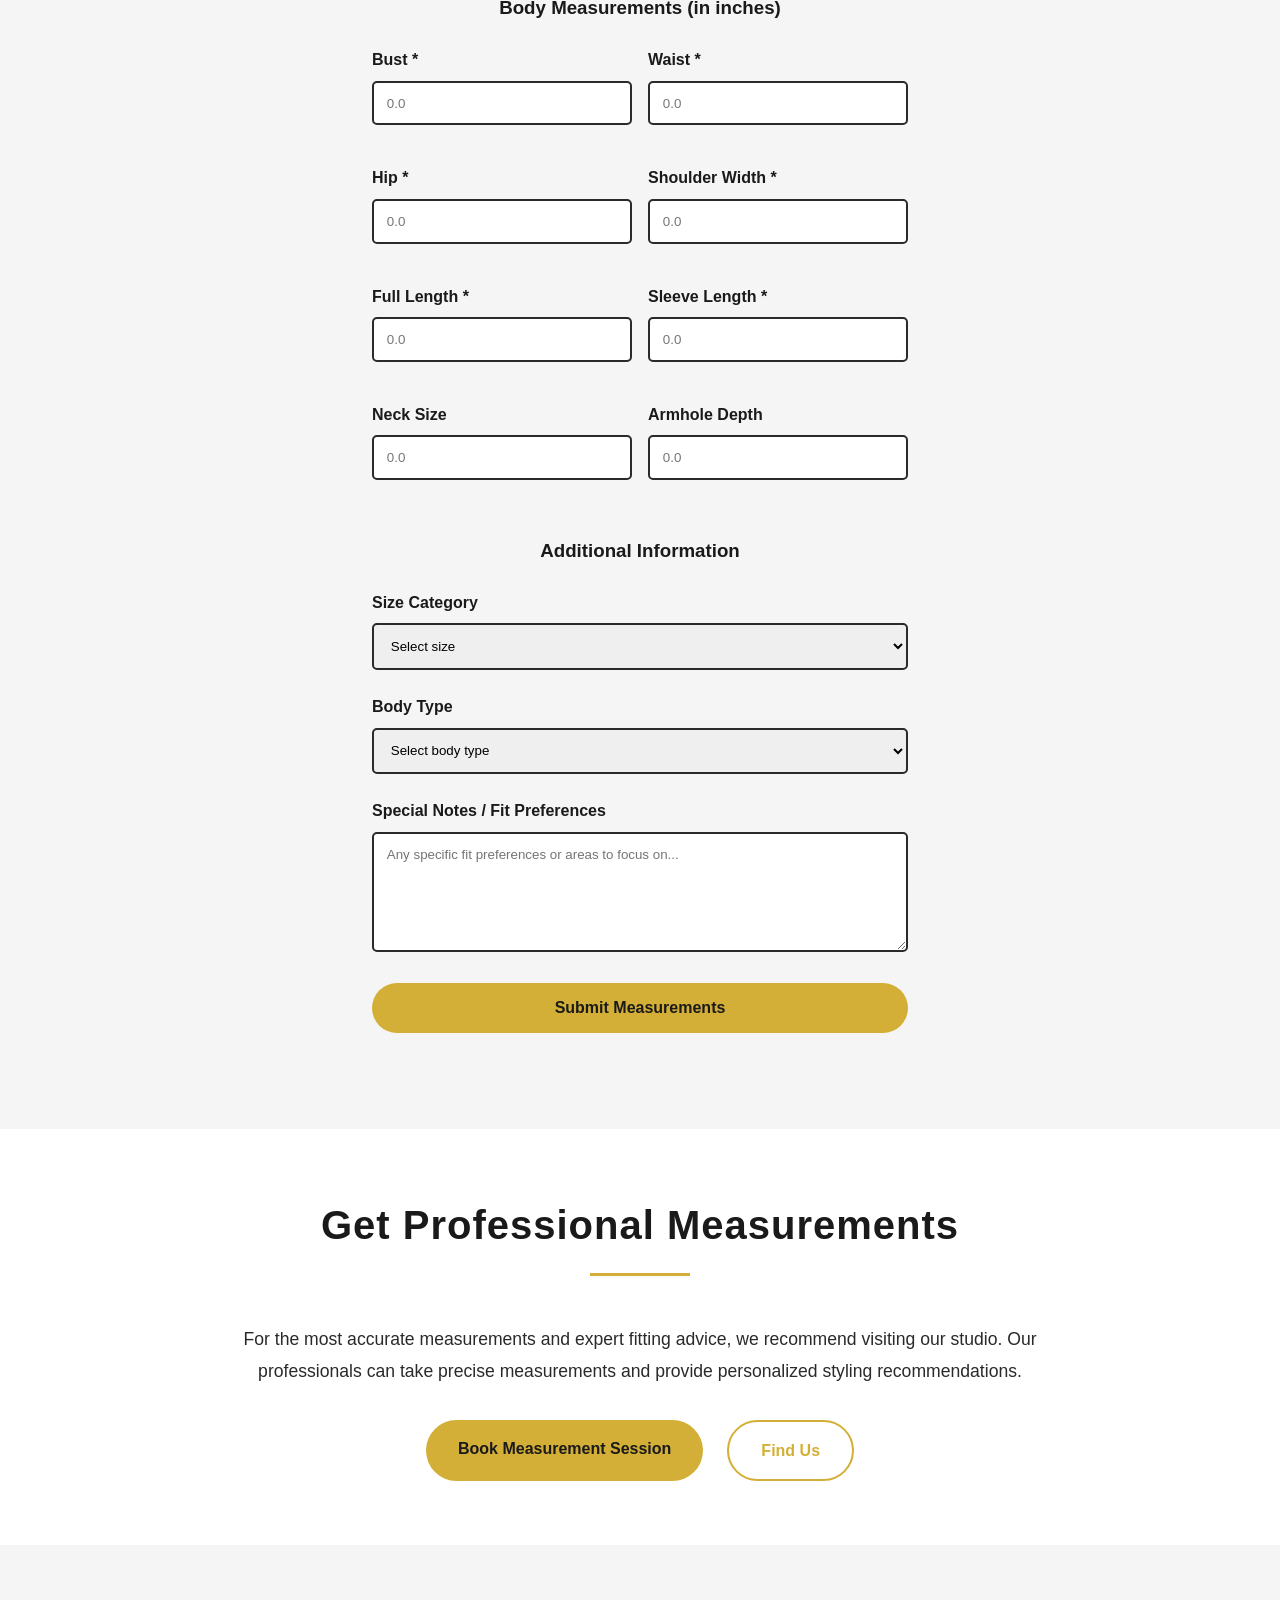
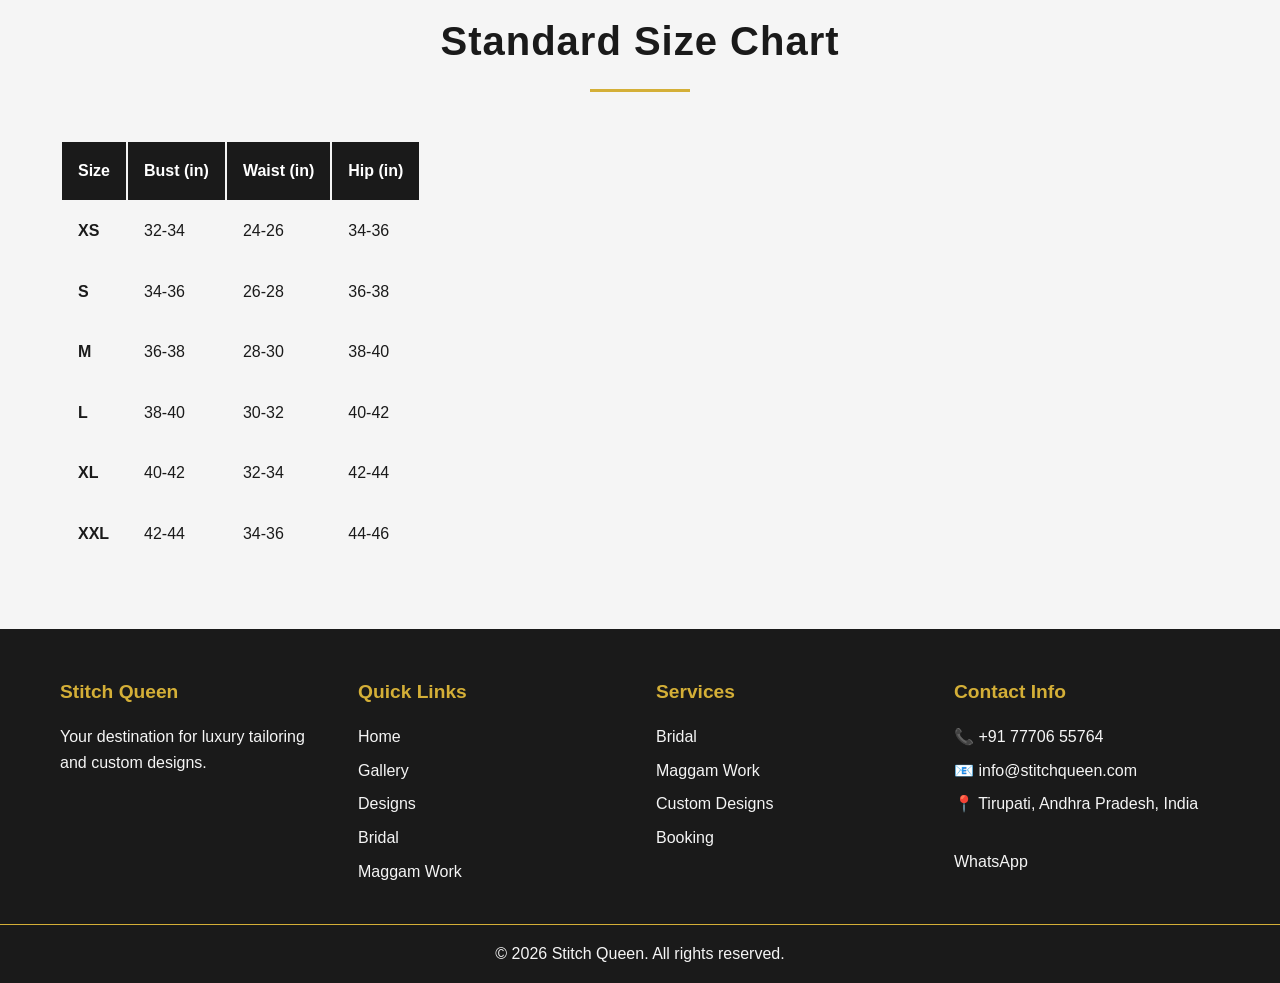
<file: frontend/measurements.html>
<!DOCTYPE html>
<html lang="en">
<head>
    <meta charset="UTF-8">
    <meta name="viewport" content="width=device-width, initial-scale=1.0">
    <title>Body Measurements - Stitch Queen</title>
    <meta name="description" content="Submit your body measurements to Stitch Queen for custom tailoring and perfect fit across bridal wear, sarees and bespoke outfits.">
    <meta name="keywords" content="Tailor, Bridal Wear, Maggam Work, Blouse Stitching, Custom Designs, Fashion Designer, Boutique">
    <meta property="og:title" content="Body Measurements - Stitch Queen">
    <meta property="og:description" content="Send your measurements to Stitch Queen for precise tailoring and flawless fit.">
    <meta property="og:type" content="website">
    <meta property="og:image" content="images/favicon.svg">
    <meta property="og:url" content="https://stitchqueen.example.com/measurements.html">
    <link rel="icon" type="image/svg+xml" href="images/favicon.svg">
    <link rel="stylesheet" href="css/style.css">
</head>
<body>
    <!-- Navigation Bar -->
    <nav class="navbar">
        <div class="navbar-container">
            <div class="logo">
                <h1>✨ STITCH QUEEN ✨</h1>
            </div>
            <ul class="nav-menu">
                <li><a href="index.html" class="nav-link">Home</a></li>
                <li><a href="gallery.html" class="nav-link">Gallery</a></li>
                <li><a href="designs.html" class="nav-link">Designs</a></li>
                <li><a href="bridal.html" class="nav-link">Bridal</a></li>
                <li><a href="maggam.html" class="nav-link">Maggam Work</a></li>
                <li><a href="contact.html" class="nav-link">Contact</a></li>
                <li><a href="booking.html" class="nav-link booking-btn">Book Now</a></li>
            </ul>
            <div class="hamburger" id="hamburger">
                <span></span>
                <span></span>
                <span></span>
            </div>
        </div>
    </nav>

    <!-- Hero Section -->
    <section class="hero" style="height: 300px;">
        <div class="hero-content">
            <h2 class="hero-title">Body Measurements</h2>
            <p class="hero-subtitle">Get Accurate Measurements for Perfect Fit</p>
        </div>
        <div class="hero-overlay"></div>
    </section>

    <!-- Measurement Instructions -->
    <section>
        <div class="container">
            <h2 class="section-title">Measurement Guide</h2>
            <div style="display: grid; grid-template-columns: repeat(auto-fit, minmax(250px, 1fr)); gap: 2rem; margin-bottom: 3rem;">
                <div style="background-color: #f5f5f5; padding: 2rem; border-radius: 10px;">
                    <h3 style="color: #d4af37; margin-bottom: 1rem;">💡 Tips for Accurate Measurements</h3>
                    <ul style="color: #2a2a2a; line-height: 1.8;">
                        <li>Wear fitted clothes when measuring</li>
                        <li>Ask someone to help you measure</li>
                        <li>Use a soft measuring tape</li>
                        <li>Keep tape parallel to the ground</li>
                        <li>Don't pull tape too tight</li>
                        <li>Measure twice to confirm</li>
                    </ul>
                </div>

                <div style="background-color: #f5f5f5; padding: 2rem; border-radius: 10px;">
                    <h3 style="color: #d4af37; margin-bottom: 1rem;">📍 Standard Measurements</h3>
                    <ul style="color: #2a2a2a; line-height: 1.8;">
                        <li><strong>Bust:</strong> Around fullest part of chest</li>
                        <li><strong>Waist:</strong> Around narrowest part</li>
                        <li><strong>Hip:</strong> Around fullest part of hips</li>
                        <li><strong>Shoulder:</strong> From shoulder bone to shoulder bone</li>
                        <li><strong>Length:</strong> From shoulder to desired length</li>
                        <li><strong>Sleeve:</strong> From shoulder to wrist</li>
                    </ul>
                </div>

                <div style="background-color: #f5f5f5; padding: 2rem; border-radius: 10px;">
                    <h3 style="color: #d4af37; margin-bottom: 1rem;">🎯 For Best Results</h3>
                    <ul style="color: #2a2a2a; line-height: 1.8;">
                        <li>Stand straight in front of mirror</li>
                        <li>Don't hold your breath</li>
                        <li>Keep arms relaxed at sides</li>
                        <li>Remove thick clothing</li>
                        <li>Record all measurements clearly</li>
                        <li>Visit us in person for perfect fit</li>
                    </ul>
                </div>
            </div>
        </div>
    </section>

    <!-- Measurements Form -->
    <section style="background-color: #f5f5f5;">
        <div class="container">
            <h2 class="section-title">Enter Your Measurements</h2>
            <div class="form-container">
                <form id="measurementsForm" onsubmit="handleFormSubmit(event, 'measurementsForm')">
                    <h3 style="color: #1a1a1a; margin-bottom: 1.5rem; text-align: center;">Personal Information</h3>
                    
                    <div class="form-group">
                        <label for="measureName">Name *</label>
                        <input type="text" id="measureName" name="name" placeholder="Your full name" required>
                    </div>

                    <div class="form-group">
                        <label for="measureEmail">Email *</label>
                        <input type="email" id="measureEmail" name="email" placeholder="Your email" required>
                    </div>

                    <div class="form-group">
                        <label for="measurePhone">Phone *</label>
                        <input type="tel" id="measurePhone" name="phone" placeholder="Your phone number" required>
                    </div>

                    <h3 style="color: #1a1a1a; margin-top: 2rem; margin-bottom: 1.5rem; text-align: center;">Body Measurements (in inches)</h3>

                    <div style="display: grid; grid-template-columns: 1fr 1fr; gap: 1rem;">
                        <div class="form-group">
                            <label for="bust">Bust *</label>
                            <input type="number" id="bust" name="bust" placeholder="0.0" step="0.5" required>
                        </div>

                        <div class="form-group">
                            <label for="waist">Waist *</label>
                            <input type="number" id="waist" name="waist" placeholder="0.0" step="0.5" required>
                        </div>

                        <div class="form-group">
                            <label for="hip">Hip *</label>
                            <input type="number" id="hip" name="hip" placeholder="0.0" step="0.5" required>
                        </div>

                        <div class="form-group">
                            <label for="shoulder">Shoulder Width *</label>
                            <input type="number" id="shoulder" name="shoulder" placeholder="0.0" step="0.5" required>
                        </div>

                        <div class="form-group">
                            <label for="length">Full Length *</label>
                            <input type="number" id="length" name="length" placeholder="0.0" step="0.5" required>
                        </div>

                        <div class="form-group">
                            <label for="sleeve">Sleeve Length *</label>
                            <input type="number" id="sleeve" name="sleeve" placeholder="0.0" step="0.5" required>
                        </div>

                        <div class="form-group">
                            <label for="neckSize">Neck Size</label>
                            <input type="number" id="neckSize" name="neckSize" placeholder="0.0" step="0.5">
                        </div>

                        <div class="form-group">
                            <label for="armhole">Armhole Depth</label>
                            <input type="number" id="armhole" name="armhole" placeholder="0.0" step="0.5">
                        </div>
                    </div>

                    <h3 style="color: #1a1a1a; margin-top: 2rem; margin-bottom: 1.5rem; text-align: center;">Additional Information</h3>

                    <div class="form-group">
                        <label for="size">Size Category</label>
                        <select id="size" name="size">
                            <option value="">Select size</option>
                            <option value="XS">Extra Small (XS)</option>
                            <option value="S">Small (S)</option>
                            <option value="M">Medium (M)</option>
                            <option value="L">Large (L)</option>
                            <option value="XL">Extra Large (XL)</option>
                            <option value="XXL">XXL</option>
                            <option value="XXXL">XXXL</option>
                        </select>
                    </div>

                    <div class="form-group">
                        <label for="bodyType">Body Type</label>
                        <select id="bodyType" name="bodyType">
                            <option value="">Select body type</option>
                            <option value="Petite">Petite</option>
                            <option value="Regular">Regular</option>
                            <option value="Tall">Tall</option>
                            <option value="Curvy">Curvy</option>
                            <option value="Athletic">Athletic</option>
                        </select>
                    </div>

                    <div class="form-group">
                        <label for="notes">Special Notes / Fit Preferences</label>
                        <textarea id="notes" name="notes" placeholder="Any specific fit preferences or areas to focus on..."></textarea>
                    </div>

                    <button type="submit" class="submit-btn">Submit Measurements</button>
                </form>
            </div>
        </div>
    </section>

    <!-- In-Person Measurement Option -->
    <section>
        <div class="container">
            <h2 class="section-title">Get Professional Measurements</h2>
            <div style="max-width: 800px; margin: 0 auto; text-align: center;">
                <p style="font-size: 1.1rem; color: #2a2a2a; line-height: 1.8; margin-bottom: 2rem;">
                    For the most accurate measurements and expert fitting advice, we recommend visiting our studio. Our professionals can take precise measurements and provide personalized styling recommendations.
                </p>
                <div class="cta-buttons">
                    <a href="booking.html" class="cta-btn primary">Book Measurement Session</a>
                    <a href="contact.html" class="cta-btn secondary">Find Us</a>
                </div>
            </div>
        </div>
    </section>

    <!-- Size Chart -->
    <section style="background-color: #f5f5f5;">
        <div class="container">
            <h2 class="section-title">Standard Size Chart</h2>
            <div style="overflow-x: auto;">
                <table>
                    <thead>
                        <tr>
                            <th>Size</th>
                            <th>Bust (in)</th>
                            <th>Waist (in)</th>
                            <th>Hip (in)</th>
                        </tr>
                    </thead>
                    <tbody>
                        <tr>
                            <td><strong>XS</strong></td>
                            <td>32-34</td>
                            <td>24-26</td>
                            <td>34-36</td>
                        </tr>
                        <tr>
                            <td><strong>S</strong></td>
                            <td>34-36</td>
                            <td>26-28</td>
                            <td>36-38</td>
                        </tr>
                        <tr>
                            <td><strong>M</strong></td>
                            <td>36-38</td>
                            <td>28-30</td>
                            <td>38-40</td>
                        </tr>
                        <tr>
                            <td><strong>L</strong></td>
                            <td>38-40</td>
                            <td>30-32</td>
                            <td>40-42</td>
                        </tr>
                        <tr>
                            <td><strong>XL</strong></td>
                            <td>40-42</td>
                            <td>32-34</td>
                            <td>42-44</td>
                        </tr>
                        <tr>
                            <td><strong>XXL</strong></td>
                            <td>42-44</td>
                            <td>34-36</td>
                            <td>44-46</td>
                        </tr>
                    </tbody>
                </table>
            </div>
        </div>
    </section>

    <!-- Footer -->
    <footer class="footer">
        <div class="footer-container">
            <div class="footer-section">
                <h3>Stitch Queen</h3>
                <p>Your destination for luxury tailoring and custom designs.</p>
            </div>
            <div class="footer-section">
                <h4>Quick Links</h4>
                <ul>
                    <li><a href="index.html">Home</a></li>
                    <li><a href="gallery.html">Gallery</a></li>
                    <li><a href="designs.html">Designs</a></li>
                    <li><a href="bridal.html">Bridal</a></li>
                    <li><a href="maggam.html">Maggam Work</a></li>
                </ul>
            </div>
            <div class="footer-section">
                <h4>Services</h4>
                <ul>
                    <li><a href="bridal.html">Bridal</a></li>
                    <li><a href="maggam.html">Maggam Work</a></li>
                    <li><a href="designs.html">Custom Designs</a></li>
                    <li><a href="booking.html">Booking</a></li>
                </ul>
            </div>
            <div class="footer-section">
                <h4>Contact Info</h4>
                <p>📞 +91 77706 55764</p>
                <p>📧 info@stitchqueen.com</p>
                <p>📍 Tirupati, Andhra Pradesh, India</p>
                <p class="mt-2"><a href="https://wa.me/917780655764" target="_blank" rel="noopener noreferrer">WhatsApp</a></p>
            </div>
        </div>
        <div class="footer-bottom">
            <p>&copy; 2026 Stitch Queen. All rights reserved.</p>
        </div>
    </footer>

    <a href="https://wa.me/917780655764" class="whatsapp-float" target="_blank" rel="noopener noreferrer" aria-label="Chat with Stitch Queen on WhatsApp">
        <svg viewBox="0 0 24 24" fill="currentColor" aria-hidden="true">
            <path d="M20.52 3.48A11.9 11.9 0 0012 0C5.38 0 0 5.38 0 12c0 2.1.55 4.13 1.6 5.9L0 24l6.4-1.65A11.9 11.9 0 0012 24c6.62 0 12-5.38 12-12 0-3.2-1.25-6.2-3.48-8.52zm-8.6 18.16c-1.9 0-3.78-.5-5.38-1.45l-.38-.24-3.8.98.99-3.71-.26-.37A9.46 9.46 0 012.6 12c0-5.22 4.24-9.45 9.45-9.45 2.52 0 4.9.98 6.7 2.76A9.41 9.41 0 0121.45 12c0 5.22-4.24 9.45-9.45 9.45zm5.4-7.3c-.3-.15-1.8-.9-2.08-1-.28-.1-.48-.15-.68.15-.2.3-.76 1-.93 1.2-.17.2-.34.19-.63.05-.3-.15-1.25-.46-2.38-1.47-.88-.78-1.48-1.74-1.66-2.04-.17-.3-.02-.46.13-.61.14-.14.3-.35.45-.52.15-.17.2-.29.3-.48.1-.2.05-.38-.02-.53-.08-.15-.68-1.65-.93-2.26-.24-.59-.5-.51-.68-.52h-.59c-.2 0-.5.07-.76.35-.27.28-1.05 1.03-1.05 2.5 0 1.46 1.08 2.88 1.23 3.08.15.2 2.12 3.24 5.12 4.54 1.06.46 1.88.73 2.52.93 1.06.34 2.02.29 2.79.18.85-.13 1.8-.73 2.06-1.44.26-.71.26-1.32.18-1.45-.08-.13-.28-.2-.58-.35z"/>
        </svg>
    </a>
    <script src="js/script.js"></script>
</body>
</html>
</file>
<file: frontend/css/style.css>
/* ========================================
   STITCH QUEEN - LUXURY TAILORING CSS
   ======================================== */

/* Root Variables */
:root {
    --primary-black: #1a1a1a;
    --primary-gold: #d4af37;
    --primary-pink: #e91e63;
    --primary-white: #ffffff;
    --light-gray: #f5f5f5;
    --dark-gray: #2a2a2a;
    --transition: all 0.3s ease;
}

/* Global Styles */
* {
    margin: 0;
    padding: 0;
    box-sizing: border-box;
}

html {
    scroll-behavior: smooth;
}

body {
    font-family: 'Segoe UI', Tahoma, Geneva, Verdana, sans-serif;
    color: var(--primary-black);
    background-color: var(--primary-white);
    line-height: 1.6;
}

.hidden {
    display: none !important;
}

.form-message {
    margin-bottom: 1.5rem;
    padding: 1rem 1.25rem;
    border-radius: 8px;
    font-weight: 600;
    box-shadow: 0 10px 30px rgba(0, 0, 0, 0.08);
}

.form-message.success {
    background-color: #eafbea;
    border: 1px solid #4caf50;
    color: #1e4620;
}

.form-message.error {
    background-color: #ffecec;
    border: 1px solid #f44336;
    color: #7f1d1d;
}

.whatsapp-float {
    position: fixed;
    right: 20px;
    bottom: 20px;
    width: 56px;
    height: 56px;
    background-color: #25d366;
    border-radius: 50%;
    display: inline-flex;
    align-items: center;
    justify-content: center;
    box-shadow: 0 16px 32px rgba(0, 0, 0, 0.25);
    color: #ffffff;
    text-decoration: none;
    z-index: 9999;
    transition: transform 0.2s ease, box-shadow 0.2s ease;
}

.whatsapp-float:hover {
    transform: translateY(-3px);
    box-shadow: 0 20px 36px rgba(0, 0, 0, 0.3);
}

.whatsapp-float svg {
    width: 26px;
    height: 26px;
}

.container {
    max-width: 1200px;
    margin: 0 auto;
    padding: 0 20px;
}

/* ========================================
   NAVIGATION BAR
   ======================================== */

.navbar {
    background-color: var(--primary-black);
    padding: 1rem 0;
    position: sticky;
    top: 0;
    z-index: 1000;
    box-shadow: 0 2px 10px rgba(212, 175, 55, 0.2);
}

.navbar-container {
    max-width: 1200px;
    margin: 0 auto;
    padding: 0 20px;
    display: flex;
    justify-content: space-between;
    align-items: center;
}

.logo h1 {
    color: var(--primary-gold);
    font-size: 1.8rem;
    letter-spacing: 2px;
    font-weight: 700;
    transition: var(--transition);
}

.logo h1:hover {
    text-shadow: 0 0 15px rgba(212, 175, 55, 0.5);
}

.nav-menu {
    display: flex;
    list-style: none;
    gap: 2rem;
    align-items: center;
}

.nav-link {
    color: var(--primary-white);
    text-decoration: none;
    font-weight: 500;
    transition: var(--transition);
    position: relative;
    padding: 0.5rem 0;
}

.nav-link::after {
    content: '';
    position: absolute;
    bottom: 0;
    left: 0;
    width: 0;
    height: 2px;
    background-color: var(--primary-gold);
    transition: var(--transition);
}

.nav-link:hover::after,
.nav-link.active::after {
    width: 100%;
}

.nav-link:hover {
    color: var(--primary-gold);
}

.booking-btn {
    background-color: var(--primary-gold);
    color: var(--primary-black);
    padding: 0.7rem 1.5rem;
    border-radius: 5px;
    font-weight: 600;
}

.booking-btn:hover {
    background-color: var(--primary-pink);
    color: var(--primary-white);
}

/* Hamburger Menu */
.hamburger {
    display: none;
    flex-direction: column;
    cursor: pointer;
}

.hamburger span {
    width: 25px;
    height: 3px;
    background-color: var(--primary-gold);
    margin: 5px 0;
    transition: var(--transition);
    border-radius: 3px;
}

/* ========================================
   HERO SECTION
   ======================================== */

.hero {
    height: 600px;
    background: linear-gradient(135deg, var(--primary-black) 0%, var(--dark-gray) 100%);
    display: flex;
    align-items: center;
    justify-content: center;
    position: relative;
    overflow: hidden;
}

.hero::before {
    content: '';
    position: absolute;
    top: 0;
    left: 0;
    right: 0;
    bottom: 0;
    background: radial-gradient(circle at 20% 50%, rgba(212, 175, 55, 0.1) 0%, transparent 50%),
                radial-gradient(circle at 80% 80%, rgba(233, 30, 99, 0.1) 0%, transparent 50%);
    animation: gradientShift 8s ease-in-out infinite;
}

@keyframes gradientShift {
    0%, 100% { opacity: 1; }
    50% { opacity: 0.7; }
}

.hero-content {
    position: relative;
    z-index: 2;
    text-align: center;
    color: var(--primary-white);
    animation: fadeInUp 1s ease-out;
}

@keyframes fadeInUp {
    from {
        opacity: 0;
        transform: translateY(30px);
    }
    to {
        opacity: 1;
        transform: translateY(0);
    }
}

.hero-title {
    font-size: 3.5rem;
    font-weight: 700;
    margin-bottom: 1rem;
    letter-spacing: 1px;
}

.hero-subtitle {
    font-size: 1.5rem;
    margin-bottom: 2rem;
    color: var(--primary-gold);
    font-weight: 300;
}

.hero-btn {
    display: inline-block;
    background-color: var(--primary-gold);
    color: var(--primary-black);
    padding: 1rem 2.5rem;
    text-decoration: none;
    border-radius: 50px;
    font-weight: 600;
    font-size: 1.1rem;
    transition: var(--transition);
    box-shadow: 0 10px 30px rgba(212, 175, 55, 0.3);
}

.hero-btn:hover {
    background-color: var(--primary-pink);
    color: var(--primary-white);
    transform: translateY(-3px);
    box-shadow: 0 15px 40px rgba(233, 30, 99, 0.4);
}

.hero-overlay {
    position: absolute;
    top: 0;
    left: 0;
    right: 0;
    bottom: 0;
    background: url('data:image/svg+xml,<svg width="100" height="100" xmlns="http://www.w3.org/2000/svg"><defs><pattern id="grid" width="100" height="100" patternUnits="userSpaceOnUse"><path d="M 100 0 L 0 0 0 100" fill="none" stroke="rgba(212,175,55,0.05)" stroke-width="1"/></pattern></defs><rect width="100%" height="100%" fill="url(%23grid)"/></svg>');
    opacity: 0.3;
}

/* ========================================
   SECTION STYLING
   ======================================== */

section {
    padding: 4rem 0;
}

.section-title {
    text-align: center;
    font-size: 2.5rem;
    margin-bottom: 3rem;
    color: var(--primary-black);
    position: relative;
    font-weight: 700;
    letter-spacing: 1px;
}

.section-title::after {
    content: '';
    display: block;
    width: 100px;
    height: 3px;
    background-color: var(--primary-gold);
    margin: 1rem auto;
}

/* ========================================
   TRENDING DESIGNS SECTION
   ======================================== */

.trending-section {
    background-color: var(--light-gray);
}

.trending-grid {
    display: grid;
    grid-template-columns: repeat(auto-fit, minmax(320px, 1fr));
    gap: 2rem;
    justify-items: center;
}

/* Designs page specific overrides and design-card styles */
.designs-gallery .trending-grid {
    display: grid;
    grid-template-columns: repeat(3, 373px);
    justify-content: center;
    gap: 22px;
}

.designs-gallery .design-card {
    width: 373px;
    height: 393px;
    overflow: hidden;
    border-radius: 20px;
    background: linear-gradient(180deg, #fff, #fcfbfa);
    box-shadow: 0 10px 30px rgba(0,0,0,0.12), inset 0 1px 0 rgba(255,255,255,0.6);
    transition: transform 0.38s cubic-bezier(.2,.9,.3,1), box-shadow 0.38s ease;
    display: flex;
    align-items: center;
    justify-content: center;
    position: relative;
    cursor: pointer;
}

.designs-gallery .design-card img.design-img {
    width: 100%;
    height: 100%;
    object-fit: contain;
    object-position: center;
    display: block;
    transition: transform 0.7s cubic-bezier(0.2,0.8,0.2,1);
    -webkit-user-drag: none;
}

.designs-gallery .design-card::after {
    content: '';
    position: absolute;
    inset: 0;
    background: linear-gradient(180deg, rgba(0,0,0,0.0) 55%, rgba(0,0,0,0.18) 100%);
    opacity: 0;
    transition: opacity 0.36s ease;
}

.designs-gallery .design-card:hover::after,
.designs-gallery .design-card:focus-within::after {
    opacity: 1;
}

.designs-gallery .design-card:hover img.design-img,
.designs-gallery .design-card:focus-within img.design-img {
    transform: scale(1.06);
}

/* Overlay for title and description */
.designs-gallery .design-overlay {
    position: absolute;
    left: 0;
    right: 0;
    bottom: 0;
    padding: 14px 16px;
    background: linear-gradient(180deg, rgba(0,0,0,0.0) 0%, rgba(0,0,0,0.55) 100%);
    color: #fff;
    opacity: 0;
    transform: translateY(6px);
    transition: opacity 280ms ease, transform 280ms ease;
    display: flex;
    flex-direction: column;
    gap: 6px;
}

.designs-gallery .design-title {
    margin: 0;
    font-size: 1.05rem;
    font-weight: 700;
    color: var(--primary-gold);
    letter-spacing: 0.02em;
}

.designs-gallery .design-desc {
    margin: 0;
    font-size: 0.92rem;
    color: rgba(255,255,255,0.94);
    line-height: 1.2;
}

/* Reveal overlay on hover/focus for desktop */
.designs-gallery .design-card:hover .design-overlay,
.designs-gallery .design-card:focus-within .design-overlay {
    opacity: 1;
    transform: translateY(0);
}

/* Always show overlay on small screens for readability */
@media (max-width: 640px) {
    .designs-gallery .design-overlay {
        opacity: 1;
        transform: translateY(0);
        background: linear-gradient(180deg, rgba(0,0,0,0.25) 0%, rgba(0,0,0,0.6) 100%);
    }
    .designs-gallery .design-title { font-size: 1rem; }
    .designs-gallery .design-desc { font-size: 0.9rem; }
}

.designs-gallery .design-card:focus {
    outline: 2px solid rgba(212,175,55,0.16);
    outline-offset: 6px;
}

/* Modal styles */
.design-modal {
    position: fixed;
    inset: 0;
    display: none;
    align-items: center;
    justify-content: center;
    z-index: 1200;
}
.design-modal[aria-hidden="false"] { display: flex; }

.design-modal-backdrop {
    position: absolute;
    inset: 0;
    background: rgba(10,10,10,0.6);
    backdrop-filter: blur(4px);
    transition: opacity 240ms ease;
}

.design-modal-panel {
    position: relative;
    max-width: 92vw;
    max-height: 90vh;
    padding: 18px;
    border-radius: 16px;
    box-shadow: 0 30px 80px rgba(0,0,0,0.35);
    background: linear-gradient(180deg,#ffffff,#fffaf8);
    transform: translateY(24px) scale(.98);
    transition: transform 260ms cubic-bezier(.2,.9,.3,1), opacity 220ms ease;
    z-index: 5;
}

.design-modal[aria-hidden="false"] .design-modal-panel {
    transform: translateY(0) scale(1);
}

.design-modal-content {
    display: flex;
    align-items: center;
    justify-content: center;
    max-width: 100%;
    max-height: 100%;
}

.design-modal-content img {
    max-width: 100%;
    max-height: 80vh;
    object-fit: contain;
    object-position: center;
    border-radius: 8px;
    display: block;
}

.design-modal-close {
    position: absolute;
    right: 10px;
    top: 8px;
    background: rgba(0,0,0,0.7);
    color: #fff;
    border: none;
    width: 40px;
    height: 40px;
    border-radius: 999px;
    font-size: 18px;
    cursor: pointer;
    z-index: 10;
    display: inline-flex;
    align-items: center;
    justify-content: center;
}

/* Responsive adjustments */
@media (max-width: 1100px) {
    .designs-gallery .trending-grid { grid-template-columns: repeat(2, minmax(300px, 1fr)); }
}

@media (max-width: 640px) {
    .designs-gallery .trending-grid { grid-template-columns: 1fr; gap: 16px; }
    .designs-gallery .design-card { width: 100%; height: 340px; max-width: none; }
    .design-modal-panel { padding: 12px; }
}

.fashion-card,
.trend-card {
    width: 100%;
    max-width: 540px;
    height: auto;
    background-color: var(--primary-white);
    border-radius: 24px;
    overflow: hidden;
    box-shadow: 0 20px 50px rgba(0, 0, 0, 0.16);
    transition: transform 0.4s ease, box-shadow 0.4s ease;
    cursor: pointer;
    display: flex;
    flex-direction: column;
}

.fashion-card:hover,
.trend-card:hover {
    transform: translateY(-10px);
    box-shadow: 0 28px 70px rgba(0, 0, 0, 0.22);
}

.fashion-card-media,
.trend-image {
    width: 100%;
    height: 380px;
    overflow: hidden;
    position: relative;
    background: linear-gradient(135deg, rgba(212, 175, 55, 0.05), rgba(0,0,0,0.05));
    display: flex;
    align-items: center;
    justify-content: center;
}

.fashion-card-image,
.trend-image img {
    width: 100%;
    height: 100%;
    object-fit: contain;
    object-position: center;
    transition: transform 0.7s cubic-bezier(0.25, 0.46, 0.45, 0.94);
    display: block;
    background-color: #fafafa;
}

.fashion-card:hover .fashion-card-image,
.trend-card:hover .trend-image img {
    transform: scale(1.12);
}

.fashion-card-content,
.trend-content {
    padding: 1.4rem 1.6rem;
    display: flex;
    flex-direction: column;
    justify-content: space-between;
    flex-grow: 1;
}

.fashion-card-content h3,
.trend-content h3 {
    font-size: 1.4rem;
    margin-bottom: 0.5rem;
    color: var(--primary-black);
}

.fashion-card-content p,
.trend-content p {
    color: var(--dark-gray);
    margin-bottom: 1rem;
    font-size: 0.95rem;
    line-height: 1.6;
}

.fashion-card-tag,
.trend-price {
    display: inline-block;
    color: var(--primary-gold);
    font-weight: 700;
    letter-spacing: 0.5px;
    margin-bottom: 1rem;
}

.fashion-card-footer,
.trend-content .trend-btn {
    margin-top: auto;
}

.fashion-card-footer a,
.trend-btn {
    display: inline-flex;
    align-items: center;
    justify-content: center;
    background-color: var(--primary-black);
    color: var(--primary-white);
    padding: 0.85rem 1.2rem;
    border-radius: 999px;
    font-weight: 600;
    text-decoration: none;
    transition: background-color 0.3s ease, transform 0.3s ease;
}

.fashion-card-footer a:hover,
.trend-btn:hover {
    background-color: var(--primary-gold);
    color: var(--primary-black);
    transform: translateY(-2px);
}

.fashion-card-overlay {
    position: absolute;
    inset: 0;
    background: linear-gradient(180deg, rgba(0,0,0,0) 40%, rgba(0,0,0,0.55) 100%);
    opacity: 0;
    transition: opacity 0.4s ease;
}

.fashion-card:hover .fashion-card-overlay {
    opacity: 1;
}

.fashion-card-body {
    position: relative;
    z-index: 1;
}

.gallery-grid {
    display: grid;
    grid-template-columns: repeat(auto-fit, minmax(280px, 1fr));
    gap: 2rem;
    justify-items: center;
}

.gallery-item {
    display: flex;
    justify-content: center;
}

.gallery-item .fashion-card {
    width: 100%;
    max-width: 320px;
}

.gallery-overlay-text {
    color: var(--primary-white);
    text-align: center;
    padding: 1rem;
}

.gallery-overlay-text h3 {
    font-size: 1.4rem;
    margin-bottom: 0.35rem;
}

/* Responsive adjustments for premium fashion cards */
@media (max-width: 780px) {
    .fashion-card,
    .trend-card {
        width: 100%;
        height: auto;
        display: flex;
        flex-direction: column;
        max-width: 100%;
    }

    .fashion-card-media,
    .trend-image {
        height: 320px;
    }

    .trending-grid,
    .gallery-grid {
        grid-template-columns: repeat(auto-fit, minmax(240px, 1fr));
        gap: 1.5rem;
    }
}

@media (max-width: 480px) {
    .fashion-card-media,
    .trend-image {
        height: 280px;
    }

    .trending-grid,
    .gallery-grid {
        grid-template-columns: 1fr;
        gap: 1.25rem;
    }

    .fashion-card-content,
    .trend-content {
        padding: 1.2rem 1rem;
    }
}

@media (max-width: 480px) {
    .fashion-card-media,
    .trend-image {
        height: 60vw;
    }

    .trending-grid,
    .gallery-grid {
        grid-template-columns: repeat(auto-fit, minmax(200px, 1fr));
        gap: 1rem;
    }
}

@media (max-width: 420px) {
    .hero-title { font-size: 2rem; }
    .hero-subtitle { font-size: 1rem; }
    .fashion-card-media { height: 65vw; }
    .fashion-card-content { padding: 1rem; }
}

.trend-btn {
    display: inline-block;
    background-color: var(--primary-black);
    color: var(--primary-white);
    padding: 0.6rem 1.2rem;
    text-decoration: none;
    border-radius: 5px;
    transition: var(--transition);
    font-weight: 600;
}

.trend-btn:hover {
    background-color: var(--primary-gold);
    color: var(--primary-black);
}

/* ========================================
   BRIDAL SECTION
   ======================================== */

.bridal-section {
    background-color: #fff9f2;
    padding: 4rem 0;
}

.bridal-content {
    display: grid;
    grid-template-columns: 1.1fr 0.9fr;
    gap: 3rem;
    align-items: center;
}

.bridal-text {
    max-width: 620px;
}

.bridal-text h3,
.bridal-text .section-subtitle {
    color: var(--primary-black);
}

.bridal-text .section-subtitle {
    display: block;
    font-size: 2rem;
    font-weight: 700;
    letter-spacing: 0.5px;
    margin-bottom: 1.2rem;
}

.bridal-text p {
    color: var(--dark-gray);
    margin-bottom: 2rem;
    line-height: 1.85;
    font-size: 1.05rem;
}

.bridal-features {
    list-style: none;
    margin-bottom: 2rem;
    padding-left: 0;
}

.bridal-features li {
    padding: 0.8rem 0;
    color: var(--primary-black);
    font-weight: 500;
    display: flex;
    align-items: center;
    gap: 0.75rem;
    transition: color 0.3s ease, transform 0.3s ease;
}

.bridal-features li:hover {
    color: var(--primary-gold);
    transform: translateX(6px);
}

.bridal-actions {
    display: flex;
    flex-wrap: wrap;
    gap: 1rem;
}

.bridal-btn {
    display: inline-flex;
    align-items: center;
    justify-content: center;
    padding: 1rem 2rem;
    border-radius: 50px;
    font-weight: 700;
    letter-spacing: 0.3px;
    text-decoration: none;
    transition: var(--transition);
}

.bridal-btn.primary {
    background-color: var(--primary-black);
    color: var(--primary-white);
    box-shadow: 0 18px 40px rgba(0, 0, 0, 0.18);
}

.bridal-btn.secondary {
    background-color: transparent;
    color: var(--primary-black);
    border: 2px solid var(--primary-black);
}

.bridal-btn.primary:hover,
.bridal-btn.secondary:hover {
    transform: translateY(-3px);
}

.bridal-btn.primary:hover {
    background-color: var(--primary-gold);
    color: var(--primary-black);
}

.bridal-btn.secondary:hover {
    background-color: var(--primary-black);
    color: var(--primary-white);
}

.bridal-image {
    display: flex;
    justify-content: flex-end;
}

.bridal-image-card {
    width: 100%;
    max-width: 480px;
    height: 560px;
    border-radius: 28px;
    overflow: hidden;
    box-shadow: 0 28px 70px rgba(0, 0, 0, 0.24);
    position: relative;
    background: linear-gradient(135deg, rgba(212, 175, 55, 0.1), rgba(0,0,0,0.1));
}

.bridal-image-card::before {
    content: '';
    position: absolute;
    inset: 0;
    background: radial-gradient(circle at top right, rgba(212, 175, 55, 0.2), transparent 40%);
    pointer-events: none;
    z-index: 1;
}

.bridal-image-card img {
    width: 100%;
    height: 100%;
    object-fit: cover;
    object-position: center top;
    display: block;
    transition: transform 0.7s ease, filter 0.7s ease;
}

.bridal-image-card:hover img {
    transform: scale(1.05);
    filter: brightness(1.02) saturate(1.08);
}

.bridal-image-card:hover {
    transform: translateY(-6px);
}

.bridal-image-card,
.bridal-btn,
.bridal-features li {
    transition: var(--transition);
}

    /* Bridal Collection card overrides */
    .bridal-collection-grid {
        display: grid;
        grid-template-columns: repeat(3, 369px);
        gap: 1.8rem;
        justify-content: center;
        margin-top: 2rem;
    }

    .bridal-collection-grid .style-card-placeholder {
        display: none;
    }

    .bridal-collection-grid .trend-card {
        width: 369px;
        max-width: 100%;
        border-radius: 20px;
        overflow: hidden;
        box-shadow: 0 18px 48px rgba(0, 0, 0, 0.18);
        transition: transform 0.32s ease, box-shadow 0.32s ease;
        background-color: #fff;
    }

    .bridal-collection-grid .trend-card:hover {
        transform: translateY(-8px);
        box-shadow: 0 26px 68px rgba(0, 0, 0, 0.22);
    }

    .bridal-collection-grid .fashion-card-media {
        height: 399px;
        min-height: 399px;
        display: flex;
        align-items: center;
        justify-content: center;
        background: #faf8f5;
    }

    .bridal-collection-grid .fashion-card-image {
        width: 100%;
        height: 100%;
        object-fit: contain;
        object-position: center;
        display: block;
        transition: transform 0.55s ease;
    }

    .bridal-collection-grid .trend-card:hover .fashion-card-image {
        transform: scale(1.03);
    }

    .bridal-collection-grid .fashion-card-content {
        padding: 1.3rem 1.35rem 1.4rem;
    }

    .bridal-collection-grid .fashion-card-body h3 {
        font-size: 1.15rem;
        margin-bottom: 0.55rem;
        color: var(--primary-black);
    }

    .bridal-collection-grid .fashion-card-body p {
        color: var(--dark-gray);
        margin-bottom: 1rem;
        min-height: 3rem;
    }

    .bridal-collection-grid .fashion-card-tag {
        color: var(--primary-gold);
        font-weight: 700;
        margin-bottom: 1rem;
        display: inline-block;
    }

    .bridal-collection-grid .fashion-card-footer a {
        background-color: var(--primary-black);
        color: var(--primary-white);
        border-radius: 999px;
        padding: 0.9rem 1.4rem;
        display: inline-flex;
        justify-content: center;
        width: 100%;
    }

    .bridal-collection-grid .fashion-card-footer a:hover {
        background-color: var(--primary-gold);
        color: var(--primary-black);
    }

    @media (max-width: 1160px) {
        .bridal-collection-grid {
            grid-template-columns: repeat(2, minmax(320px, 1fr));
        }
    }

    @media (max-width: 780px) {
        .bridal-collection-grid {
            grid-template-columns: 1fr;
        }

        .bridal-collection-grid .trend-card {
            width: 100%;
        }

        .bridal-collection-grid .fashion-card-media {
            height: 360px;
        }
    }
    

    .bridal-text p {
        font-size: 1rem;
    }

    .bridal-image-card {
        max-width: 100%;
        height: auto;
        aspect-ratio: 480 / 560;
    }


@keyframes float {
    0%, 100% { transform: translateY(0px); }
    50% { transform: translateY(-20px); }
}

/* ========================================
   MAGGAM WORK SECTION
   ======================================== */

.maggam-section {
    background-color: var(--light-gray);
    text-align: center;
}

.maggam-grid {
    display: grid;
    grid-template-columns: repeat(auto-fit, minmax(250px, 1fr));
    gap: 2rem;
    margin-bottom: 2rem;
}

.maggam-item {
    background-color: var(--primary-white);
    padding: 2rem;
    border-radius: 10px;
    box-shadow: 0 5px 20px rgba(0, 0, 0, 0.1);
    transition: var(--transition);
    cursor: pointer;
}

.maggam-item:hover {
    transform: translateY(-10px);
    box-shadow: 0 15px 40px rgba(212, 175, 55, 0.2);
}

.maggam-icon {
    font-size: 3rem;
    margin-bottom: 1rem;
    animation: bounce 2s ease-in-out infinite;
}

@keyframes bounce {
    0%, 100% { transform: translateY(0); }
    50% { transform: translateY(-15px); }
}

.maggam-item h3 {
    color: var(--primary-black);
    margin-bottom: 0.5rem;
    font-size: 1.3rem;
}

.maggam-item p {
    color: var(--dark-gray);
}

.view-more-btn {
    display: inline-block;
    background-color: var(--primary-black);
    color: var(--primary-white);
    padding: 1rem 2rem;
    text-decoration: none;
    border-radius: 50px;
    font-weight: 600;
    transition: var(--transition);
}

.view-more-btn:hover {
    background-color: var(--primary-gold);
    color: var(--primary-black);
}

/* ========================================
   MAGGAM COLLECTION GRID (cards only)
   ======================================== */

.maggam-collection-grid {
    display: grid;
    grid-template-columns: repeat(3, 369px);
    gap: 1.8rem;
    justify-content: center;
    margin-top: 1.6rem;
}

.maggam-collection-grid .trend-card {
    width: 369px;
    border-radius: 16px;
    overflow: hidden;
    box-shadow: 0 16px 48px rgba(0,0,0,0.14);
    transition: transform 0.32s ease, box-shadow 0.32s ease;
    background: #fff;
}

.maggam-collection-grid .trend-card:hover {
    transform: translateY(-8px);
    box-shadow: 0 28px 78px rgba(0,0,0,0.22);
}

.maggam-collection-grid .fashion-card-media {
    height: 407px;
    min-height: 407px;
    display: flex;
    align-items: center;
    justify-content: center;
    background: #fbfaf9;
}

.maggam-collection-grid .fashion-card-image {
    width: 100%;
    height: 100%;
    object-fit: contain;
    object-position: center;
    display: block;
    transition: transform 0.5s ease;
}

.maggam-collection-grid .trend-card:hover .fashion-card-image {
    transform: scale(1.03);
}

.maggam-collection-grid .fashion-card-content {
    padding: 1.1rem 1.25rem;
}

.maggam-collection-grid .fashion-card-body h3 { font-size: 1.1rem; margin-bottom: 0.4rem; }
.maggam-collection-grid .fashion-card-body p { color: var(--dark-gray); margin-bottom: 0.6rem; min-height: 2.6rem; }
.maggam-collection-grid .fashion-card-tag { color: var(--primary-gold); font-weight:700; display:inline-block; margin-bottom:0.6rem; }
.maggam-collection-grid .fashion-card-footer a { width:100%; border-radius:999px; padding:0.85rem 1.2rem; background:var(--primary-black); color:var(--primary-white); display:inline-flex; align-items:center; justify-content:center; }
.maggam-collection-grid .fashion-card-footer a:hover { background:var(--primary-gold); color:var(--primary-black); }

@media (max-width: 1160px) {
    .maggam-collection-grid { grid-template-columns: repeat(2, minmax(320px, 1fr)); }
}

@media (max-width: 780px) {
    .maggam-collection-grid { grid-template-columns: 1fr; }
    .maggam-collection-grid .trend-card { width: 100%; }
    .maggam-collection-grid .fashion-card-media { height: 360px; }
}

/* ========================================
   REVIEWS SECTION
   ======================================== */

.reviews-section {
    background-color: var(--primary-white);
}

.reviews-grid {
    display: grid;
    grid-template-columns: repeat(auto-fit, minmax(250px, 1fr));
    gap: 2rem;
}

.review-card {
    background: linear-gradient(135deg, var(--light-gray) 0%, var(--primary-white) 100%);
    padding: 2rem;
    border-radius: 10px;
    border-left: 4px solid var(--primary-gold);
    box-shadow: 0 5px 20px rgba(0, 0, 0, 0.1);
    transition: var(--transition);
}

.review-card:hover {
    transform: translateX(10px);
    box-shadow: 0 10px 30px rgba(212, 175, 55, 0.3);
}

.stars {
    color: var(--primary-gold);
    font-size: 1.3rem;
    margin-bottom: 1rem;
}

.review-text {
    color: var(--dark-gray);
    font-style: italic;
    margin-bottom: 1rem;
    line-height: 1.8;
}

.review-author {
    color: var(--primary-black);
    font-weight: 600;
}

/* ========================================
   CTA SECTION
   ======================================== */

.cta-section {
    background: linear-gradient(135deg, var(--primary-black) 0%, var(--dark-gray) 100%);
    color: var(--primary-white);
    text-align: center;
    padding: 4rem 0;
}

.cta-section h2 {
    font-size: 2.5rem;
    margin-bottom: 1rem;
}

.cta-section p {
    font-size: 1.2rem;
    margin-bottom: 2rem;
    color: var(--primary-gold);
}

.cta-buttons {
    display: flex;
    gap: 1.5rem;
    justify-content: center;
    flex-wrap: wrap;
}

.cta-btn {
    display: inline-block;
    padding: 1rem 2rem;
    text-decoration: none;
    border-radius: 50px;
    font-weight: 600;
    transition: var(--transition);
}

.cta-btn.primary {
    background-color: var(--primary-gold);
    color: var(--primary-black);
}

.cta-btn.primary:hover {
    background-color: var(--primary-pink);
    color: var(--primary-white);
    transform: translateY(-3px);
}

.cta-btn.secondary {
    background-color: transparent;
    color: var(--primary-gold);
    border: 2px solid var(--primary-gold);
}

.cta-btn.secondary:hover {
    background-color: var(--primary-gold);
    color: var(--primary-black);
    transform: translateY(-3px);
}

/* ========================================
   FOOTER
   ======================================== */

.footer {
    background-color: var(--primary-black);
    color: var(--primary-white);
    padding: 3rem 0 1rem;
}

.footer-container {
    max-width: 1200px;
    margin: 0 auto;
    padding: 0 20px;
    display: grid;
    grid-template-columns: repeat(auto-fit, minmax(250px, 1fr));
    gap: 2rem;
    margin-bottom: 2rem;
}

.footer-section h3,
.footer-section h4 {
    color: var(--primary-gold);
    margin-bottom: 1rem;
    font-size: 1.2rem;
}

.footer-section p {
    color: var(--light-gray);
    margin-bottom: 0.5rem;
}

.footer-section ul {
    list-style: none;
}

.footer-section ul li {
    margin-bottom: 0.5rem;
}

.footer-section a {
    color: var(--light-gray);
    text-decoration: none;
    transition: var(--transition);
}

.footer-section a:hover {
    color: var(--primary-gold);
}

.footer-bottom {
    text-align: center;
    border-top: 1px solid var(--primary-gold);
    padding-top: 1rem;
    color: var(--light-gray);
}

/* ========================================
   FORM STYLES
   ======================================== */

.form-container {
    background-color: var(--light-gray);
    padding: 2rem;
    border-radius: 10px;
    max-width: 600px;
    margin: 0 auto;
}

.form-group {
    margin-bottom: 1.5rem;
}

.form-group label {
    display: block;
    margin-bottom: 0.5rem;
    color: var(--primary-black);
    font-weight: 600;
}

.form-group input,
.form-group textarea,
.form-group select {
    width: 100%;
    padding: 0.8rem;
    border: 2px solid var(--dark-gray);
    border-radius: 5px;
    font-family: inherit;
    transition: var(--transition);
}

.form-group input:focus,
.form-group textarea:focus,
.form-group select:focus {
    outline: none;
    border-color: var(--primary-gold);
    box-shadow: 0 0 10px rgba(212, 175, 55, 0.3);
}

.form-group textarea {
    resize: vertical;
    min-height: 120px;
}

.submit-btn {
    background-color: var(--primary-gold);
    color: var(--primary-black);
    padding: 1rem 2rem;
    border: none;
    border-radius: 50px;
    font-weight: 600;
    font-size: 1rem;
    cursor: pointer;
    transition: var(--transition);
    width: 100%;
}

.submit-btn:hover {
    background-color: var(--primary-pink);
    color: var(--primary-white);
    transform: translateY(-3px);
}

/* ========================================
   GALLERY STYLES
   ======================================== */

.gallery-filter-bar {
    position: sticky;
    top: 0;
    z-index: 5;
    background: rgba(255, 255, 255, 0.98);
    padding: 1rem 0 0.75rem;
    box-shadow: 0 10px 30px rgba(0, 0, 0, 0.06);
}

.gallery-filter-buttons {
    display: flex;
    flex-wrap: wrap;
    justify-content: center;
    align-items: center;
    gap: 0.9rem;
    max-width: 1040px;
    margin: 0 auto;
    padding: 0 1rem;
}

.gallery-filter-btn {
    background: linear-gradient(135deg, #111111 0%, #1e1e1e 100%);
    color: #f7e8b3;
    border: 1px solid rgba(212, 175, 55, 0.9);
    padding: 0.95rem 1.55rem;
    border-radius: 999px;
    font-size: 0.92rem;
    font-weight: 700;
    letter-spacing: 0.12em;
    text-transform: uppercase;
    box-shadow: 0 12px 24px rgba(0, 0, 0, 0.16);
    transition: transform 0.25s ease, box-shadow 0.25s ease, background 0.25s ease, color 0.25s ease;
    cursor: pointer;
}

.gallery-filter-btn:hover,
.gallery-filter-btn.active {
    background: linear-gradient(135deg, #d4af37 0%, #f7e0a6 42%, #b68e2e 100%);
    color: #111111;
    border-color: #f0de9b;
    box-shadow: 0 14px 30px rgba(212, 175, 55, 0.28);
}

.gallery-grid {
    display: grid;
    grid-template-columns: repeat(3, minmax(0, 1fr));
    justify-content: center;
    gap: 2rem;
    margin-top: 1.25rem;
}

.gallery-item {
    position: relative;
    overflow: hidden;
    border-radius: 18px;
    width: 100%;
    max-width: 422px;
    height: 432px;
    cursor: pointer;
    box-shadow: 0 18px 54px rgba(0, 0, 0, 0.12);
    background-color: #fdf9f2;
}

.gallery-item img {
    width: 100%;
    height: 100%;
    object-fit: contain;
    object-position: center;
    transition: var(--transition);
    display: block;
    background-color: #fdf9f2;
}

.gallery-item:hover img {
    transform: scale(1.03);
}

.gallery-overlay {
    position: absolute;
    inset: 0;
    background: linear-gradient(180deg, rgba(0, 0, 0, 0.15) 35%, rgba(0, 0, 0, 0.8) 100%);
    display: flex;
    align-items: flex-end;
    justify-content: center;
    opacity: 0;
    transition: var(--transition);
    padding: 1.5rem;
}

.gallery-item:hover .gallery-overlay {
    opacity: 1;
}

.gallery-overlay-text {
    width: 100%;
    text-align: center;
    color: #ffffff;
}

.gallery-overlay-text h3 {
    margin-bottom: 0.45rem;
    font-size: 1.12rem;
    letter-spacing: 0.08em;
}

.gallery-overlay-text p {
    margin: 0;
    color: rgba(255, 255, 255, 0.88);
    font-size: 0.95rem;
    line-height: 1.65;
}

/* ========================================
   BRIDAL SLIDER STYLES
   ======================================== */
.bridal-slider {
    display: flex;
    align-items: center;
    justify-content: center;
    gap: 1rem;
    max-width: 900px;
    margin: 0 auto;
    padding: 1rem 0 2rem;
}

.slides-wrapper {
    width: 540px;
    height: 400px;
    max-width: 100%;
    overflow: hidden;
    border-radius: 18px;
    box-shadow: 0 30px 80px rgba(0,0,0,0.15);
    background: #fdf9f2;
}

.slides {
    display: flex;
    height: 100%;
    transition: transform 0.7s cubic-bezier(0.2, 0.8, 0.2, 1);
}

.slide {
    flex: 0 0 100%;
    display: flex;
    align-items: center;
    justify-content: center;
}

.slide img {
    width: 100%;
    height: 100%;
    object-fit: contain;
    object-position: center;
    display: block;
    border-radius: 12px;
}

.slider-arrow {
    background: linear-gradient(135deg,#111,#2a2a2a);
    color: #f7e8b3;
    border: 1px solid rgba(212,175,55,0.9);
    width: 52px;
    height: 52px;
    border-radius: 999px;
    font-size: 28px;
    display: inline-flex;
    align-items: center;
    justify-content: center;
    cursor: pointer;
    box-shadow: 0 12px 30px rgba(0,0,0,0.18);
    transition: transform 0.18s ease, box-shadow 0.18s ease, background 0.18s ease;
}

.slider-arrow:hover {
    transform: translateY(-3px);
    background: linear-gradient(135deg,#d4af37,#f7e0a6);
    color: #111;
}

@media (max-width: 1100px) {
    .slides-wrapper { width: 520px; height: 380px; }
}

@media (max-width: 780px) {
    .bridal-slider { gap: 0.6rem; padding-bottom: 1rem; }
    .slides-wrapper { width: 420px; height: 320px; }
    .slider-arrow { width: 44px; height:44px; font-size:22px; }
}

@media (max-width: 420px) {
    .slides-wrapper { width: 320px; height: 240px; }
    .slider-arrow { display: none; }
}

@media (max-width: 1120px) {
    .gallery-grid {
        grid-template-columns: repeat(auto-fit, minmax(320px, 1fr));
    }

    .gallery-item {
        height: 400px;
    }
}

@media (max-width: 760px) {
    .gallery-filter-bar {
        position: static;
        padding-top: 0;
    }

    .gallery-filter-buttons {
        gap: 0.75rem;
    }

    .gallery-filter-btn {
        width: 100%;
        max-width: 260px;
        padding: 0.85rem 1rem;
        font-size: 0.88rem;
    }

    .gallery-item {
        height: 360px;
    }
}

@media (max-width: 520px) {
    .gallery-filter-buttons {
        flex-direction: column;
        gap: 0.75rem;
        padding: 0;
    }

    .gallery-item {
        height: 320px;
    }
}

.gallery-overlay-text h3 {
    font-size: 1.5rem;
    margin-bottom: 0.5rem;
}

.collections-section {
    background: #ffffff;
    color: #111;
    padding: 4rem 0;
}

.collections-intro {
    text-align: center;
    max-width: 760px;
    margin: 0 auto 2.5rem;
}

.collections-intro .section-subtitle {
    display: block;
    color: #d4af37;
    letter-spacing: 0.2em;
    text-transform: uppercase;
    font-size: 0.85rem;
    margin-bottom: 1rem;
    opacity: 0.9;
}

.collections-intro .section-description {
    color: rgba(17, 17, 17, 0.75);
    font-size: 1rem;
    line-height: 1.9;
    margin-top: 1rem;
}

.collections-grid {
    display: grid;
    grid-template-columns: repeat(auto-fit, minmax(278px, 1fr));
    gap: 1.75rem;
    justify-items: center;
}

table th {
    background-color: var(--primary-black);
    color: var(--primary-white);
    padding: 1rem;
    text-align: left;
    font-weight: 600;
}

table td {
    padding: 1rem;
    border-bottom: 1px solid var(--light-gray);
}

table tr:hover {
    background-color: var(--light-gray);
}

/* ========================================
   RESPONSIVE DESIGN
   ======================================== */

@media (max-width: 768px) {
    .hamburger {
        display: flex;
    }

    .nav-menu {
        position: absolute;
        top: 60px;
        left: 0;
        right: 0;
        background-color: var(--primary-black);
        flex-direction: column;
        gap: 0;
        max-height: 0;
        overflow: hidden;
        transition: var(--transition);
    }

    .nav-menu.active {
        max-height: 640px;
    }

    .nav-menu li {
        width: 100%;
        padding: 1rem 1.25rem;
        text-align: center;
    }

    .nav-link {
        width: 100%;
    }

    .hero-title {
        font-size: 2rem;
    }

    .hero-subtitle {
        font-size: 1rem;
    }

    .section-title {
        font-size: 1.8rem;
    }

    .hero {
        height: 420px;
    }

    .bridal-content {
        grid-template-columns: 1fr;
    }

    .cta-buttons {
        flex-direction: column;
    }

    .cta-btn {
        width: 100%;
    }

    .trending-grid,
    .maggam-grid,
    .reviews-grid {
        grid-template-columns: 1fr;
    }

    .footer-container {
        grid-template-columns: 1fr;
    }
}

@media (max-width: 480px) {
    .logo h1 {
        font-size: 1.3rem;
    }

    .hero-title {
        font-size: 1.5rem;
    }

    .hero-subtitle {
        font-size: 0.9rem;
    }

    .section-title {
        font-size: 1.5rem;
    }

    .nav-menu {
        gap: 0;
    }

    .bridal-text h3 {
        font-size: 1.5rem;
    }

    section {
        padding: 2rem 0;
    }
}

/* ========================================
   UTILITY CLASSES
   ======================================== */

.text-center {
    text-align: center;
}

.mt-1 { margin-top: 1rem; }
.mt-2 { margin-top: 2rem; }
.mt-3 { margin-top: 3rem; }

.mb-1 { margin-bottom: 1rem; }
.mb-2 { margin-bottom: 2rem; }
.mb-3 { margin-bottom: 3rem; }

.hidden {
    display: none;
}

.visible {
    display: block;
}

/* ========================================
   FASHION COLLECTIONS
======================================== */

.collections{
    display:flex;
    flex-wrap:wrap;
    justify-content:center;
    gap:30px;
    padding:60px 20px;
    background:#f9f9f9;
}

.card{
    width:320px;
    background:#ffffff;
    border-radius:20px;
    overflow:hidden;
    box-shadow:0 10px 30px rgba(0,0,0,0.15);
    transition:0.4s ease;
}

.card:hover{
    transform:translateY(-10px);
    box-shadow:0 20px 40px rgba(0,0,0,0.2);
}

.card img{
    width:100%;
    height:420px;
    object-fit:cover;
    display:block;
}

.card h3{
    font-size:1.4rem;
    color:#1a1a1a;
    padding:15px 20px 5px;
}

.card p{
    color:#666;
    padding:0 20px 20px;
    line-height:1.6;
}

/* Mobile Responsive */

@media(max-width:768px){

    .collections{
        flex-direction:column;
        align-items:center;
    }

    .card{
        width:90%;
    }

}
</file>
<file: css/style.css>
/* ========================================
   STITCH QUEEN - LUXURY TAILORING CSS
   ======================================== */

/* Root Variables */
:root {
    --primary-black: #1a1a1a;
    --primary-gold: #d4af37;
    --primary-pink: #e91e63;
    --primary-white: #ffffff;
    --light-gray: #f5f5f5;
    --dark-gray: #2a2a2a;
    --transition: all 0.3s ease;
}

/* Global Styles */
* {
    margin: 0;
    padding: 0;
    box-sizing: border-box;
}

html {
    scroll-behavior: smooth;
}

body {
    font-family: 'Segoe UI', Tahoma, Geneva, Verdana, sans-serif;
    color: var(--primary-black);
    background-color: var(--primary-white);
    line-height: 1.6;
}

.hidden {
    display: none !important;
}

.form-message {
    margin-bottom: 1.5rem;
    padding: 1rem 1.25rem;
    border-radius: 8px;
    font-weight: 600;
    box-shadow: 0 10px 30px rgba(0, 0, 0, 0.08);
}

.form-message.success {
    background-color: #eafbea;
    border: 1px solid #4caf50;
    color: #1e4620;
}

.form-message.error {
    background-color: #ffecec;
    border: 1px solid #f44336;
    color: #7f1d1d;
}

.whatsapp-float {
    position: fixed;
    right: 20px;
    bottom: 20px;
    width: 56px;
    height: 56px;
    background-color: #25d366;
    border-radius: 50%;
    display: inline-flex;
    align-items: center;
    justify-content: center;
    box-shadow: 0 16px 32px rgba(0, 0, 0, 0.25);
    color: #ffffff;
    text-decoration: none;
    z-index: 9999;
    transition: transform 0.2s ease, box-shadow 0.2s ease;
}

.whatsapp-float:hover {
    transform: translateY(-3px);
    box-shadow: 0 20px 36px rgba(0, 0, 0, 0.3);
}

.whatsapp-float svg {
    width: 26px;
    height: 26px;
}

.container {
    max-width: 1200px;
    margin: 0 auto;
    padding: 0 20px;
}

/* ========================================
   NAVIGATION BAR
   ======================================== */

.navbar {
    background-color: var(--primary-black);
    padding: 1rem 0;
    position: sticky;
    top: 0;
    z-index: 1000;
    box-shadow: 0 2px 10px rgba(212, 175, 55, 0.2);
}

.navbar-container {
    max-width: 1200px;
    margin: 0 auto;
    padding: 0 20px;
    display: flex;
    justify-content: space-between;
    align-items: center;
}

.logo h1 {
    color: var(--primary-gold);
    font-size: 1.8rem;
    letter-spacing: 2px;
    font-weight: 700;
    transition: var(--transition);
}

.logo h1:hover {
    text-shadow: 0 0 15px rgba(212, 175, 55, 0.5);
}

.nav-menu {
    display: flex;
    list-style: none;
    gap: 2rem;
    align-items: center;
}

.nav-link {
    color: var(--primary-white);
    text-decoration: none;
    font-weight: 500;
    transition: var(--transition);
    position: relative;
    padding: 0.5rem 0;
}

.nav-link::after {
    content: '';
    position: absolute;
    bottom: 0;
    left: 0;
    width: 0;
    height: 2px;
    background-color: var(--primary-gold);
    transition: var(--transition);
}

.nav-link:hover::after,
.nav-link.active::after {
    width: 100%;
}

.nav-link:hover {
    color: var(--primary-gold);
}

.booking-btn {
    background-color: var(--primary-gold);
    color: var(--primary-black);
    padding: 0.7rem 1.5rem;
    border-radius: 5px;
    font-weight: 600;
}

.booking-btn:hover {
    background-color: var(--primary-pink);
    color: var(--primary-white);
}

/* Hamburger Menu */
.hamburger {
    display: none;
    flex-direction: column;
    cursor: pointer;
}

.hamburger span {
    width: 25px;
    height: 3px;
    background-color: var(--primary-gold);
    margin: 5px 0;
    transition: var(--transition);
    border-radius: 3px;
}

/* ========================================
   HERO SECTION
   ======================================== */

.hero {
    height: 600px;
    background: linear-gradient(135deg, var(--primary-black) 0%, var(--dark-gray) 100%);
    display: flex;
    align-items: center;
    justify-content: center;
    position: relative;
    overflow: hidden;
}

.hero::before {
    content: '';
    position: absolute;
    top: 0;
    left: 0;
    right: 0;
    bottom: 0;
    background: radial-gradient(circle at 20% 50%, rgba(212, 175, 55, 0.1) 0%, transparent 50%),
                radial-gradient(circle at 80% 80%, rgba(233, 30, 99, 0.1) 0%, transparent 50%);
    animation: gradientShift 8s ease-in-out infinite;
}

@keyframes gradientShift {
    0%, 100% { opacity: 1; }
    50% { opacity: 0.7; }
}

.hero-content {
    position: relative;
    z-index: 2;
    text-align: center;
    color: var(--primary-white);
    animation: fadeInUp 1s ease-out;
}

@keyframes fadeInUp {
    from {
        opacity: 0;
        transform: translateY(30px);
    }
    to {
        opacity: 1;
        transform: translateY(0);
    }
}

.hero-title {
    font-size: 3.5rem;
    font-weight: 700;
    margin-bottom: 1rem;
    letter-spacing: 1px;
}

.hero-subtitle {
    font-size: 1.5rem;
    margin-bottom: 2rem;
    color: var(--primary-gold);
    font-weight: 300;
}

.hero-btn {
    display: inline-block;
    background-color: var(--primary-gold);
    color: var(--primary-black);
    padding: 1rem 2.5rem;
    text-decoration: none;
    border-radius: 50px;
    font-weight: 600;
    font-size: 1.1rem;
    transition: var(--transition);
    box-shadow: 0 10px 30px rgba(212, 175, 55, 0.3);
}

.hero-btn:hover {
    background-color: var(--primary-pink);
    color: var(--primary-white);
    transform: translateY(-3px);
    box-shadow: 0 15px 40px rgba(233, 30, 99, 0.4);
}

.hero-overlay {
    position: absolute;
    top: 0;
    left: 0;
    right: 0;
    bottom: 0;
    background: url('data:image/svg+xml,<svg width="100" height="100" xmlns="http://www.w3.org/2000/svg"><defs><pattern id="grid" width="100" height="100" patternUnits="userSpaceOnUse"><path d="M 100 0 L 0 0 0 100" fill="none" stroke="rgba(212,175,55,0.05)" stroke-width="1"/></pattern></defs><rect width="100%" height="100%" fill="url(%23grid)"/></svg>');
    opacity: 0.3;
}

/* ========================================
   SECTION STYLING
   ======================================== */

section {
    padding: 4rem 0;
}

.section-title {
    text-align: center;
    font-size: 2.5rem;
    margin-bottom: 3rem;
    color: var(--primary-black);
    position: relative;
    font-weight: 700;
    letter-spacing: 1px;
}

.section-title::after {
    content: '';
    display: block;
    width: 100px;
    height: 3px;
    background-color: var(--primary-gold);
    margin: 1rem auto;
}

/* ========================================
   TRENDING DESIGNS SECTION
   ======================================== */

.trending-section {
    background-color: var(--light-gray);
}

.trending-grid {
    display: grid;
    grid-template-columns: repeat(auto-fit, minmax(320px, 1fr));
    gap: 2rem;
    justify-items: center;
}

/* Designs page specific overrides and design-card styles */
.designs-gallery .trending-grid {
    display: grid;
    grid-template-columns: repeat(3, 373px);
    justify-content: center;
    gap: 22px;
}

.designs-gallery .design-card {
    width: 373px;
    height: 393px;
    overflow: hidden;
    border-radius: 20px;
    background: linear-gradient(180deg, #fff, #fcfbfa);
    box-shadow: 0 10px 30px rgba(0,0,0,0.12), inset 0 1px 0 rgba(255,255,255,0.6);
    transition: transform 0.38s cubic-bezier(.2,.9,.3,1), box-shadow 0.38s ease;
    display: flex;
    align-items: center;
    justify-content: center;
    position: relative;
    cursor: pointer;
}

.designs-gallery .design-card img.design-img {
    width: 100%;
    height: 100%;
    object-fit: contain;
    object-position: center;
    display: block;
    transition: transform 0.7s cubic-bezier(0.2,0.8,0.2,1);
    -webkit-user-drag: none;
}

.designs-gallery .design-card::after {
    content: '';
    position: absolute;
    inset: 0;
    background: linear-gradient(180deg, rgba(0,0,0,0.0) 55%, rgba(0,0,0,0.18) 100%);
    opacity: 0;
    transition: opacity 0.36s ease;
}

.designs-gallery .design-card:hover::after,
.designs-gallery .design-card:focus-within::after {
    opacity: 1;
}

.designs-gallery .design-card:hover img.design-img,
.designs-gallery .design-card:focus-within img.design-img {
    transform: scale(1.06);
}

/* Overlay for title and description */
.designs-gallery .design-overlay {
    position: absolute;
    left: 0;
    right: 0;
    bottom: 0;
    padding: 14px 16px;
    background: linear-gradient(180deg, rgba(0,0,0,0.0) 0%, rgba(0,0,0,0.55) 100%);
    color: #fff;
    opacity: 0;
    transform: translateY(6px);
    transition: opacity 280ms ease, transform 280ms ease;
    display: flex;
    flex-direction: column;
    gap: 6px;
}

.designs-gallery .design-title {
    margin: 0;
    font-size: 1.05rem;
    font-weight: 700;
    color: var(--primary-gold);
    letter-spacing: 0.02em;
}

.designs-gallery .design-desc {
    margin: 0;
    font-size: 0.92rem;
    color: rgba(255,255,255,0.94);
    line-height: 1.2;
}

/* Reveal overlay on hover/focus for desktop */
.designs-gallery .design-card:hover .design-overlay,
.designs-gallery .design-card:focus-within .design-overlay {
    opacity: 1;
    transform: translateY(0);
}

/* Always show overlay on small screens for readability */
@media (max-width: 640px) {
    .designs-gallery .design-overlay {
        opacity: 1;
        transform: translateY(0);
        background: linear-gradient(180deg, rgba(0,0,0,0.25) 0%, rgba(0,0,0,0.6) 100%);
    }
    .designs-gallery .design-title { font-size: 1rem; }
    .designs-gallery .design-desc { font-size: 0.9rem; }
}

.designs-gallery .design-card:focus {
    outline: 2px solid rgba(212,175,55,0.16);
    outline-offset: 6px;
}

/* Modal styles */
.design-modal {
    position: fixed;
    inset: 0;
    display: none;
    align-items: center;
    justify-content: center;
    z-index: 1200;
}
.design-modal[aria-hidden="false"] { display: flex; }

.design-modal-backdrop {
    position: absolute;
    inset: 0;
    background: rgba(10,10,10,0.6);
    backdrop-filter: blur(4px);
    transition: opacity 240ms ease;
}

.design-modal-panel {
    position: relative;
    max-width: 92vw;
    max-height: 90vh;
    padding: 18px;
    border-radius: 16px;
    box-shadow: 0 30px 80px rgba(0,0,0,0.35);
    background: linear-gradient(180deg,#ffffff,#fffaf8);
    transform: translateY(24px) scale(.98);
    transition: transform 260ms cubic-bezier(.2,.9,.3,1), opacity 220ms ease;
    z-index: 5;
}

.design-modal[aria-hidden="false"] .design-modal-panel {
    transform: translateY(0) scale(1);
}

.design-modal-content {
    display: flex;
    align-items: center;
    justify-content: center;
    max-width: 100%;
    max-height: 100%;
}

.design-modal-content img {
    max-width: 100%;
    max-height: 80vh;
    object-fit: contain;
    object-position: center;
    border-radius: 8px;
    display: block;
}

.design-modal-close {
    position: absolute;
    right: 10px;
    top: 8px;
    background: rgba(0,0,0,0.7);
    color: #fff;
    border: none;
    width: 40px;
    height: 40px;
    border-radius: 999px;
    font-size: 18px;
    cursor: pointer;
    z-index: 10;
    display: inline-flex;
    align-items: center;
    justify-content: center;
}

/* Responsive adjustments */
@media (max-width: 1100px) {
    .designs-gallery .trending-grid { grid-template-columns: repeat(2, minmax(300px, 1fr)); }
}

@media (max-width: 640px) {
    .designs-gallery .trending-grid { grid-template-columns: 1fr; gap: 16px; }
    .designs-gallery .design-card { width: 100%; height: 340px; max-width: none; }
    .design-modal-panel { padding: 12px; }
}

.fashion-card,
.trend-card {
    width: 100%;
    max-width: 540px;
    height: auto;
    background-color: var(--primary-white);
    border-radius: 24px;
    overflow: hidden;
    box-shadow: 0 20px 50px rgba(0, 0, 0, 0.16);
    transition: transform 0.4s ease, box-shadow 0.4s ease;
    cursor: pointer;
    display: flex;
    flex-direction: column;
}

.fashion-card:hover,
.trend-card:hover {
    transform: translateY(-10px);
    box-shadow: 0 28px 70px rgba(0, 0, 0, 0.22);
}

.fashion-card-media,
.trend-image {
    width: 100%;
    height: 380px;
    overflow: hidden;
    position: relative;
    background: linear-gradient(135deg, rgba(212, 175, 55, 0.05), rgba(0,0,0,0.05));
    display: flex;
    align-items: center;
    justify-content: center;
}

.fashion-card-image,
.trend-image img {
    width: 100%;
    height: 100%;
    object-fit: contain;
    object-position: center;
    transition: transform 0.7s cubic-bezier(0.25, 0.46, 0.45, 0.94);
    display: block;
    background-color: #fafafa;
}

.fashion-card:hover .fashion-card-image,
.trend-card:hover .trend-image img {
    transform: scale(1.12);
}

.fashion-card-content,
.trend-content {
    padding: 1.4rem 1.6rem;
    display: flex;
    flex-direction: column;
    justify-content: space-between;
    flex-grow: 1;
}

.fashion-card-content h3,
.trend-content h3 {
    font-size: 1.4rem;
    margin-bottom: 0.5rem;
    color: var(--primary-black);
}

.fashion-card-content p,
.trend-content p {
    color: var(--dark-gray);
    margin-bottom: 1rem;
    font-size: 0.95rem;
    line-height: 1.6;
}

.fashion-card-tag,
.trend-price {
    display: inline-block;
    color: var(--primary-gold);
    font-weight: 700;
    letter-spacing: 0.5px;
    margin-bottom: 1rem;
}

.fashion-card-footer,
.trend-content .trend-btn {
    margin-top: auto;
}

.fashion-card-footer a,
.trend-btn {
    display: inline-flex;
    align-items: center;
    justify-content: center;
    background-color: var(--primary-black);
    color: var(--primary-white);
    padding: 0.85rem 1.2rem;
    border-radius: 999px;
    font-weight: 600;
    text-decoration: none;
    transition: background-color 0.3s ease, transform 0.3s ease;
}

.fashion-card-footer a:hover,
.trend-btn:hover {
    background-color: var(--primary-gold);
    color: var(--primary-black);
    transform: translateY(-2px);
}

.fashion-card-overlay {
    position: absolute;
    inset: 0;
    background: linear-gradient(180deg, rgba(0,0,0,0) 40%, rgba(0,0,0,0.55) 100%);
    opacity: 0;
    transition: opacity 0.4s ease;
}

.fashion-card:hover .fashion-card-overlay {
    opacity: 1;
}

.fashion-card-body {
    position: relative;
    z-index: 1;
}

.gallery-grid {
    display: grid;
    grid-template-columns: repeat(auto-fit, minmax(280px, 1fr));
    gap: 2rem;
    justify-items: center;
}

.gallery-item {
    display: flex;
    justify-content: center;
}

.gallery-item .fashion-card {
    width: 100%;
    max-width: 320px;
}

.gallery-overlay-text {
    color: var(--primary-white);
    text-align: center;
    padding: 1rem;
}

.gallery-overlay-text h3 {
    font-size: 1.4rem;
    margin-bottom: 0.35rem;
}

/* Responsive adjustments for premium fashion cards */
@media (max-width: 780px) {
    .fashion-card,
    .trend-card {
        width: 100%;
        height: auto;
        display: flex;
        flex-direction: column;
        max-width: 100%;
    }

    .fashion-card-media,
    .trend-image {
        height: 320px;
    }

    .trending-grid,
    .gallery-grid {
        grid-template-columns: repeat(auto-fit, minmax(240px, 1fr));
        gap: 1.5rem;
    }
}

@media (max-width: 480px) {
    .fashion-card-media,
    .trend-image {
        height: 280px;
    }

    .trending-grid,
    .gallery-grid {
        grid-template-columns: 1fr;
        gap: 1.25rem;
    }

    .fashion-card-content,
    .trend-content {
        padding: 1.2rem 1rem;
    }
}

@media (max-width: 480px) {
    .fashion-card-media,
    .trend-image {
        height: 60vw;
    }

    .trending-grid,
    .gallery-grid {
        grid-template-columns: repeat(auto-fit, minmax(200px, 1fr));
        gap: 1rem;
    }
}

@media (max-width: 420px) {
    .hero-title { font-size: 2rem; }
    .hero-subtitle { font-size: 1rem; }
    .fashion-card-media { height: 65vw; }
    .fashion-card-content { padding: 1rem; }
}

.trend-btn {
    display: inline-block;
    background-color: var(--primary-black);
    color: var(--primary-white);
    padding: 0.6rem 1.2rem;
    text-decoration: none;
    border-radius: 5px;
    transition: var(--transition);
    font-weight: 600;
}

.trend-btn:hover {
    background-color: var(--primary-gold);
    color: var(--primary-black);
}

/* ========================================
   BRIDAL SECTION
   ======================================== */

.bridal-section {
    background-color: #fff9f2;
    padding: 4rem 0;
}

.bridal-content {
    display: grid;
    grid-template-columns: 1.1fr 0.9fr;
    gap: 3rem;
    align-items: center;
}

.bridal-text {
    max-width: 620px;
}

.bridal-text h3,
.bridal-text .section-subtitle {
    color: var(--primary-black);
}

.bridal-text .section-subtitle {
    display: block;
    font-size: 2rem;
    font-weight: 700;
    letter-spacing: 0.5px;
    margin-bottom: 1.2rem;
}

.bridal-text p {
    color: var(--dark-gray);
    margin-bottom: 2rem;
    line-height: 1.85;
    font-size: 1.05rem;
}

.bridal-features {
    list-style: none;
    margin-bottom: 2rem;
    padding-left: 0;
}

.bridal-features li {
    padding: 0.8rem 0;
    color: var(--primary-black);
    font-weight: 500;
    display: flex;
    align-items: center;
    gap: 0.75rem;
    transition: color 0.3s ease, transform 0.3s ease;
}

.bridal-features li:hover {
    color: var(--primary-gold);
    transform: translateX(6px);
}

.bridal-actions {
    display: flex;
    flex-wrap: wrap;
    gap: 1rem;
}

.bridal-btn {
    display: inline-flex;
    align-items: center;
    justify-content: center;
    padding: 1rem 2rem;
    border-radius: 50px;
    font-weight: 700;
    letter-spacing: 0.3px;
    text-decoration: none;
    transition: var(--transition);
}

.bridal-btn.primary {
    background-color: var(--primary-black);
    color: var(--primary-white);
    box-shadow: 0 18px 40px rgba(0, 0, 0, 0.18);
}

.bridal-btn.secondary {
    background-color: transparent;
    color: var(--primary-black);
    border: 2px solid var(--primary-black);
}

.bridal-btn.primary:hover,
.bridal-btn.secondary:hover {
    transform: translateY(-3px);
}

.bridal-btn.primary:hover {
    background-color: var(--primary-gold);
    color: var(--primary-black);
}

.bridal-btn.secondary:hover {
    background-color: var(--primary-black);
    color: var(--primary-white);
}

.bridal-image {
    display: flex;
    justify-content: flex-end;
}

.bridal-image-card {
    width: 100%;
    max-width: 480px;
    height: 560px;
    border-radius: 28px;
    overflow: hidden;
    box-shadow: 0 28px 70px rgba(0, 0, 0, 0.24);
    position: relative;
    background: linear-gradient(135deg, rgba(212, 175, 55, 0.1), rgba(0,0,0,0.1));
}

.bridal-image-card::before {
    content: '';
    position: absolute;
    inset: 0;
    background: radial-gradient(circle at top right, rgba(212, 175, 55, 0.2), transparent 40%);
    pointer-events: none;
    z-index: 1;
}

.bridal-image-card img {
    width: 100%;
    height: 100%;
    object-fit: cover;
    object-position: center top;
    display: block;
    transition: transform 0.7s ease, filter 0.7s ease;
}

.bridal-image-card:hover img {
    transform: scale(1.05);
    filter: brightness(1.02) saturate(1.08);
}

.bridal-image-card:hover {
    transform: translateY(-6px);
}

.bridal-image-card,
.bridal-btn,
.bridal-features li {
    transition: var(--transition);
}

    /* Bridal Collection card overrides */
    .bridal-collection-grid {
        display: grid;
        grid-template-columns: repeat(3, 369px);
        gap: 1.8rem;
        justify-content: center;
        margin-top: 2rem;
    }

    .bridal-collection-grid .style-card-placeholder {
        display: none;
    }

    .bridal-collection-grid .trend-card {
        width: 369px;
        max-width: 100%;
        border-radius: 20px;
        overflow: hidden;
        box-shadow: 0 18px 48px rgba(0, 0, 0, 0.18);
        transition: transform 0.32s ease, box-shadow 0.32s ease;
        background-color: #fff;
    }

    .bridal-collection-grid .trend-card:hover {
        transform: translateY(-8px);
        box-shadow: 0 26px 68px rgba(0, 0, 0, 0.22);
    }

    .bridal-collection-grid .fashion-card-media {
        height: 399px;
        min-height: 399px;
        display: flex;
        align-items: center;
        justify-content: center;
        background: #faf8f5;
    }

    .bridal-collection-grid .fashion-card-image {
        width: 100%;
        height: 100%;
        object-fit: contain;
        object-position: center;
        display: block;
        transition: transform 0.55s ease;
    }

    .bridal-collection-grid .trend-card:hover .fashion-card-image {
        transform: scale(1.03);
    }

    .bridal-collection-grid .fashion-card-content {
        padding: 1.3rem 1.35rem 1.4rem;
    }

    .bridal-collection-grid .fashion-card-body h3 {
        font-size: 1.15rem;
        margin-bottom: 0.55rem;
        color: var(--primary-black);
    }

    .bridal-collection-grid .fashion-card-body p {
        color: var(--dark-gray);
        margin-bottom: 1rem;
        min-height: 3rem;
    }

    .bridal-collection-grid .fashion-card-tag {
        color: var(--primary-gold);
        font-weight: 700;
        margin-bottom: 1rem;
        display: inline-block;
    }

    .bridal-collection-grid .fashion-card-footer a {
        background-color: var(--primary-black);
        color: var(--primary-white);
        border-radius: 999px;
        padding: 0.9rem 1.4rem;
        display: inline-flex;
        justify-content: center;
        width: 100%;
    }

    .bridal-collection-grid .fashion-card-footer a:hover {
        background-color: var(--primary-gold);
        color: var(--primary-black);
    }

    @media (max-width: 1160px) {
        .bridal-collection-grid {
            grid-template-columns: repeat(2, minmax(320px, 1fr));
        }
    }

    @media (max-width: 780px) {
        .bridal-collection-grid {
            grid-template-columns: 1fr;
        }

        .bridal-collection-grid .trend-card {
            width: 100%;
        }

        .bridal-collection-grid .fashion-card-media {
            height: 360px;
        }
    }
    

    .bridal-text p {
        font-size: 1rem;
    }

    .bridal-image-card {
        max-width: 100%;
        height: auto;
        aspect-ratio: 480 / 560;
    }


@keyframes float {
    0%, 100% { transform: translateY(0px); }
    50% { transform: translateY(-20px); }
}

/* ========================================
   MAGGAM WORK SECTION
   ======================================== */

.maggam-section {
    background-color: var(--light-gray);
    text-align: center;
}

.maggam-grid {
    display: grid;
    grid-template-columns: repeat(auto-fit, minmax(250px, 1fr));
    gap: 2rem;
    margin-bottom: 2rem;
}

.maggam-item {
    background-color: var(--primary-white);
    padding: 2rem;
    border-radius: 10px;
    box-shadow: 0 5px 20px rgba(0, 0, 0, 0.1);
    transition: var(--transition);
    cursor: pointer;
}

.maggam-item:hover {
    transform: translateY(-10px);
    box-shadow: 0 15px 40px rgba(212, 175, 55, 0.2);
}

.maggam-icon {
    font-size: 3rem;
    margin-bottom: 1rem;
    animation: bounce 2s ease-in-out infinite;
}

@keyframes bounce {
    0%, 100% { transform: translateY(0); }
    50% { transform: translateY(-15px); }
}

.maggam-item h3 {
    color: var(--primary-black);
    margin-bottom: 0.5rem;
    font-size: 1.3rem;
}

.maggam-item p {
    color: var(--dark-gray);
}

.view-more-btn {
    display: inline-block;
    background-color: var(--primary-black);
    color: var(--primary-white);
    padding: 1rem 2rem;
    text-decoration: none;
    border-radius: 50px;
    font-weight: 600;
    transition: var(--transition);
}

.view-more-btn:hover {
    background-color: var(--primary-gold);
    color: var(--primary-black);
}

/* ========================================
   MAGGAM COLLECTION GRID (cards only)
   ======================================== */

.maggam-collection-grid {
    display: grid;
    grid-template-columns: repeat(3, 369px);
    gap: 1.8rem;
    justify-content: center;
    margin-top: 1.6rem;
}

.maggam-collection-grid .trend-card {
    width: 369px;
    border-radius: 16px;
    overflow: hidden;
    box-shadow: 0 16px 48px rgba(0,0,0,0.14);
    transition: transform 0.32s ease, box-shadow 0.32s ease;
    background: #fff;
}

.maggam-collection-grid .trend-card:hover {
    transform: translateY(-8px);
    box-shadow: 0 28px 78px rgba(0,0,0,0.22);
}

.maggam-collection-grid .fashion-card-media {
    height: 407px;
    min-height: 407px;
    display: flex;
    align-items: center;
    justify-content: center;
    background: #fbfaf9;
}

.maggam-collection-grid .fashion-card-image {
    width: 100%;
    height: 100%;
    object-fit: contain;
    object-position: center;
    display: block;
    transition: transform 0.5s ease;
}

.maggam-collection-grid .trend-card:hover .fashion-card-image {
    transform: scale(1.03);
}

.maggam-collection-grid .fashion-card-content {
    padding: 1.1rem 1.25rem;
}

.maggam-collection-grid .fashion-card-body h3 { font-size: 1.1rem; margin-bottom: 0.4rem; }
.maggam-collection-grid .fashion-card-body p { color: var(--dark-gray); margin-bottom: 0.6rem; min-height: 2.6rem; }
.maggam-collection-grid .fashion-card-tag { color: var(--primary-gold); font-weight:700; display:inline-block; margin-bottom:0.6rem; }
.maggam-collection-grid .fashion-card-footer a { width:100%; border-radius:999px; padding:0.85rem 1.2rem; background:var(--primary-black); color:var(--primary-white); display:inline-flex; align-items:center; justify-content:center; }
.maggam-collection-grid .fashion-card-footer a:hover { background:var(--primary-gold); color:var(--primary-black); }

@media (max-width: 1160px) {
    .maggam-collection-grid { grid-template-columns: repeat(2, minmax(320px, 1fr)); }
}

@media (max-width: 780px) {
    .maggam-collection-grid { grid-template-columns: 1fr; }
    .maggam-collection-grid .trend-card { width: 100%; }
    .maggam-collection-grid .fashion-card-media { height: 360px; }
}

/* ========================================
   REVIEWS SECTION
   ======================================== */

.reviews-section {
    background-color: var(--primary-white);
}

.reviews-grid {
    display: grid;
    grid-template-columns: repeat(auto-fit, minmax(250px, 1fr));
    gap: 2rem;
}

.review-card {
    background: linear-gradient(135deg, var(--light-gray) 0%, var(--primary-white) 100%);
    padding: 2rem;
    border-radius: 10px;
    border-left: 4px solid var(--primary-gold);
    box-shadow: 0 5px 20px rgba(0, 0, 0, 0.1);
    transition: var(--transition);
}

.review-card:hover {
    transform: translateX(10px);
    box-shadow: 0 10px 30px rgba(212, 175, 55, 0.3);
}

.stars {
    color: var(--primary-gold);
    font-size: 1.3rem;
    margin-bottom: 1rem;
}

.review-text {
    color: var(--dark-gray);
    font-style: italic;
    margin-bottom: 1rem;
    line-height: 1.8;
}

.review-author {
    color: var(--primary-black);
    font-weight: 600;
}

/* ========================================
   CTA SECTION
   ======================================== */

.cta-section {
    background: linear-gradient(135deg, var(--primary-black) 0%, var(--dark-gray) 100%);
    color: var(--primary-white);
    text-align: center;
    padding: 4rem 0;
}

.cta-section h2 {
    font-size: 2.5rem;
    margin-bottom: 1rem;
}

.cta-section p {
    font-size: 1.2rem;
    margin-bottom: 2rem;
    color: var(--primary-gold);
}

.cta-buttons {
    display: flex;
    gap: 1.5rem;
    justify-content: center;
    flex-wrap: wrap;
}

.cta-btn {
    display: inline-block;
    padding: 1rem 2rem;
    text-decoration: none;
    border-radius: 50px;
    font-weight: 600;
    transition: var(--transition);
}

.cta-btn.primary {
    background-color: var(--primary-gold);
    color: var(--primary-black);
}

.cta-btn.primary:hover {
    background-color: var(--primary-pink);
    color: var(--primary-white);
    transform: translateY(-3px);
}

.cta-btn.secondary {
    background-color: transparent;
    color: var(--primary-gold);
    border: 2px solid var(--primary-gold);
}

.cta-btn.secondary:hover {
    background-color: var(--primary-gold);
    color: var(--primary-black);
    transform: translateY(-3px);
}

/* ========================================
   FOOTER
   ======================================== */

.footer {
    background-color: var(--primary-black);
    color: var(--primary-white);
    padding: 3rem 0 1rem;
}

.footer-container {
    max-width: 1200px;
    margin: 0 auto;
    padding: 0 20px;
    display: grid;
    grid-template-columns: repeat(auto-fit, minmax(250px, 1fr));
    gap: 2rem;
    margin-bottom: 2rem;
}

.footer-section h3,
.footer-section h4 {
    color: var(--primary-gold);
    margin-bottom: 1rem;
    font-size: 1.2rem;
}

.footer-section p {
    color: var(--light-gray);
    margin-bottom: 0.5rem;
}

.footer-section ul {
    list-style: none;
}

.footer-section ul li {
    margin-bottom: 0.5rem;
}

.footer-section a {
    color: var(--light-gray);
    text-decoration: none;
    transition: var(--transition);
}

.footer-section a:hover {
    color: var(--primary-gold);
}

.footer-bottom {
    text-align: center;
    border-top: 1px solid var(--primary-gold);
    padding-top: 1rem;
    color: var(--light-gray);
}

/* ========================================
   FORM STYLES
   ======================================== */

.form-container {
    background-color: var(--light-gray);
    padding: 2rem;
    border-radius: 10px;
    max-width: 600px;
    margin: 0 auto;
}

.form-group {
    margin-bottom: 1.5rem;
}

.form-group label {
    display: block;
    margin-bottom: 0.5rem;
    color: var(--primary-black);
    font-weight: 600;
}

.form-group input,
.form-group textarea,
.form-group select {
    width: 100%;
    padding: 0.8rem;
    border: 2px solid var(--dark-gray);
    border-radius: 5px;
    font-family: inherit;
    transition: var(--transition);
}

.form-group input:focus,
.form-group textarea:focus,
.form-group select:focus {
    outline: none;
    border-color: var(--primary-gold);
    box-shadow: 0 0 10px rgba(212, 175, 55, 0.3);
}

.form-group textarea {
    resize: vertical;
    min-height: 120px;
}

.submit-btn {
    background-color: var(--primary-gold);
    color: var(--primary-black);
    padding: 1rem 2rem;
    border: none;
    border-radius: 50px;
    font-weight: 600;
    font-size: 1rem;
    cursor: pointer;
    transition: var(--transition);
    width: 100%;
}

.submit-btn:hover {
    background-color: var(--primary-pink);
    color: var(--primary-white);
    transform: translateY(-3px);
}

/* ========================================
   GALLERY STYLES
   ======================================== */

.gallery-filter-bar {
    position: sticky;
    top: 0;
    z-index: 5;
    background: rgba(255, 255, 255, 0.98);
    padding: 1rem 0 0.75rem;
    box-shadow: 0 10px 30px rgba(0, 0, 0, 0.06);
}

.gallery-filter-buttons {
    display: flex;
    flex-wrap: wrap;
    justify-content: center;
    align-items: center;
    gap: 0.9rem;
    max-width: 1040px;
    margin: 0 auto;
    padding: 0 1rem;
}

.gallery-filter-btn {
    background: linear-gradient(135deg, #111111 0%, #1e1e1e 100%);
    color: #f7e8b3;
    border: 1px solid rgba(212, 175, 55, 0.9);
    padding: 0.95rem 1.55rem;
    border-radius: 999px;
    font-size: 0.92rem;
    font-weight: 700;
    letter-spacing: 0.12em;
    text-transform: uppercase;
    box-shadow: 0 12px 24px rgba(0, 0, 0, 0.16);
    transition: transform 0.25s ease, box-shadow 0.25s ease, background 0.25s ease, color 0.25s ease;
    cursor: pointer;
}

.gallery-filter-btn:hover,
.gallery-filter-btn.active {
    background: linear-gradient(135deg, #d4af37 0%, #f7e0a6 42%, #b68e2e 100%);
    color: #111111;
    border-color: #f0de9b;
    box-shadow: 0 14px 30px rgba(212, 175, 55, 0.28);
}

.gallery-grid {
    display: grid;
    grid-template-columns: repeat(3, minmax(0, 1fr));
    justify-content: center;
    gap: 2rem;
    margin-top: 1.25rem;
}

.gallery-item {
    position: relative;
    overflow: hidden;
    border-radius: 18px;
    width: 100%;
    max-width: 422px;
    height: 432px;
    cursor: pointer;
    box-shadow: 0 18px 54px rgba(0, 0, 0, 0.12);
    background-color: #fdf9f2;
}

.gallery-item img {
    width: 100%;
    height: 100%;
    object-fit: contain;
    object-position: center;
    transition: var(--transition);
    display: block;
    background-color: #fdf9f2;
}

.gallery-item:hover img {
    transform: scale(1.03);
}

.gallery-overlay {
    position: absolute;
    inset: 0;
    background: linear-gradient(180deg, rgba(0, 0, 0, 0.15) 35%, rgba(0, 0, 0, 0.8) 100%);
    display: flex;
    align-items: flex-end;
    justify-content: center;
    opacity: 0;
    transition: var(--transition);
    padding: 1.5rem;
}

.gallery-item:hover .gallery-overlay {
    opacity: 1;
}

.gallery-overlay-text {
    width: 100%;
    text-align: center;
    color: #ffffff;
}

.gallery-overlay-text h3 {
    margin-bottom: 0.45rem;
    font-size: 1.12rem;
    letter-spacing: 0.08em;
}

.gallery-overlay-text p {
    margin: 0;
    color: rgba(255, 255, 255, 0.88);
    font-size: 0.95rem;
    line-height: 1.65;
}

/* ========================================
   BRIDAL SLIDER STYLES
   ======================================== */
.bridal-slider {
    display: flex;
    align-items: center;
    justify-content: center;
    gap: 1rem;
    max-width: 900px;
    margin: 0 auto;
    padding: 1rem 0 2rem;
}

.slides-wrapper {
    width: 540px;
    height: 400px;
    max-width: 100%;
    overflow: hidden;
    border-radius: 18px;
    box-shadow: 0 30px 80px rgba(0,0,0,0.15);
    background: #fdf9f2;
}

.slides {
    display: flex;
    height: 100%;
    transition: transform 0.7s cubic-bezier(0.2, 0.8, 0.2, 1);
}

.slide {
    flex: 0 0 100%;
    display: flex;
    align-items: center;
    justify-content: center;
}

.slide img {
    width: 100%;
    height: 100%;
    object-fit: contain;
    object-position: center;
    display: block;
    border-radius: 12px;
}

.slider-arrow {
    background: linear-gradient(135deg,#111,#2a2a2a);
    color: #f7e8b3;
    border: 1px solid rgba(212,175,55,0.9);
    width: 52px;
    height: 52px;
    border-radius: 999px;
    font-size: 28px;
    display: inline-flex;
    align-items: center;
    justify-content: center;
    cursor: pointer;
    box-shadow: 0 12px 30px rgba(0,0,0,0.18);
    transition: transform 0.18s ease, box-shadow 0.18s ease, background 0.18s ease;
}

.slider-arrow:hover {
    transform: translateY(-3px);
    background: linear-gradient(135deg,#d4af37,#f7e0a6);
    color: #111;
}

@media (max-width: 1100px) {
    .slides-wrapper { width: 520px; height: 380px; }
}

@media (max-width: 780px) {
    .bridal-slider { gap: 0.6rem; padding-bottom: 1rem; }
    .slides-wrapper { width: 420px; height: 320px; }
    .slider-arrow { width: 44px; height:44px; font-size:22px; }
}

@media (max-width: 420px) {
    .slides-wrapper { width: 320px; height: 240px; }
    .slider-arrow { display: none; }
}

@media (max-width: 1120px) {
    .gallery-grid {
        grid-template-columns: repeat(auto-fit, minmax(320px, 1fr));
    }

    .gallery-item {
        height: 400px;
    }
}

@media (max-width: 760px) {
    .gallery-filter-bar {
        position: static;
        padding-top: 0;
    }

    .gallery-filter-buttons {
        gap: 0.75rem;
    }

    .gallery-filter-btn {
        width: 100%;
        max-width: 260px;
        padding: 0.85rem 1rem;
        font-size: 0.88rem;
    }

    .gallery-item {
        height: 360px;
    }
}

@media (max-width: 520px) {
    .gallery-filter-buttons {
        flex-direction: column;
        gap: 0.75rem;
        padding: 0;
    }

    .gallery-item {
        height: 320px;
    }
}

.gallery-overlay-text h3 {
    font-size: 1.5rem;
    margin-bottom: 0.5rem;
}

.collections-section {
    background: #ffffff;
    color: #111;
    padding: 4rem 0;
}

.collections-intro {
    text-align: center;
    max-width: 760px;
    margin: 0 auto 2.5rem;
}

.collections-intro .section-subtitle {
    display: block;
    color: #d4af37;
    letter-spacing: 0.2em;
    text-transform: uppercase;
    font-size: 0.85rem;
    margin-bottom: 1rem;
    opacity: 0.9;
}

.collections-intro .section-description {
    color: rgba(17, 17, 17, 0.75);
    font-size: 1rem;
    line-height: 1.9;
    margin-top: 1rem;
}

.collections-grid {
    display: grid;
    grid-template-columns: repeat(auto-fit, minmax(278px, 1fr));
    gap: 1.75rem;
    justify-items: center;
}

table th {
    background-color: var(--primary-black);
    color: var(--primary-white);
    padding: 1rem;
    text-align: left;
    font-weight: 600;
}

table td {
    padding: 1rem;
    border-bottom: 1px solid var(--light-gray);
}

table tr:hover {
    background-color: var(--light-gray);
}

/* ========================================
   RESPONSIVE DESIGN
   ======================================== */

@media (max-width: 768px) {
    .hamburger {
        display: flex;
    }

    .nav-menu {
        position: absolute;
        top: 60px;
        left: 0;
        right: 0;
        background-color: var(--primary-black);
        flex-direction: column;
        gap: 0;
        max-height: 0;
        overflow: hidden;
        transition: var(--transition);
    }

    .nav-menu.active {
        max-height: 640px;
    }

    .nav-menu li {
        width: 100%;
        padding: 1rem 1.25rem;
        text-align: center;
    }

    .nav-link {
        width: 100%;
    }

    .hero-title {
        font-size: 2rem;
    }

    .hero-subtitle {
        font-size: 1rem;
    }

    .section-title {
        font-size: 1.8rem;
    }

    .hero {
        height: 420px;
    }

    .bridal-content {
        grid-template-columns: 1fr;
    }

    .cta-buttons {
        flex-direction: column;
    }

    .cta-btn {
        width: 100%;
    }

    .trending-grid,
    .maggam-grid,
    .reviews-grid {
        grid-template-columns: 1fr;
    }

    .footer-container {
        grid-template-columns: 1fr;
    }
}

@media (max-width: 480px) {
    .logo h1 {
        font-size: 1.3rem;
    }

    .hero-title {
        font-size: 1.5rem;
    }

    .hero-subtitle {
        font-size: 0.9rem;
    }

    .section-title {
        font-size: 1.5rem;
    }

    .nav-menu {
        gap: 0;
    }

    .bridal-text h3 {
        font-size: 1.5rem;
    }

    section {
        padding: 2rem 0;
    }
}

/* ========================================
   UTILITY CLASSES
   ======================================== */

.text-center {
    text-align: center;
}

.mt-1 { margin-top: 1rem; }
.mt-2 { margin-top: 2rem; }
.mt-3 { margin-top: 3rem; }

.mb-1 { margin-bottom: 1rem; }
.mb-2 { margin-bottom: 2rem; }
.mb-3 { margin-bottom: 3rem; }

.hidden {
    display: none;
}

.visible {
    display: block;
}

/* ========================================
   FASHION COLLECTIONS
======================================== */

.collections{
    display:flex;
    flex-wrap:wrap;
    justify-content:center;
    gap:30px;
    padding:60px 20px;
    background:#f9f9f9;
}

.card{
    width:320px;
    background:#ffffff;
    border-radius:20px;
    overflow:hidden;
    box-shadow:0 10px 30px rgba(0,0,0,0.15);
    transition:0.4s ease;
}

.card:hover{
    transform:translateY(-10px);
    box-shadow:0 20px 40px rgba(0,0,0,0.2);
}

.card img{
    width:100%;
    height:420px;
    object-fit:cover;
    display:block;
}

.card h3{
    font-size:1.4rem;
    color:#1a1a1a;
    padding:15px 20px 5px;
}

.card p{
    color:#666;
    padding:0 20px 20px;
    line-height:1.6;
}

/* Mobile Responsive */

@media(max-width:768px){

    .collections{
        flex-direction:column;
        align-items:center;
    }

    .card{
        width:90%;
    }

}
</file>
